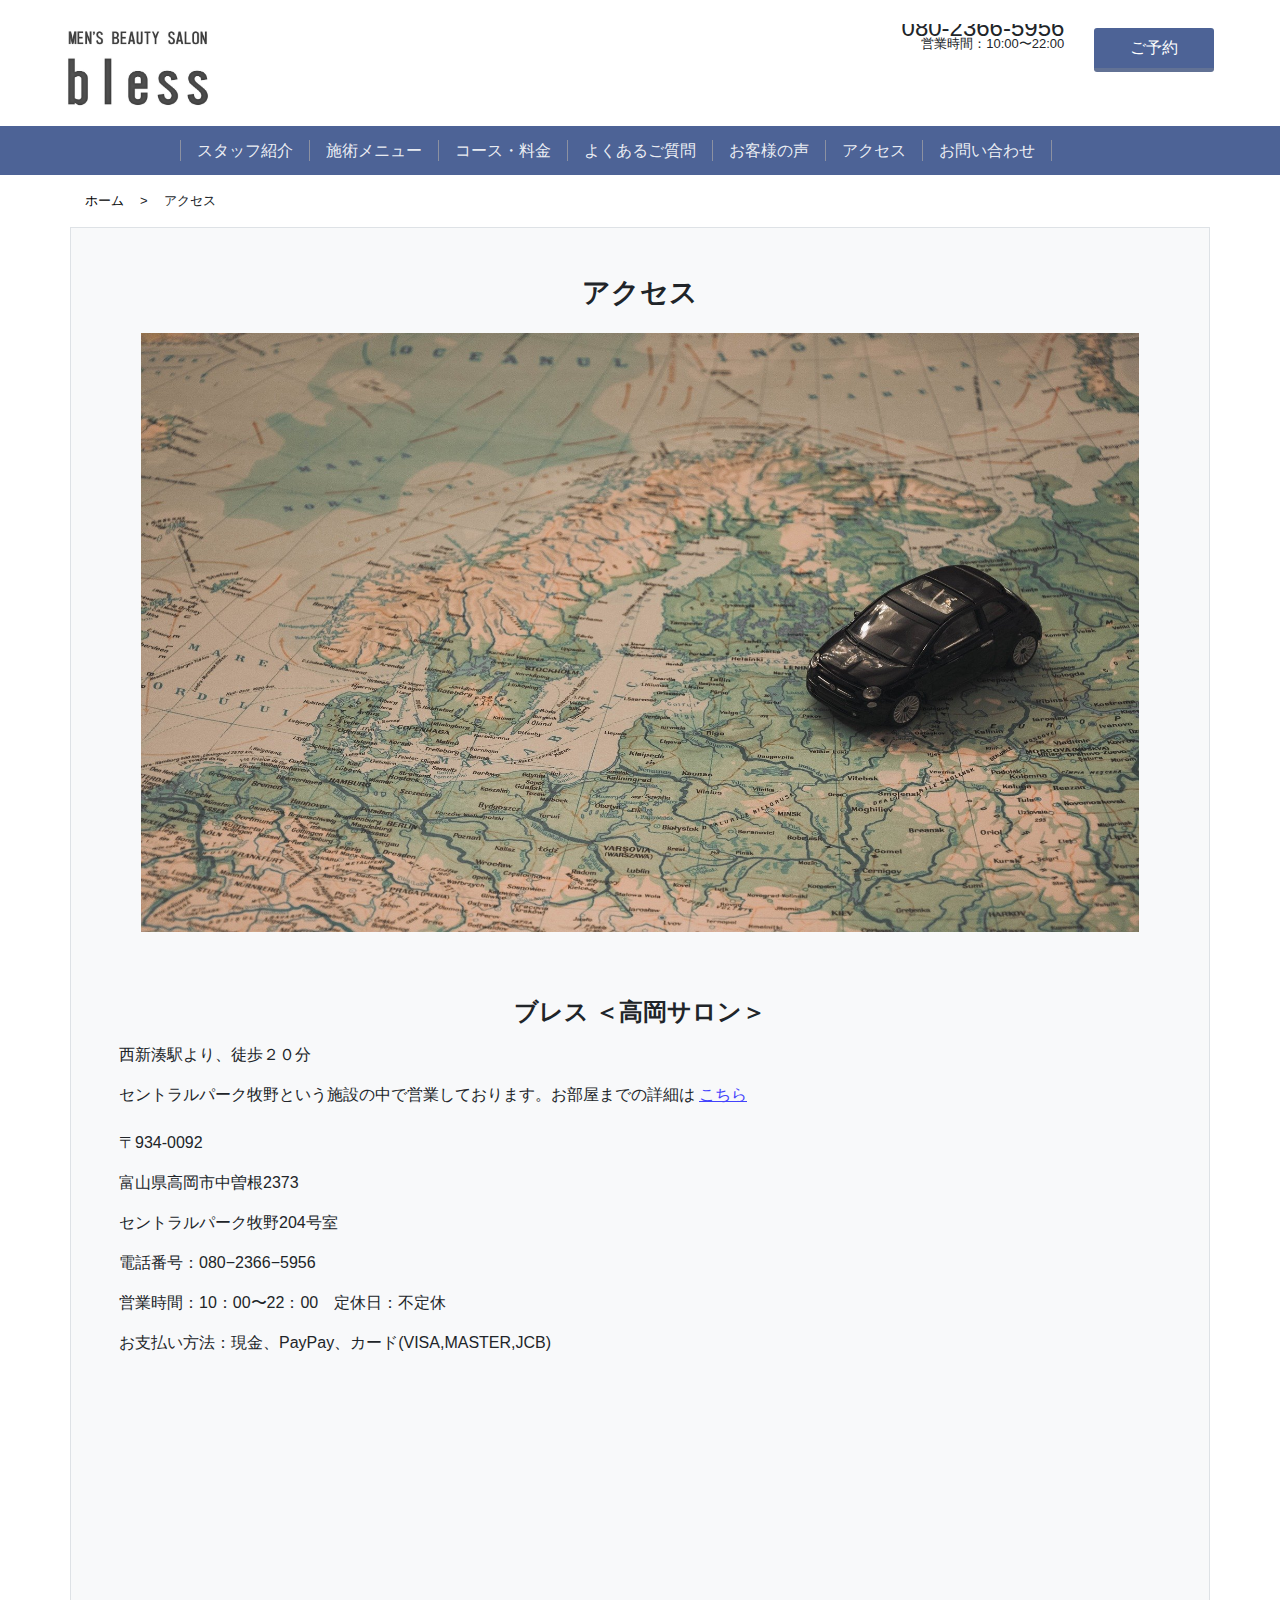
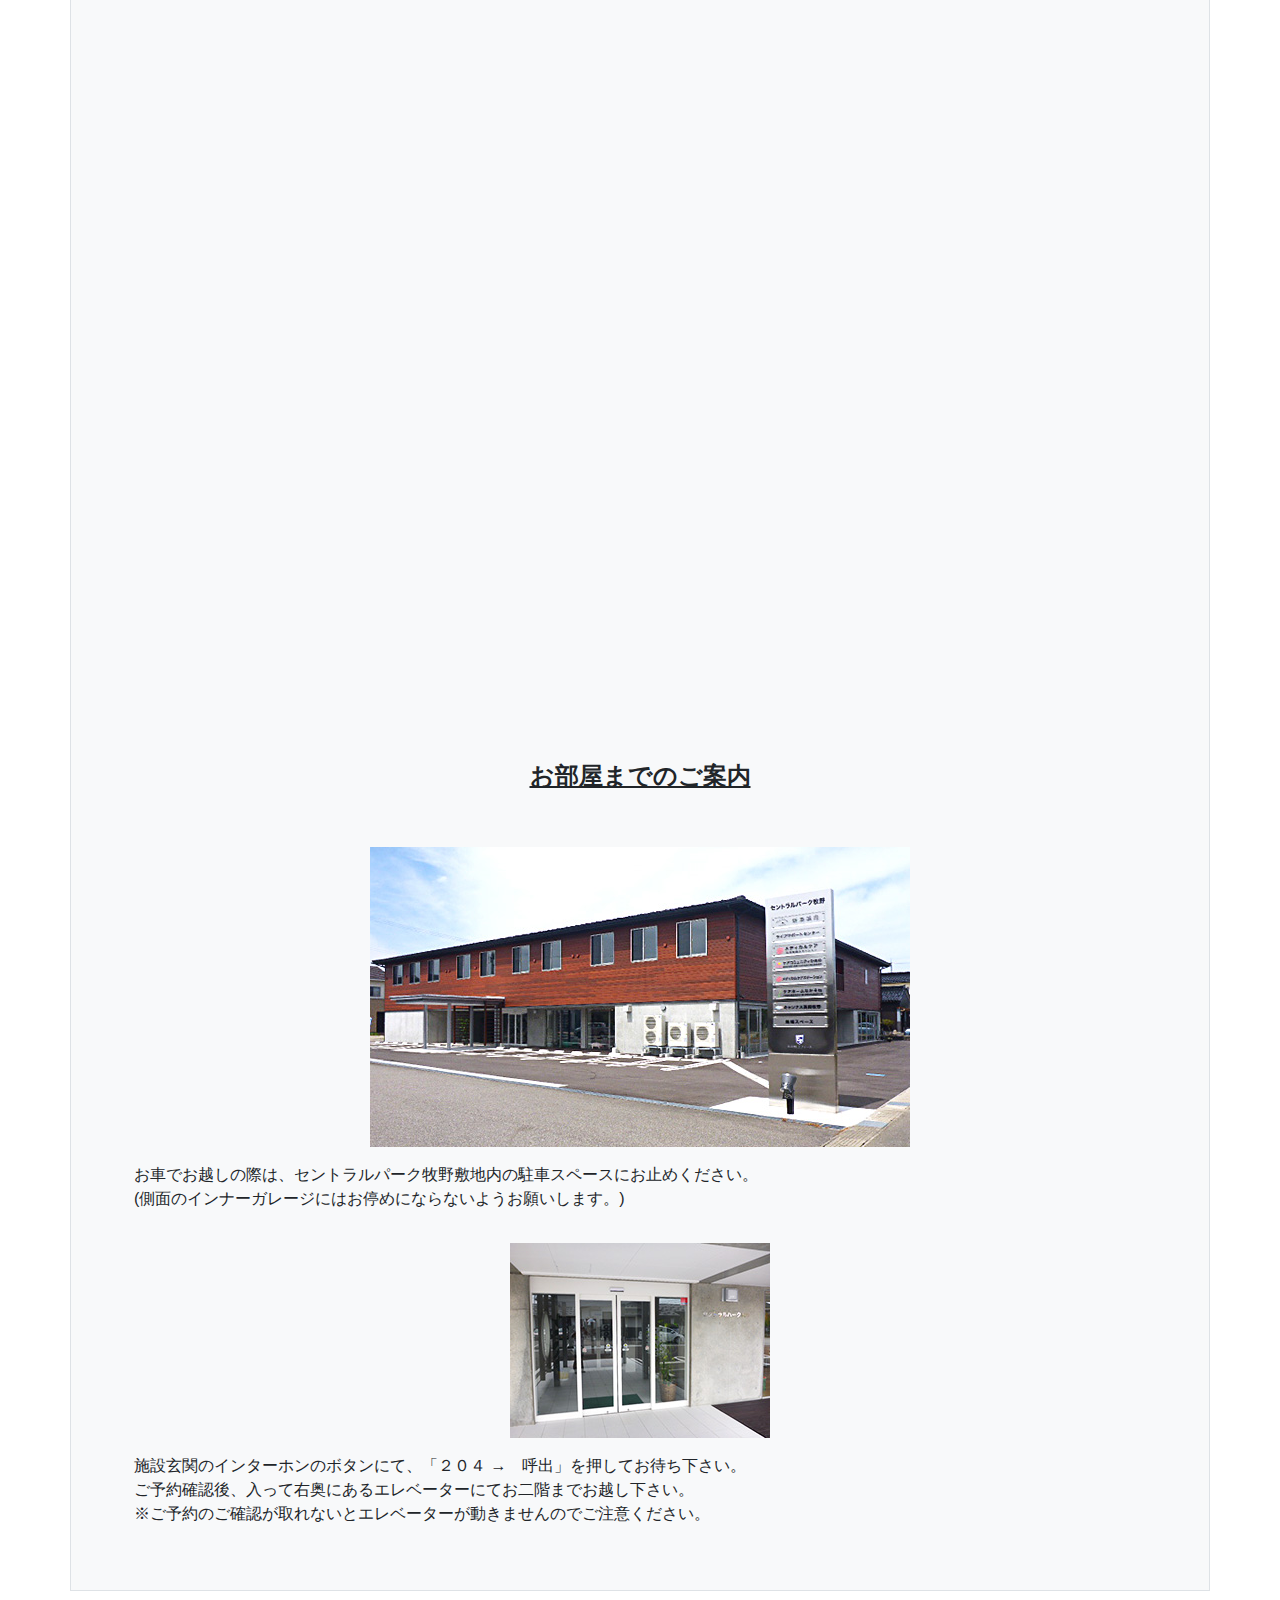
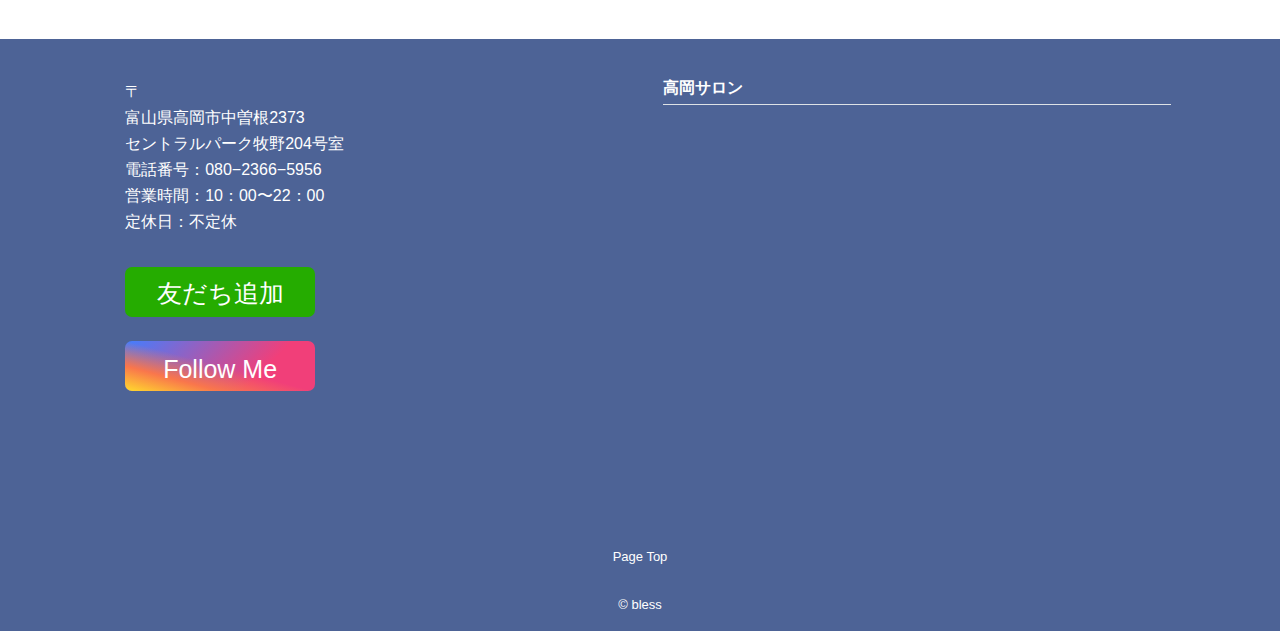
<file: access.html>
<!DOCTYPE html>
<html lang="ja">
<head>
  <meta charset="utf-8">
  <meta name="format-detection" content="telephone=no">
  <title>メンズ脱毛 - bless(ブレス)</title>
  <link rel="stylesheet" href="https://use.fontawesome.com/releases/v5.1.0/css/all.css" integrity="sha384-lKuwvrZot6UHsBSfcMvOkWwlCMgc0TaWr+30HWe3a4ltaBwTZhyTEggF5tJv8tbt" crossorigin="anonymous">
  <meta name="viewport" content="width=device-width, initial-scale=1, shrink-to-fit=no">
  <link rel="stylesheet" href="index.css">
  <link rel="stylesheet" href="css/bootstrap.min.css">
  <link rel="stylesheet" href="index2.css">
</head>
<body>　

  <div id="wrap">

  <!-- scroll navbar -->
  <div class="navber" id="page-top">
    <nav class="navbar navbar-expand-sm navbar-dark bg-dark my-3-3 mb-3">
      <button class="navbar-toggler menu-btn js__btn" type="button" data-toggle="collapse" data-target="#navbarNav4" aria-controls="navbarNav4" aria-expanded="false" aria-label="Toggle navigation">
          <span class="navbar-toggler-icon"></span>
      </button>
      <!-- bless　ホームボタン -->
      <a style="font-size: xx-large;font-family: cursive;" class="navbar-brand pl-5" href="index.html">bress</a>
      <!-- 選択画面 -->
      <div class="collapse navbar-collapse justify-content-end">
          <ul class="navbar-nav mr-5">
              <li class="nav-item pr-3">
                  <a class="nav-link" href="course.html">コース・料金</a>
              </li>
              <li class="nav-item pr-3">
                  <a class="nav-link" href="access.html">アクセス</a>
              </li>
              <li class="nav-item pr-3">
                  <a class="nav-link" href="reserve.html">ご予約フォーム</a>
              </li>
          </ul>
      </div>
  </nav>
  </div>

  <div class="header">
    <div class="container-filud">
      <div class="row pl-3">
        <div class="list-header"></div>
        <div class="col-lg-3 col head-icon-list" style="line-height:0.7em;">
          <a href="index.html" class="text-center">
            <img class="img-fluid top-img mx-5" src="bless1.png" alt="">
        </a>
        </div>

        <div class="col text-right py-1 list-header" style="line-height: 0em;">
          <p class="" style="font-size:150%;"><i class="fa fa-phone reverse" style="color: rgb(21, 59, 141);"></i> 080-2366-5956</p>
          <p class="" style="font-size: small;">営業時間：10:00〜22:00</p>
        </div>
        <div class="col-1 py-1 list-header">
          <a href="reserve.html" class="btn-square">ご予約</a>
        </div>
        <div class="col-1 list-header">
        </div>
        <div class="col icon text-right" style="color:  black;">
          <a href="tel:08023665956" class="tel"><i class="fa fa-phone-square px-2" style="font-size:300%;"></i></a>
          <i class="fa fa-bars px-2 menu-btn js__btn" style="font-size:300%;"></i><!-- 開閉用ボタン -->
        </div>
        <div class="col-1 icon"></div>
      </div>
    </div>
  </div>

  <!-- モーダルメニュー -->
  <div class="container-filud">
    <div class="row">
      <div class="col-6">

          <nav class="menu modai-fixed" id="js__nav">
          <ul>
              <li><a class="modal-menu" href="staff.html">スタッフ紹介</a></li>
              <li><a class="modal-menu" href="treatment.html">施術メニュー</a></li>
              <li><a class="modal-menu" href="course.html">コース・料金</a></li>
              <li><a class="modal-menu" href="question.html">よくあるご質問</a></li>
              <li><a class="modal-menu" href="customer.html">お客様の声</a></li>
              <li><a class="modal-menu" href="access.html">アクセス</a></li>
              <li><a class="modal-menu" href="infrom.html">お問い合わせ</a></li>
          </ul>
          <br><p class="modai-close" style="color: white;cursor: pointer;">CLOSE</p>
          </nav>
    </div>
  </div>
</div>





<!-- navbar -->
<div class="container-filud">
  <div class="row">
    <div class="col-12 list">
<nav class="navbar navbar-expand-sm navbar-light bg py-1" style="background-color: #4d6396;">
  <button class="navbar-toggler" type="button" data-toggle="collapse" data-target="#navbarNav4" aria-controls="navbarNav4" aria-expanded="false" aria-label="Toggle navigation">
      <span class="navbar-toggler-icon"></span>
  </button>

  <!-- 選択画面 -->
  <div class="collapse navbar-collapse justify-content-center">
      <ul class="navbar-nav mr-5 nav-border">


        <!-- ドロップダウンリスト -->
          <!-- <li class="nav-item　dropdown px-3">
            <a class="nav-link dropdown-toggle" href="#" id="navbarDropdown" role="button" data-toggle="dropdown" aria-haspopup="true" aria-expanded="false">ブレスについて</a>
          <div class="dropdown-menu" aria-labelledby="navbarDropdown">
            <a href="#" class="nav-link dropdown-toggle" id="navbarDropdown" role="button" aria-haspopup="true" aria-expanded="false">
            <a class="dropdown-item" href="#">スタッフ紹介</a>
          </div>-->

        </li>
        <li class="nav-item px-2">
            <a class="nav-link" href="staff.html">スタッフ紹介</a>
        </li>
            </li>
          <li class="nav-item px-2">
              <a class="nav-link" href="treatment.html">施術メニュー</a>
          </li>
          <li class="nav-item px-2">
              <a class="nav-link" href="course.html">コース・料金</a>
          </li>
          <li class="nav-item px-2">
            <a class="nav-link" href="question.html">よくあるご質問</a>
        </li>
          <li class="nav-item px-2">
            <a class="nav-link" href="customer.html">お客様の声</a>
        </li>
        <li class="nav-item px-2">
            <a class="nav-link" href="access.html">アクセス</a>
        </li>
        <li class="nav-item px-2">
          <a class="nav-link" href="infrom.html">お問い合わせ</a>
      </li>
      </ul>
  </div>
</nav>

    </div>
  </div>
</div>


<!-- カルーセル -->
<!-- <div id="carouselExampleControls" class="carousel slide carousel-fade carousel-text" data-ride="carousel" data-interval="3000" data-pause="hover"> 
  <div class="carousel-inner">
    <div class="carousel-item active">
      <img src="header.jpg" class="d-block w-100" height="500"　alt="">
    </div>
    <div class="carousel-item">
      <img src="img-eye-skincare.jpg" class="d-block w-100" height="500"　alt="">
    </div>
    <div class="carousel-item">
      <img src="img-eye-lymp.jpg" class="d-block w-100" height="500" alt="">
    </div>
  </div>
  <a class="carousel-control-prev" href="#carouselExampleControls" role="button" data-slide="prev">
    <span class="carousel-control-prev-icon" aria-hidden="true"></span>
    <span class="sr-only">Previous</span>
  </a>
  <a class="carousel-control-next" href="#carouselExampleControls" role="button" data-slide="next">
    <span class="carousel-control-next-icon" aria-hidden="true"></span>
    <span class="sr-only">Next</span>
  </a>
</div>-->


  <!-- loop autoplay muted -->




<!-- ホーム＞ -->
<div class="container">
  <div class="row">
    <div class="col-12 d-flex pt-3" style="font-size: small;">
      <a href="index.html"><i class="fa fa-home"></i> ホーム</a><p class="pl-3">></p><p class="pl-3">アクセス</p>
    </div>
  </div>
</div>




<!-- アクセスフォーム -->
<div class="container mb-5 bg-light">
    <div class="row border ">
      <div class="col-12">
  
      </div>
  <div class="col-12 pt-5 pb-3">
    <h3 class="text-center yugo">アクセス</h3>
  </div>
  
  <div class="col-12 text-center">
    <img class="img" width="90%" height="90%" src="holidays-1283014_1920.jpg">
  </div>
  
  <div class="col-12 text-center">
      <h4 class="yugo">ブレス ＜高岡サロン＞</h4>
  </div>

  <div class="col-12 pl-5 py-2">
      <p>西新湊駅より、徒歩２０分</p>
      <p>セントラルパーク牧野という施設の中で営業しております。お部屋までの詳細は<a href="#access-room" class="px-1" style="text-decoration: underline;color: rgb(67, 67, 252);">こちら </a></p>
  </div>
  <div class="col-12 pl-5">
    <p>〒934-0092</p>
    <p>富山県高岡市中曽根2373</p>
    <p>セントラルパーク牧野204号室</p>
    <p>電話番号：080−2366−5956</p>
    <p>営業時間：10：00〜22：00　定休日：不定休</p>
    <p>お支払い方法：現金、PayPay、カード(VISA,MASTER,JCB)</p>
  </div>
  

        <!-- google map -->
        <div class="col-lg col-md-10 google-map my-5">
            <div class="embed-responsive embed-responsive-4by3 h-lg-75 mt-3">
                <iframe src="https://www.google.com/maps/embed?pb=!1m18!1m12!1m3!1d3196.0306579892376!2d137.0755331147282!3d36.76983197710927!2m3!1f0!2f0!3f0!3m2!1i1024!2i768!4f13.1!3m3!1m2!1s0x5ff79d538ed88915%3A0x724ea4890c41c5b6!2z44K744Oz44OI44Op44Or44OR44O844Kv54mn6YeO!5e0!3m2!1sja!2sjp!4v1610475948644!5m2!1sja!2sjp" width="600" height="450" frameborder="0" style="border:0;" allowfullscreen="" aria-hidden="false" tabindex="0"></iframe>

            </div>
        </div>


      <!-- お部屋までのご案内 -->
        <div class="col-12 text-center py-5">
          <u><h4 class="yugo" id="access-room">お部屋までのご案内</h4></u>
      </div>

      <div class="col-12 text-center">
        <img src="bless.jpg" alt="">
        <p class="text-left pl-5 py-3">お車でお越しの際は、セントラルパーク牧野敷地内の駐車スペースにお止めください。<br>(側面のインナーガレージにはお停めにならないようお願いします。)</p>
      </div>
      <div class="col-12 text-center">
        <img src="bless-room.jpg" alt="">
        <p class="text-left pl-5 pt-3 pb-5">施設玄関のインターホンのボタンにて、「２０４ →　呼出」を押してお待ち下さい。<br>
        ご予約確認後、入って右奥にあるエレベーターにてお二階までお越し下さい。<br>※ご予約のご確認が取れないとエレベーターが動きませんのでご注意ください。</p>
      </div>
      



  </div>







  </div>




<!-- footer -->
<div class="container-filud h-100" style="background-color: #4d6396;color: white;color: white;">
  <div class="row pt-5">
    <div class="col-1 hidden-md"></div>
    <div class="col-lg col-md-11 ml-3" style="line-height: 10px;">
      <p>〒</p>
      <p>富山県高岡市中曽根2373</p>
      <p>セントラルパーク牧野204号室</p>
      <p>電話番号：080−2366−5956</p>
      <p>営業時間：10：00〜22：00</p>
      <p>定休日：不定休</p>

      <!-- Line insta -->
      <a href="https://line.me/ti/p/muXA9NWz7R" class="btn-social-long-line my-4">
        <i class="fab fa-line"></i> <span>友だち追加</span>
      </a>

      <br><a href="https://www.instagram.com/=badge" class="btn-social-long-insta">
        <i class="fab fa-instagram"></i> <span>Follow Me</span>
      </a>

    </div>
    <!-- google map -->
    <div class="col-lg col-md-10 google-map">
      <div class="border-bottom"><p style="font-weight: bold;line-height: 10%;">高岡サロン</p></div>
      <div class="embed-responsive embed-responsive-4by3 h-lg-75 mt-3">
        <iframe src="https://www.google.com/maps/embed?pb=!1m18!1m12!1m3!1d3196.0306579892376!2d137.0755331147282!3d36.76983197710927!2m3!1f0!2f0!3f0!3m2!1i1024!2i768!4f13.1!3m3!1m2!1s0x5ff79d538ed88915%3A0x724ea4890c41c5b6!2z44K744Oz44OI44Op44Or44OR44O844Kv54mn6YeO!5e0!3m2!1sja!2sjp!4v1610475948644!5m2!1sja!2sjp" width="600" height="450" frameborder="0" style="border:0;" allowfullscreen="" aria-hidden="false" tabindex="0"></iframe>

        <!-- ここに iframe 要素を挿入 -->
      </div>

    </div>
    <div class="col-1"></div>
  </div>

  <div class="row">
    <div class="col text-center pt-5" style="font-size: small;line-height: 100%;">
      <a href="#" style="color: white;">
      <i class="fas fa-angle-up" style="vertical-align:super;"></i>
      <p>Page Top</p>
    </a>
    </div>
  </div>

  <div class="row">
    <div class="col text-center mt-3" style="font-size: small;">
      <a href="index.html" style="color: white;">
      <p>© bless</p>
      </a>
    </div>
  </div>

</div>

<!-- wrap -->
</div>

<script type="text/javascript" src="js/jquery-3.5.1.min.js"></script>
<script type="text/javascript" src="js/bootstrap.bundle.min.js"></script>
<script type="text/javascript" src="index.js"></script>

</body>
</html>
</file>
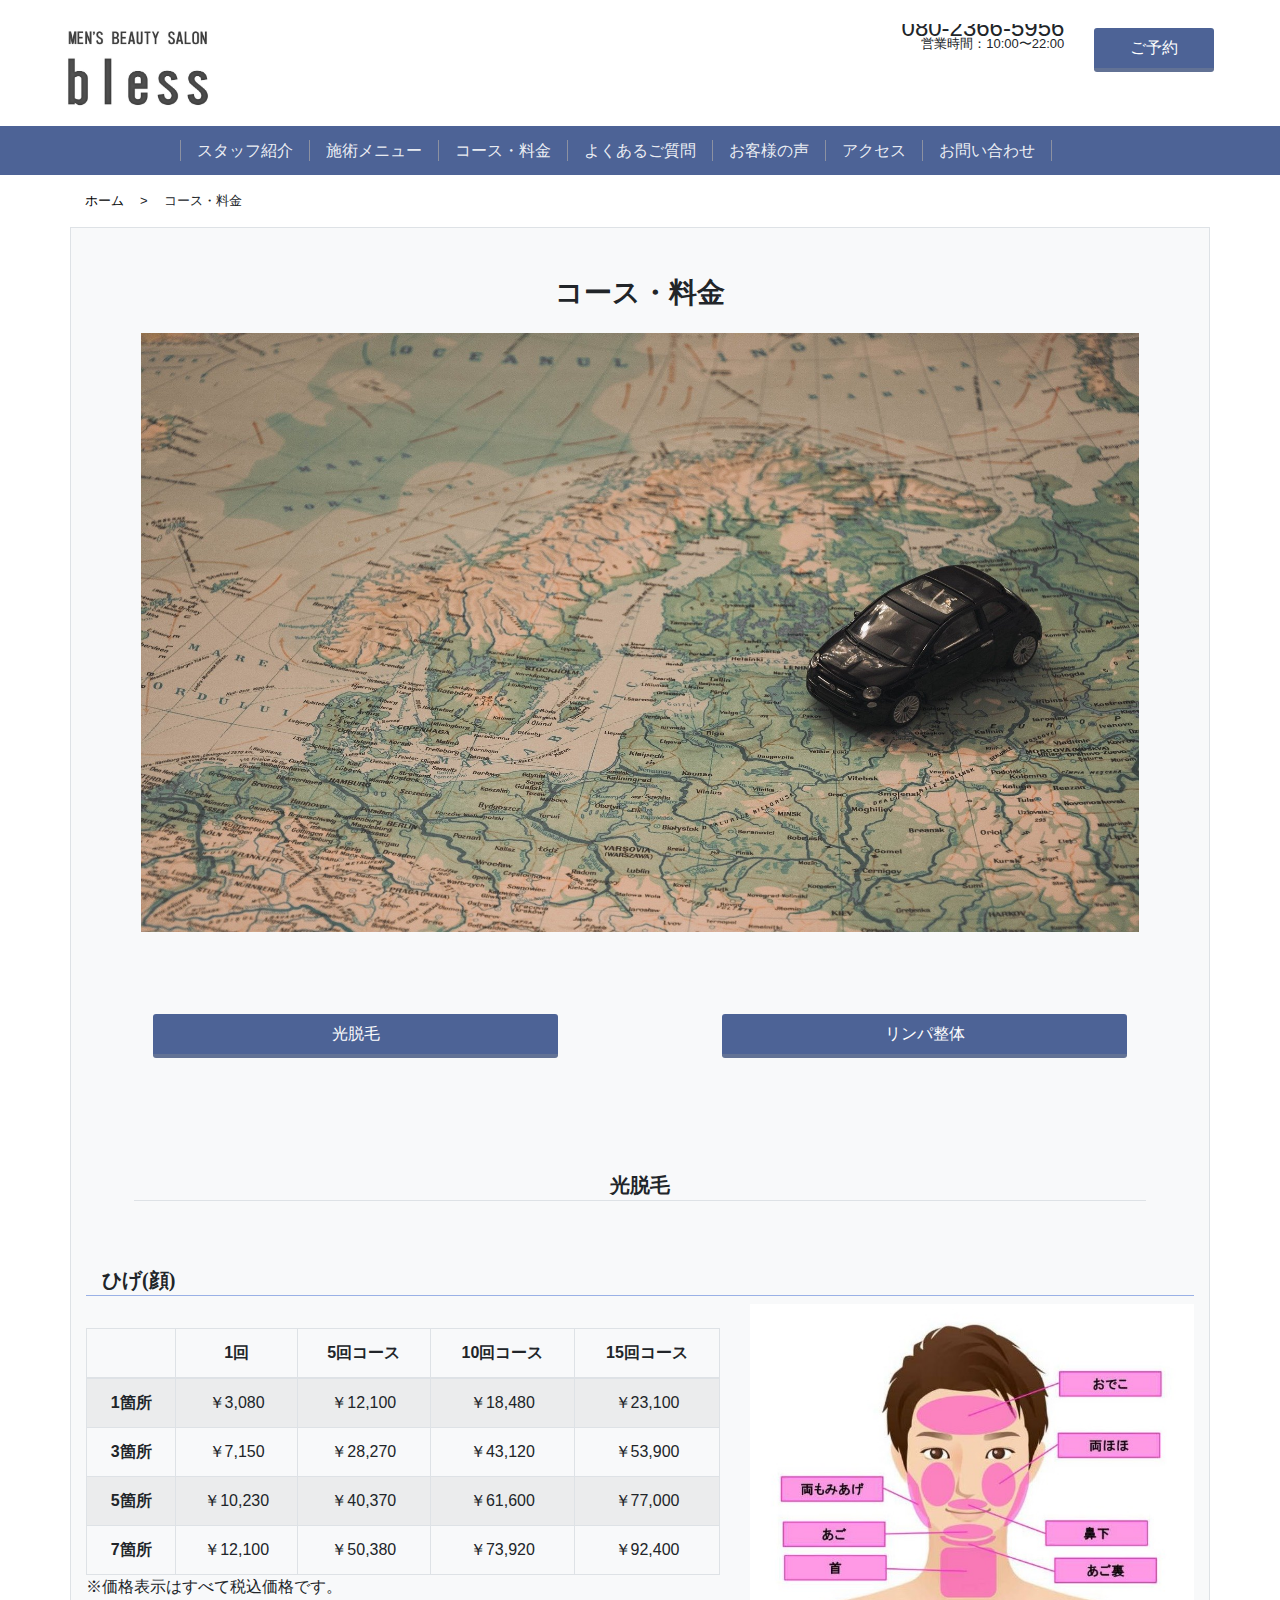
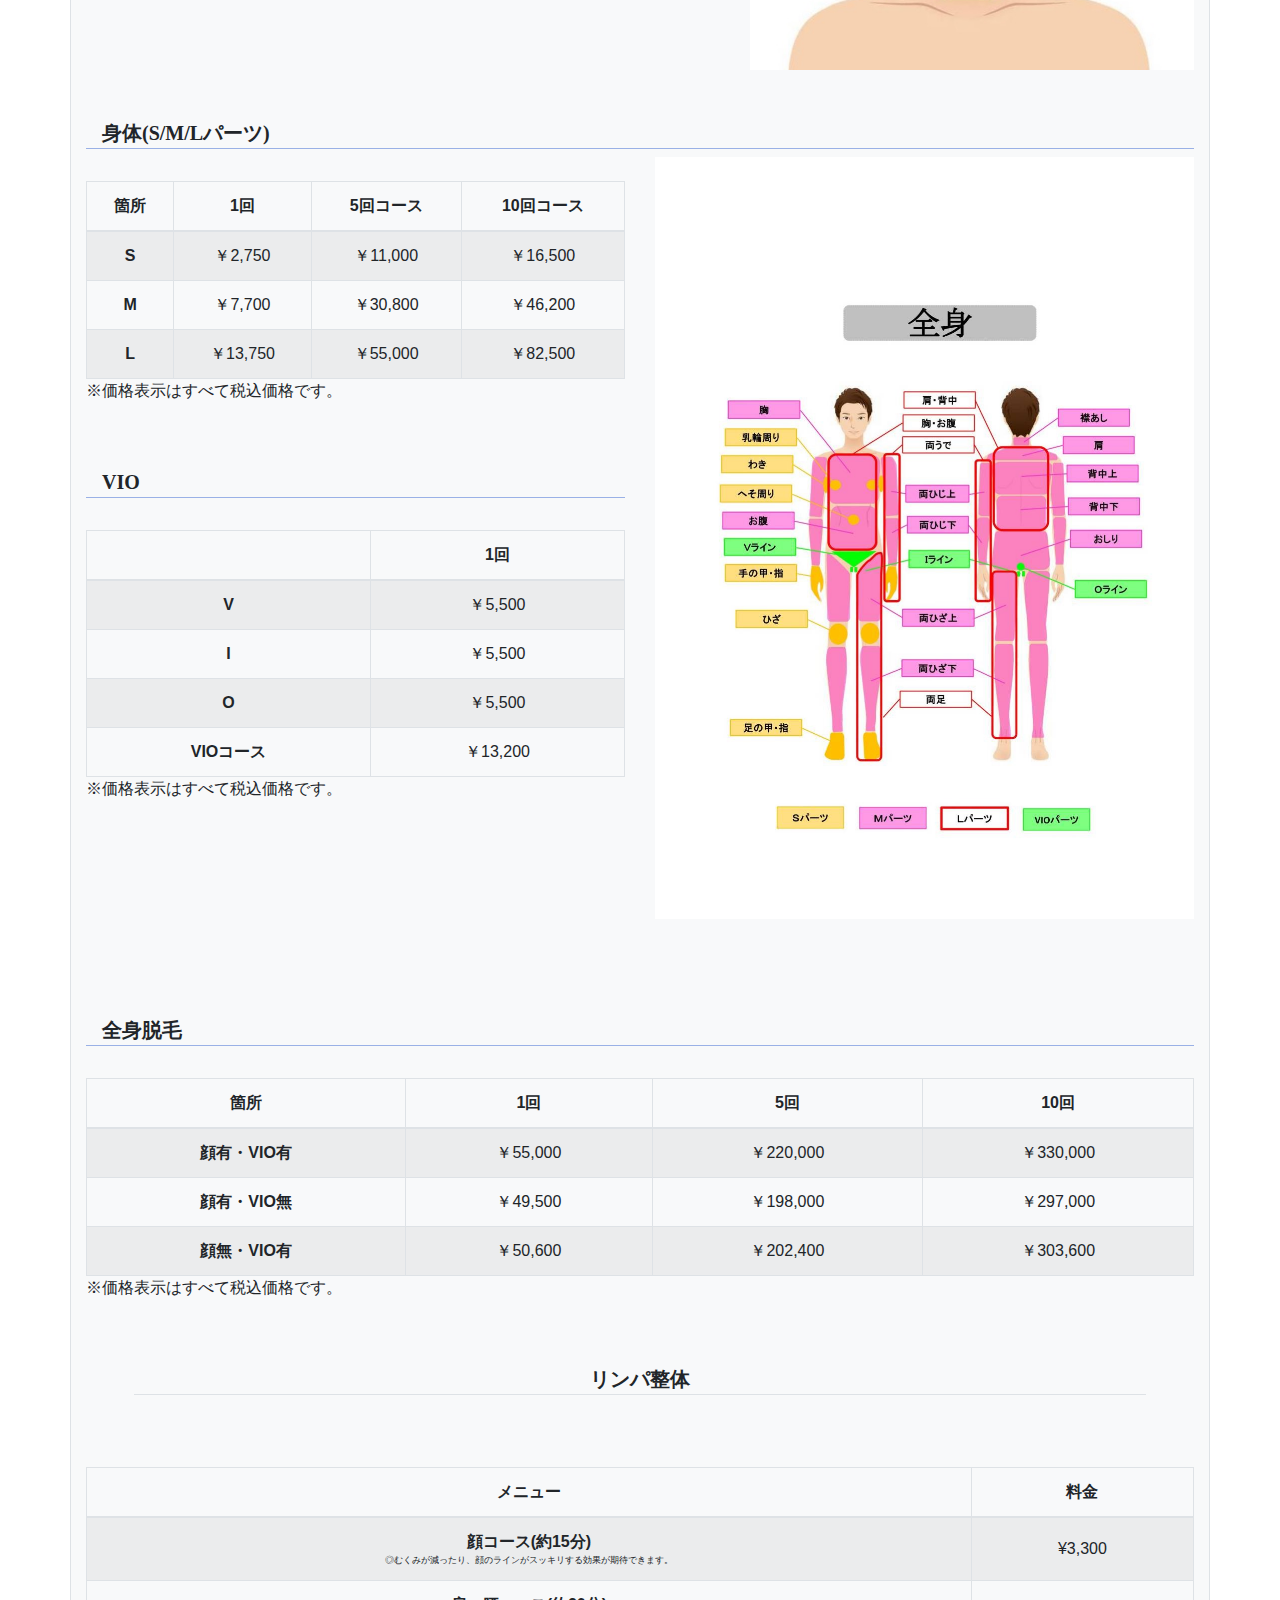
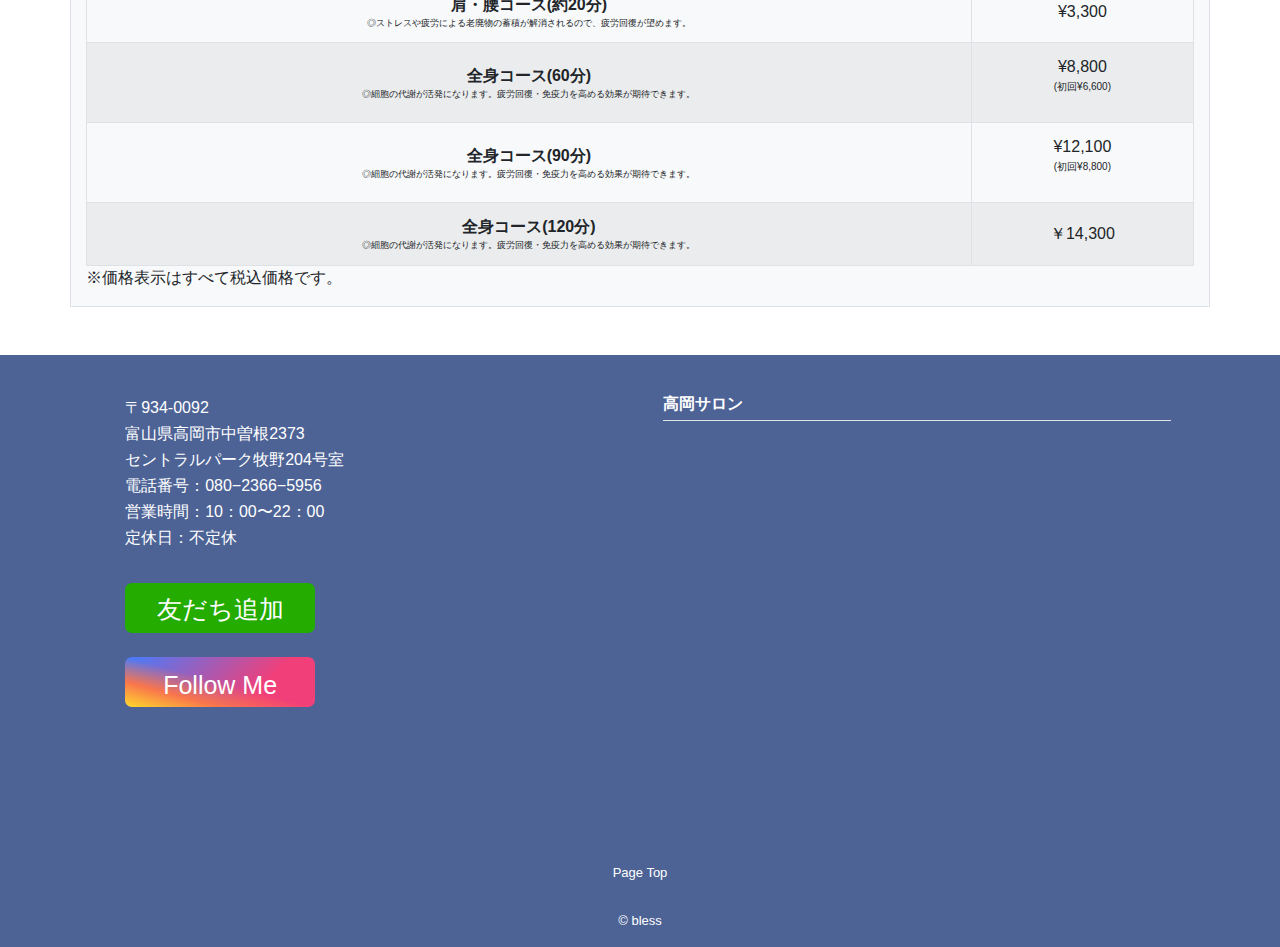
<file: course.html>
<!DOCTYPE html>
<html lang="ja">
<head>
  <meta charset="utf-8">
  <meta name="format-detection" content="telephone=no">
  <title>メンズ脱毛 - bless(ブレス)</title>
  <link rel="stylesheet" href="https://use.fontawesome.com/releases/v5.1.0/css/all.css" integrity="sha384-lKuwvrZot6UHsBSfcMvOkWwlCMgc0TaWr+30HWe3a4ltaBwTZhyTEggF5tJv8tbt" crossorigin="anonymous">
  <meta name="viewport" content="width=device-width, initial-scale=1, shrink-to-fit=no">
  <link rel="stylesheet" href="index.css">
  <link rel="stylesheet" href="css/bootstrap.min.css">
  <link rel="stylesheet" href="index2.css">
</head>
<body>　

  <div id="wrap">

  <!-- scroll navbar -->
  <div class="navber" id="page-top">
    <nav class="navbar navbar-expand-sm navbar-dark bg-dark my-3-3 mb-3">
      <button class="navbar-toggler menu-btn js__btn" type="button" data-toggle="collapse" data-target="#navbarNav4" aria-controls="navbarNav4" aria-expanded="false" aria-label="Toggle navigation">
          <span class="navbar-toggler-icon"></span>
      </button>
      <!-- bless　ホームボタン -->
      <a style="font-size: xx-large;font-family: cursive;" class="navbar-brand pl-5" href="index.html">bress</a>
      <!-- 選択画面 -->
      <div class="collapse navbar-collapse justify-content-end">
          <ul class="navbar-nav mr-5">
              <li class="nav-item pr-3">
                  <a class="nav-link" href="course.html">コース・料金</a>
              </li>
              <li class="nav-item pr-3">
                  <a class="nav-link" href="access.html">アクセス</a>
              </li>
              <li class="nav-item pr-3">
                  <a class="nav-link" href="reserve.html">ご予約フォーム</a>
              </li>
          </ul>
      </div>
  </nav>
  </div>

  <div class="header">
    <div class="container-filud">
      <div class="row pl-3">
        <div class="list-header"></div>
        <div class="col-lg-3 col head-icon-list" style="line-height:0.7em;">
          <a href="index.html" class="text-center">
            <img class="img-fluid top-img mx-5" src="bless1.png" alt="">
        </a>
        </div>

        <div class="col text-right py-1 list-header" style="line-height: 0em;">
          <p class="" style="font-size:150%;"><i class="fa fa-phone reverse" style="color: rgb(21, 59, 141);"></i> 080-2366-5956</p>
          <p class="" style="font-size: small;">営業時間：10:00〜22:00</p>
        </div>
        <div class="col-1 py-1 list-header">
          <a href="reserve.html" class="btn-square">ご予約</a>
        </div>
        <div class="col-1 list-header">
        </div>
        <div class="col icon text-right" style="color:  black;">
          <a href="tel:08023665956" class="tel"><i class="fa fa-phone-square px-2" style="font-size:300%;"></i></a>
          <i class="fa fa-bars px-2 menu-btn js__btn" style="font-size:300%;"></i><!-- 開閉用ボタン -->
        </div>
        <div class="col-1 icon"></div>
      </div>
    </div>
  </div>

  <!-- モーダルメニュー -->
  <div class="container-filud">
    <div class="row">
      <div class="col-6">

          <nav class="menu modai-fixed" id="js__nav">
          <ul>
              <li><a class="modal-menu" href="staff.html">スタッフ紹介</a></li>
              <li><a class="modal-menu" href="treatment.html">施術メニュー</a></li>
              <li><a class="modal-menu" href="course.html">コース・料金</a></li>
              <li><a class="modal-menu" href="question.html">よくあるご質問</a></li>
              <li><a class="modal-menu" href="customer.html">お客様の声</a></li>
              <li><a class="modal-menu" href="access.html">アクセス</a></li>
              <li><a class="modal-menu" href="infrom.html">お問い合わせ</a></li>
          </ul>
          <br><p class="modai-close" style="color: white;cursor: pointer;">CLOSE</p>
          </nav>
    </div>
  </div>
</div>





<!-- navbar -->
<div class="container-filud">
  <div class="row">
    <div class="col-12 list">
<nav class="navbar navbar-expand-sm navbar-light bg py-1" style="background-color: #4d6396;">
  <button class="navbar-toggler" type="button" data-toggle="collapse" data-target="#navbarNav4" aria-controls="navbarNav4" aria-expanded="false" aria-label="Toggle navigation">
      <span class="navbar-toggler-icon"></span>
  </button>

  <!-- 選択画面 -->
  <div class="collapse navbar-collapse justify-content-center">
      <ul class="navbar-nav mr-5 nav-border">


        <!-- ドロップダウンリスト -->
          <!-- <li class="nav-item　dropdown px-3">
            <a class="nav-link dropdown-toggle" href="#" id="navbarDropdown" role="button" data-toggle="dropdown" aria-haspopup="true" aria-expanded="false">ブレスについて</a>
          <div class="dropdown-menu" aria-labelledby="navbarDropdown">
            <a href="#" class="nav-link dropdown-toggle" id="navbarDropdown" role="button" aria-haspopup="true" aria-expanded="false">
            <a class="dropdown-item" href="#">スタッフ紹介</a>
          </div>-->

        </li>
        <li class="nav-item px-2">
            <a class="nav-link" href="staff.html">スタッフ紹介</a>
        </li>
            </li>
          <li class="nav-item px-2">
              <a class="nav-link" href="treatment.html">施術メニュー</a>
          </li>
          <li class="nav-item px-2">
              <a class="nav-link" href="course.html">コース・料金</a>
          </li>
          <li class="nav-item px-2">
            <a class="nav-link" href="question.html">よくあるご質問</a>
        </li>
          <li class="nav-item px-2">
            <a class="nav-link" href="customer.html">お客様の声</a>
        </li>
        <li class="nav-item px-2">
            <a class="nav-link" href="access.html">アクセス</a>
        </li>
        <li class="nav-item px-2">
          <a class="nav-link" href="infrom.html">お問い合わせ</a>
      </li>
      </ul>
  </div>
</nav>

    </div>
  </div>
</div>



<!-- カルーセル -->
<!-- <div id="carouselExampleControls" class="carousel slide carousel-fade carousel-text" data-ride="carousel" data-interval="3000" data-pause="hover"> 
  <div class="carousel-inner">
    <div class="carousel-item active">
      <img src="header.jpg" class="d-block w-100" height="500"　alt="">
    </div>
    <div class="carousel-item">
      <img src="img-eye-skincare.jpg" class="d-block w-100" height="500"　alt="">
    </div>
    <div class="carousel-item">
      <img src="img-eye-lymp.jpg" class="d-block w-100" height="500" alt="">
    </div>
  </div>
  <a class="carousel-control-prev" href="#carouselExampleControls" role="button" data-slide="prev">
    <span class="carousel-control-prev-icon" aria-hidden="true"></span>
    <span class="sr-only">Previous</span>
  </a>
  <a class="carousel-control-next" href="#carouselExampleControls" role="button" data-slide="next">
    <span class="carousel-control-next-icon" aria-hidden="true"></span>
    <span class="sr-only">Next</span>
  </a>
</div>-->


  <!-- loop autoplay muted -->





<!-- ホーム＞ -->
<div class="container">
  <div class="row">
    <div class="col-12 d-flex pt-3" style="font-size: small;">
      <a href="index.html"><i class="fa fa-home"></i> ホーム</a><p class="pl-3">></p><p class="pl-3">コース・料金</p>
    </div>
  </div>
</div>




<!-- コース・料金フォーム -->
<div class="container mb-5 bg-light">
  <div class="row border">

    <div class="col-12 pt-5 pb-3">
      <h3 class="text-center yugo">コース・料金</h3>
    </div>

    <div class="col-12 text-center">
      <img class="img" width="90%" height="90%" src="holidays-1283014_1920.jpg">
    </div>

    <div class="col-md-6 col-sm-12 text-center my-3">
      <a href="#datumou-course" class="btn-square w-75">光脱毛</a>
    </div>

    <div class="col-md col-sm-12 text-center my-3">
      <a href="#lymp-course" class="btn-square w-75">リンパ整体</a>
    </div>

    <div class="col-12 text-center pt-5 mt-5" id="datumou-course">
      <h5 class="yugo line-height border-bottom mx-5 mb-5">光脱毛</h5>
    </div>

    <div class="col-12 pt-3">
      <h5 class="yugo line-height pl-3" style="border-bottom:solid 1px;border-color: #9ab1e6 ;">ひげ(顔)</h5>
    </div>


    <div class="col-12 col-lg-7 text-center table-responsive">　<!-- table-responsive tableを横スクロールさせる -->
      <table class="table table-bordered table-striped table-condensed m-0 p-0">
        <thead>
            <tr>
                <th></th>
                <th>1回</th>
                <th>5回コース</th>
                <th>10回コース</th>
                <th>15回コース</th>
            </tr>
        </thead>
        <tbody>
            <tr>
                <th>1箇所</th>
                <td>￥3,080</td>
                <td>￥12,100</td>
                <td>￥18,480</td>
                <td>￥23,100</td>
            </tr>
            <tr>
              <th>3箇所</th>
              <td>￥7,150</td>
              <td>￥28,270</td>
              <td>￥43,120</td>
              <td>￥53,900</td>
            </tr>
            <tr>
              <th>5箇所</th>
              <td>￥10,230</td>
              <td>￥40,370</td>
              <td>￥61,600</td>
              <td>￥77,000</td>
          </tr>
          <tr>
            <th>7箇所</th>
            <td>￥12,100</td>
            <td>￥50,380</td>
            <td>￥73,920</td>
            <td>￥92,400</td>
          </tr>
        </tbody>
    </table>
    <p class="text-left">※価格表示はすべて税込価格です。</p>
    
    </div>
    
    <div class="col-lg-5">
      <img class="img-fluid d-block mx-auto hige_img" src="hige.jpg" alt="">
    </div>


    <!-- 全身写真イメージ　PCサイズ用 -->
    <div class="col-12 pt-5">
      <h5 class="yugo line-height pl-3" style="border-bottom:solid 1px;border-color: #9ab1e6 ;">身体(S/M/Lパーツ)</h5>
    </div>


    <div class="col-lg-6 col-12 text-center table-responsive">　<!-- table-responsive tableを横スクロールさせる -->
      <table class="table table-bordered table-striped table-condensed p-0 m-0">
        <thead>
            <tr>
                <th>箇所</th>
                <th>1回</th>
                <th>5回コース</th>
                <th>10回コース</th>
            </tr>
        </thead>
        <tbody>
            <tr>
                <th>S</th>
                <td>￥2,750</td>
                <td>￥11,000</td>
                <td>￥16,500</td>
            </tr>
            <tr>
              <th>M</th>
              <td>￥7,700</td>
              <td>￥30,800</td>
              <td>￥46,200</td>
            </tr>
            <tr>
              <th>L</th>
              <td>￥13,750</td>
              <td>￥55,000</td>
              <td>￥82,500</td>
          </tr>
        </tbody>
    </table>
    <p class="text-left">※価格表示はすべて税込価格です。</p>



    <div class="text-left pt-5 all-img">
      <h5 class="yugo line-height pl-3" style="border-bottom:solid 1px;border-color: #9ab1e6 ;">VIO</h5>
    </div>


    <div class="text-center all-img">　<!-- table-responsive tableを横スクロールさせる -->
      <table class="table table-bordered table-striped table-condensed m-0 p-0">
        <thead>
            <tr>
                <th></th>
                <th>1回</th>
            </tr>
        </thead>
        <tbody>
            <tr>
                <th>V</th>
                <td>￥5,500</td>
            </tr>
            <tr>
              <th>I</th>
              <td>￥5,500</td>
            </tr>
            <tr>
              <th>O</th>
              <td>￥5,500</td>
          </tr>
          <tr>
            <th>VIOコース</th>
            <td>￥13,200</td>
        </tr>
        </tbody>
    </table>
    <p class="text-left">※価格表示はすべて税込価格です。</p>
    </div>
  </div>
  

    <div class="col-lg-6 all-img">
      <img class="img-fluid text-center" src="all.jpg" width="100%" alt="">
    </div>




    <div class="col-12 col-lg-6 pt-5 table-responsive">
      <h5 class="yugo line-height vio-img pl-3" style="border-bottom:solid 1px;border-color: #9ab1e6 ;">VIO</h5>
    </div>


    <div class="col-sm-5 col-md-7 col-12 vio-img text-center">　<!-- table-responsive tableを横スクロールさせる -->
      <table class="table table-bordered table-striped table-condensed m-0">
        <thead>
          <tr>
              <th></th>
              <th>1回</th>
          </tr>
      </thead>
      <tbody>
          <tr>
              <th>V</th>
              <td>￥5,500</td>
          </tr>
          <tr>
            <th>I</th>
            <td>￥5,500</td>
          </tr>
          <tr>
            <th>O</th>
            <td>￥5,500</td>
        </tr>
        <tr>
          <th>VIOコース</th>
          <td>￥13,200</td>
      </tr>
      </tbody>
  </table>
  <p class="text-left">※価格表示はすべて税込価格です。</p>
    </div>

    <div class="col vio-img">
      <img class="img-fluid text-center" src="all.jpg" width="100%" alt="">
    </div>

<!-- ↑全身写真イメージ　PCサイズ用 -->



<div class="col-12 pt-5">
  <h5 class="yugo line-height pl-3" style="border-bottom:solid 1px;border-color: #9ab1e6 ;">全身脱毛</h5>
</div>

    <div class="col text-center table-responsive">　<!-- table-responsive tableを横スクロールさせる -->
      <table class="table table-bordered table-striped table-condensed m-0">
        <thead>
            <tr>
                <th>箇所</th>
                <th>1回</th>
                <th>5回</th>
                <th>10回</th>
            </tr>
        </thead>
        <tbody>
            <tr>
                <th>顔有・VIO有</th>
                <td>￥55,000</td>
                <td>￥220,000</td>
                <td>￥330,000</td>
            </tr>
            <tr>
              <th>顔有・VIO無</th>
              <td>￥49,500</td>
              <td>￥198,000</td>
              <td>￥297,000</td>
            </tr>
            <tr>
              <th>顔無・VIO有</th>
              <td>￥50,600</td>
              <td>￥202,400</td>
              <td>￥303,600</td>
          </tr>
        </tbody>
    </table>
    <p class="text-left">※価格表示はすべて税込価格です。</p>

    </div>


    <div class="col-12 text-center mt-5" id="lymp-course">
      <h5 class="yugo line-height border-bottom mx-5 mb-5">リンパ整体</h5>
    </div>






      <div class="col-12 text-center table-responsive">　<!-- table-responsive tableを横スクロールさせる -->
        <table class="table table-bordered table-striped table-condensed m-0">
          <thead>
              <tr>
                  <th>メニュー</th>
                  <th>料金</th>
              </tr>
          </thead>
          <tbody>
              <tr>
                  <th style="vertical-align: middle;"><p class="m-0">顔コース(約15分)</p><p class="m-0" style="font-size: xx-small;font-weight: normal;">◎むくみが減ったり、顔のラインがスッキリする効果が期待できます。</p></th>
                  <td style="vertical-align: middle;">¥3,300</td>
              </tr>
              <tr>
                <th style="vertical-align: middle;"><p class="m-0">肩・腰コース(約20分)</p><p class="m-0" style="font-size: xx-small;font-weight: normal;">◎ストレスや疲労による老廃物の蓄積が解消されるので、疲労回復が望めます。</p></th>
                <td style="vertical-align: middle;">¥3,300</td>
            </tr>
            <tr>
              <th style="vertical-align: middle;"><p class="m-0">全身コース(60分)</p><p class="m-0" style="font-size: xx-small;font-weight: normal;">◎細胞の代謝が活発になります。疲労回復・免疫力を高める効果が期待できます。</p></th>
              <td><p class="m-0">¥8,800</p><p class="m-0" style="font-size: x-small;font-weight: normal;">(初回¥6,600)<p></td>
          </tr>
              <tr>
                <th style="vertical-align: middle;"><p class="m-0">全身コース(90分)</p><p class="m-0" style="font-size: xx-small;font-weight: normal;">◎細胞の代謝が活発になります。疲労回復・免疫力を高める効果が期待できます。</p></th>
                <td><p class="m-0">¥12,100</p><p class="m-0" style="font-size: x-small;font-weight: normal;">(初回¥8,800)<p></td>
              </tr>
              <tr>
                <th style="vertical-align: middle;"><p class="m-0">全身コース(120分)</p><p class="m-0" style="font-size: xx-small;font-weight: normal;">◎細胞の代謝が活発になります。疲労回復・免疫力を高める効果が期待できます。</p></th>
                <td style="vertical-align: middle;">￥14,300</td>
              </tr>
          </tbody>
      </table>
      <p class="text-left">※価格表示はすべて税込価格です。</p>
      </div>



  </div>
</div>




<!-- footer -->
<div class="container-filud h-100" style="background-color: #4d6396;color: white;color: white;">
  <div class="row pt-5">
    <div class="col-1 hidden-md"></div>
    <div class="col-lg col-md-11 ml-3" style="line-height: 10px;">
      <p>〒934-0092</p>
      <p>富山県高岡市中曽根2373</p>
      <p>セントラルパーク牧野204号室</p>
      <p>電話番号：080−2366−5956</p>
      <p>営業時間：10：00〜22：00</p>
      <p>定休日：不定休</p>

      <!-- Line insta -->
      <a href="https://line.me/ti/p/muXA9NWz7R" class="btn-social-long-line my-4">
        <i class="fab fa-line"></i> <span>友だち追加</span>
      </a>

      <br><a href="https://www.instagram.com/bless_2020.11.17?ref=badge" class="btn-social-long-insta">
        <i class="fab fa-instagram"></i> <span>Follow Me</span>
      </a>

    </div>
    <!-- google map -->
    <div class="col-lg col-md-10 google-map">
      <div class="border-bottom"><p style="font-weight: bold;line-height: 10%;">高岡サロン</p></div>
      <div class="embed-responsive embed-responsive-4by3 h-lg-75 mt-3">
        <iframe src="https://www.google.com/maps/embed?pb=!1m18!1m12!1m3!1d3196.0306579892376!2d137.0755331147282!3d36.76983197710927!2m3!1f0!2f0!3f0!3m2!1i1024!2i768!4f13.1!3m3!1m2!1s0x5ff79d538ed88915%3A0x724ea4890c41c5b6!2z44K744Oz44OI44Op44Or44OR44O844Kv54mn6YeO!5e0!3m2!1sja!2sjp!4v1610475948644!5m2!1sja!2sjp" width="600" height="450" frameborder="0" style="border:0;" allowfullscreen="" aria-hidden="false" tabindex="0"></iframe>

        <!-- ここに iframe 要素を挿入 -->
      </div>

    </div>
    <div class="col-1"></div>
  </div>

  <div class="row">
    <div class="col text-center pt-5" style="font-size: small;line-height: 100%;">
      <a href="#" style="color: white;">
      <i class="fas fa-angle-up" style="vertical-align:super;"></i>
      <p>Page Top</p>
    </a>
    </div>
  </div>

  <div class="row">
    <div class="col text-center mt-3" style="font-size: small;">
      <a href="index.html" style="color: white;">
      <p>© bless</p>
      </a>
    </div>
  </div>

</div>

<!-- wrap -->
</div>

<script type="text/javascript" src="js/jquery-3.5.1.min.js"></script>
<script type="text/javascript" src="js/bootstrap.bundle.min.js"></script>
<script type="text/javascript" src="index.js"></script>

</body>
</html>
</file>
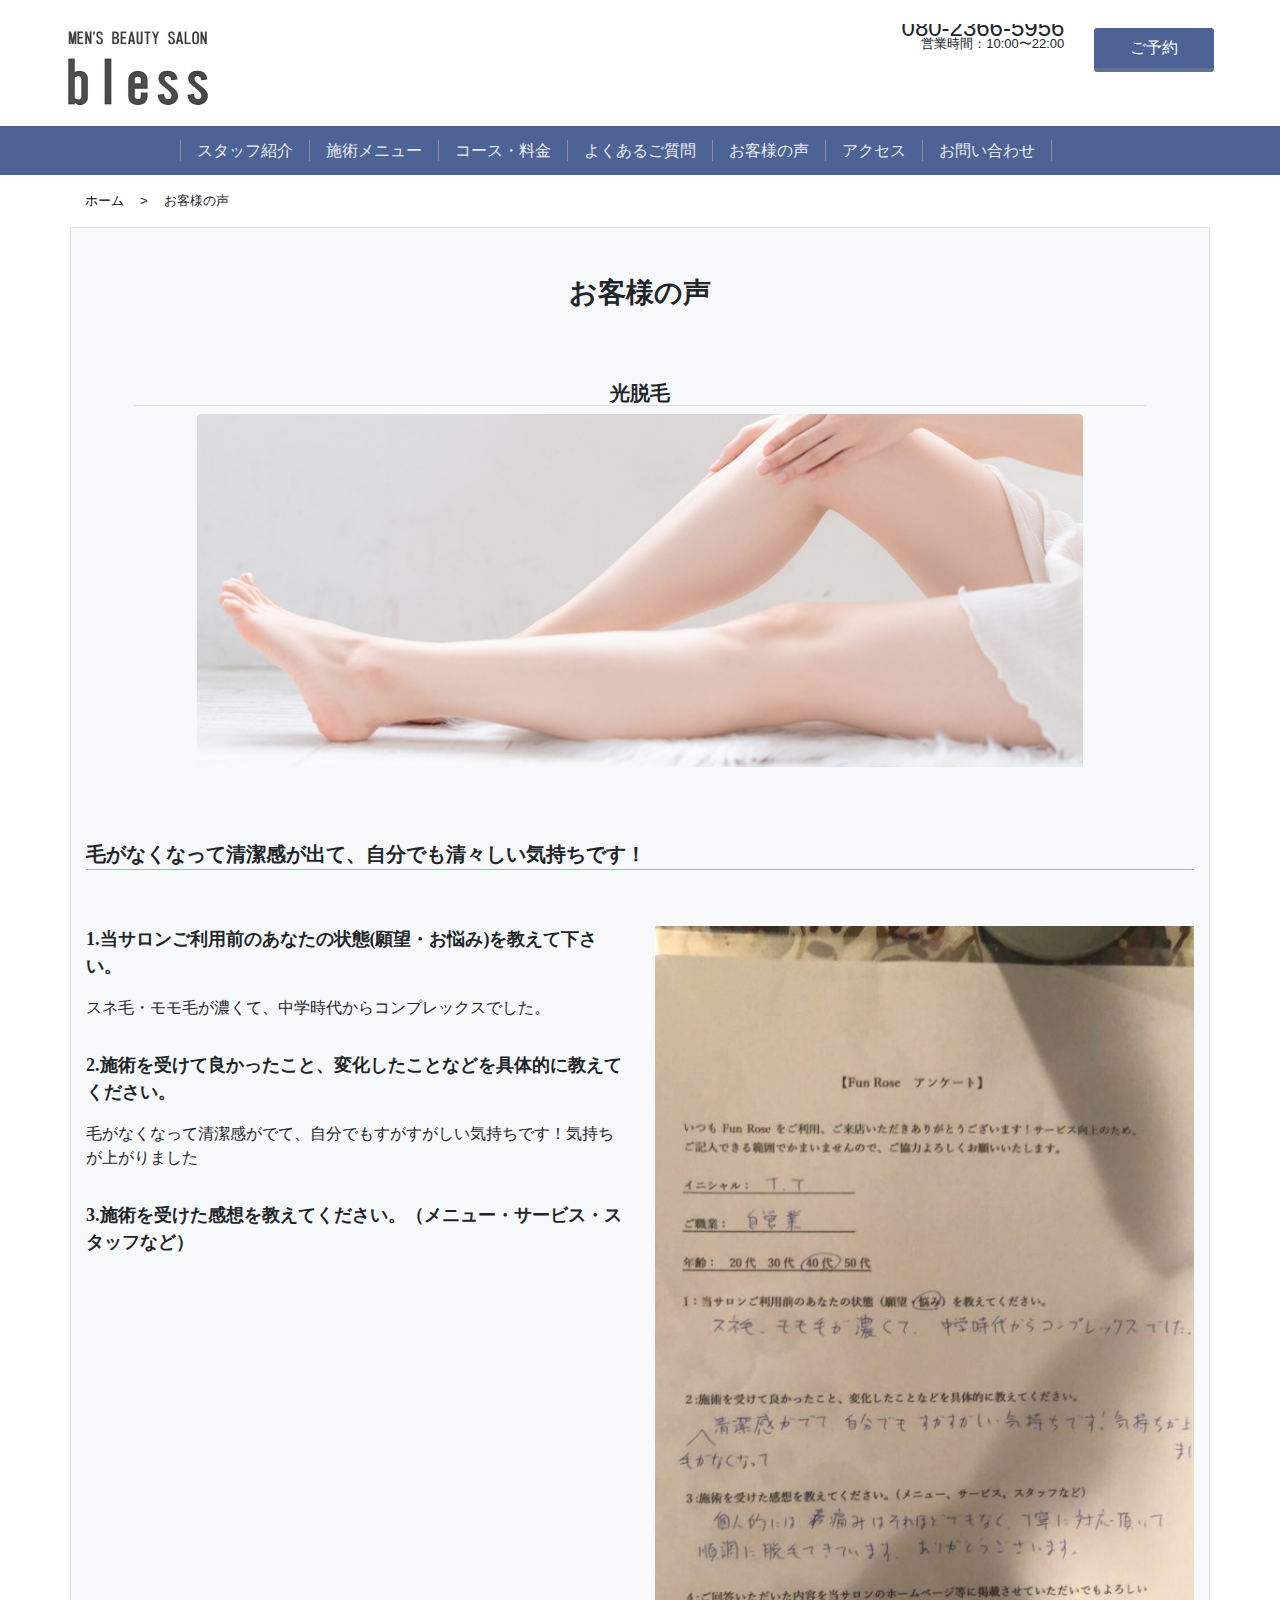
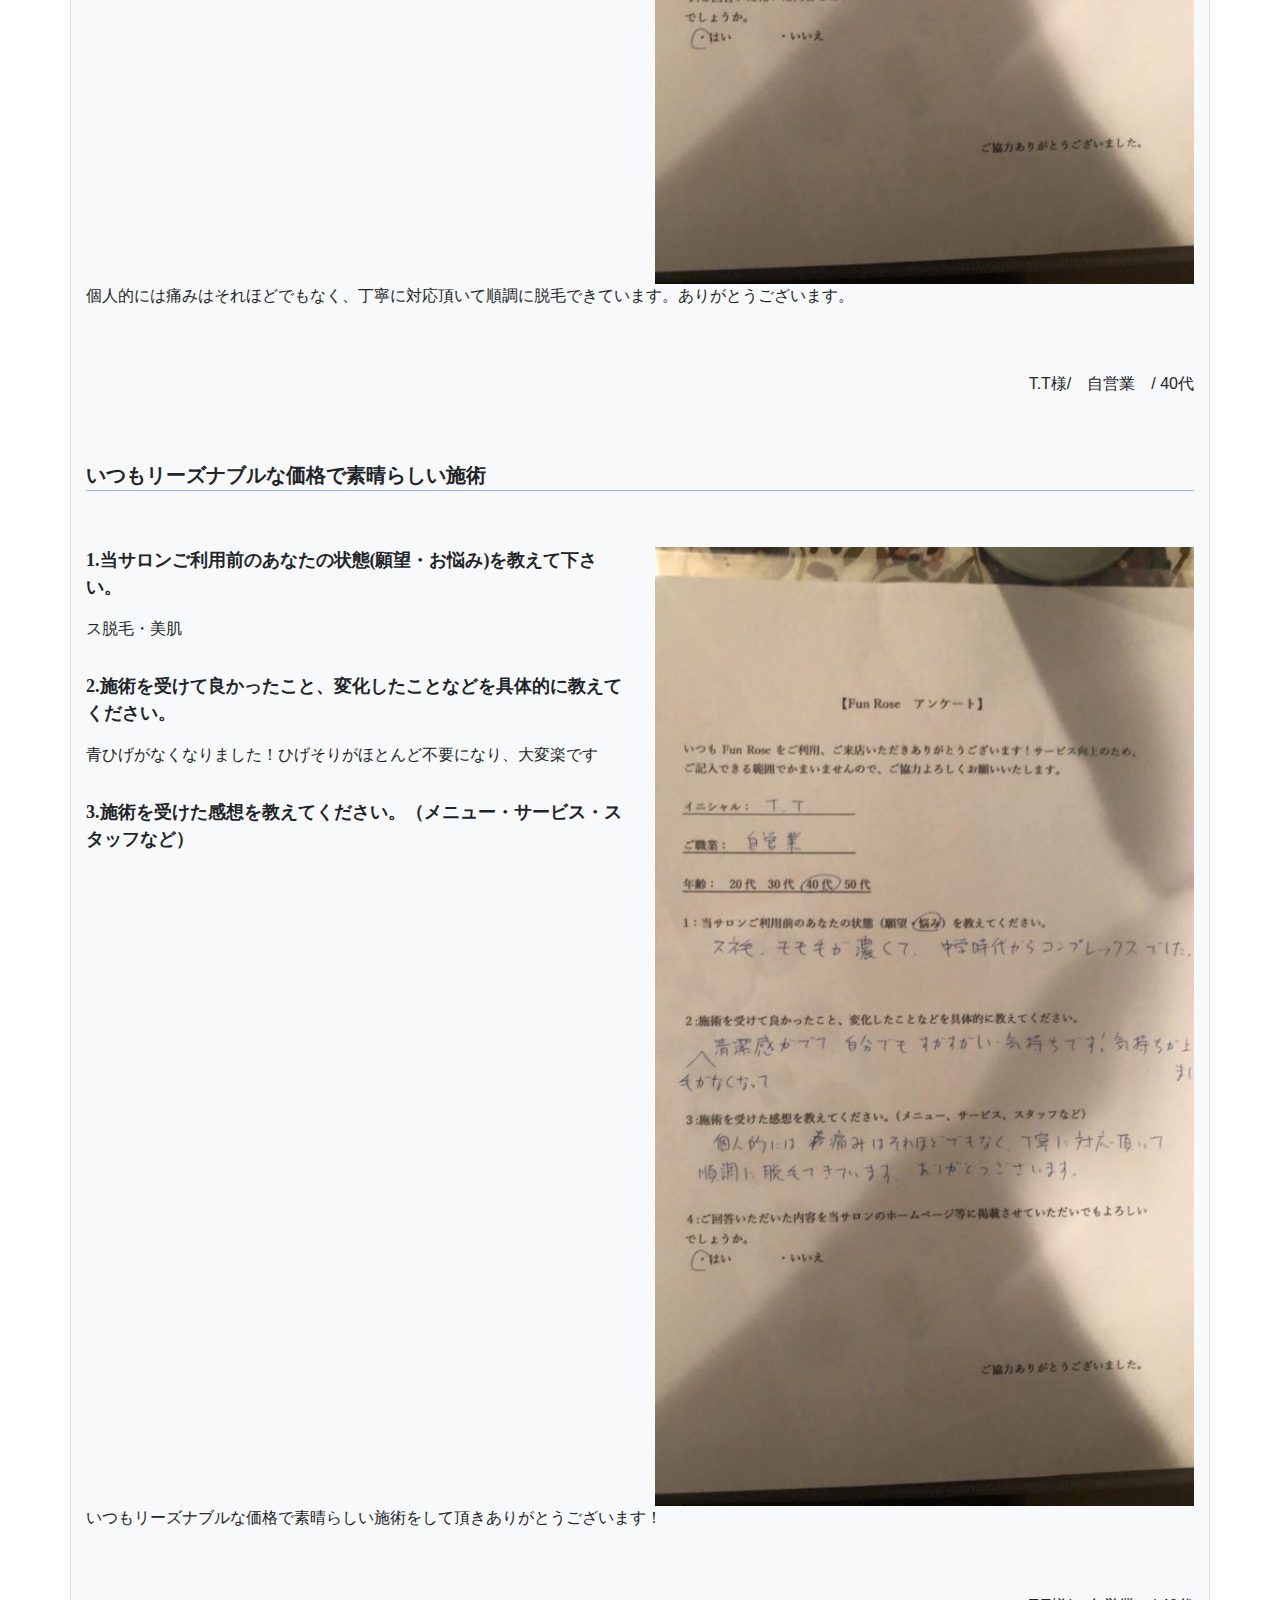
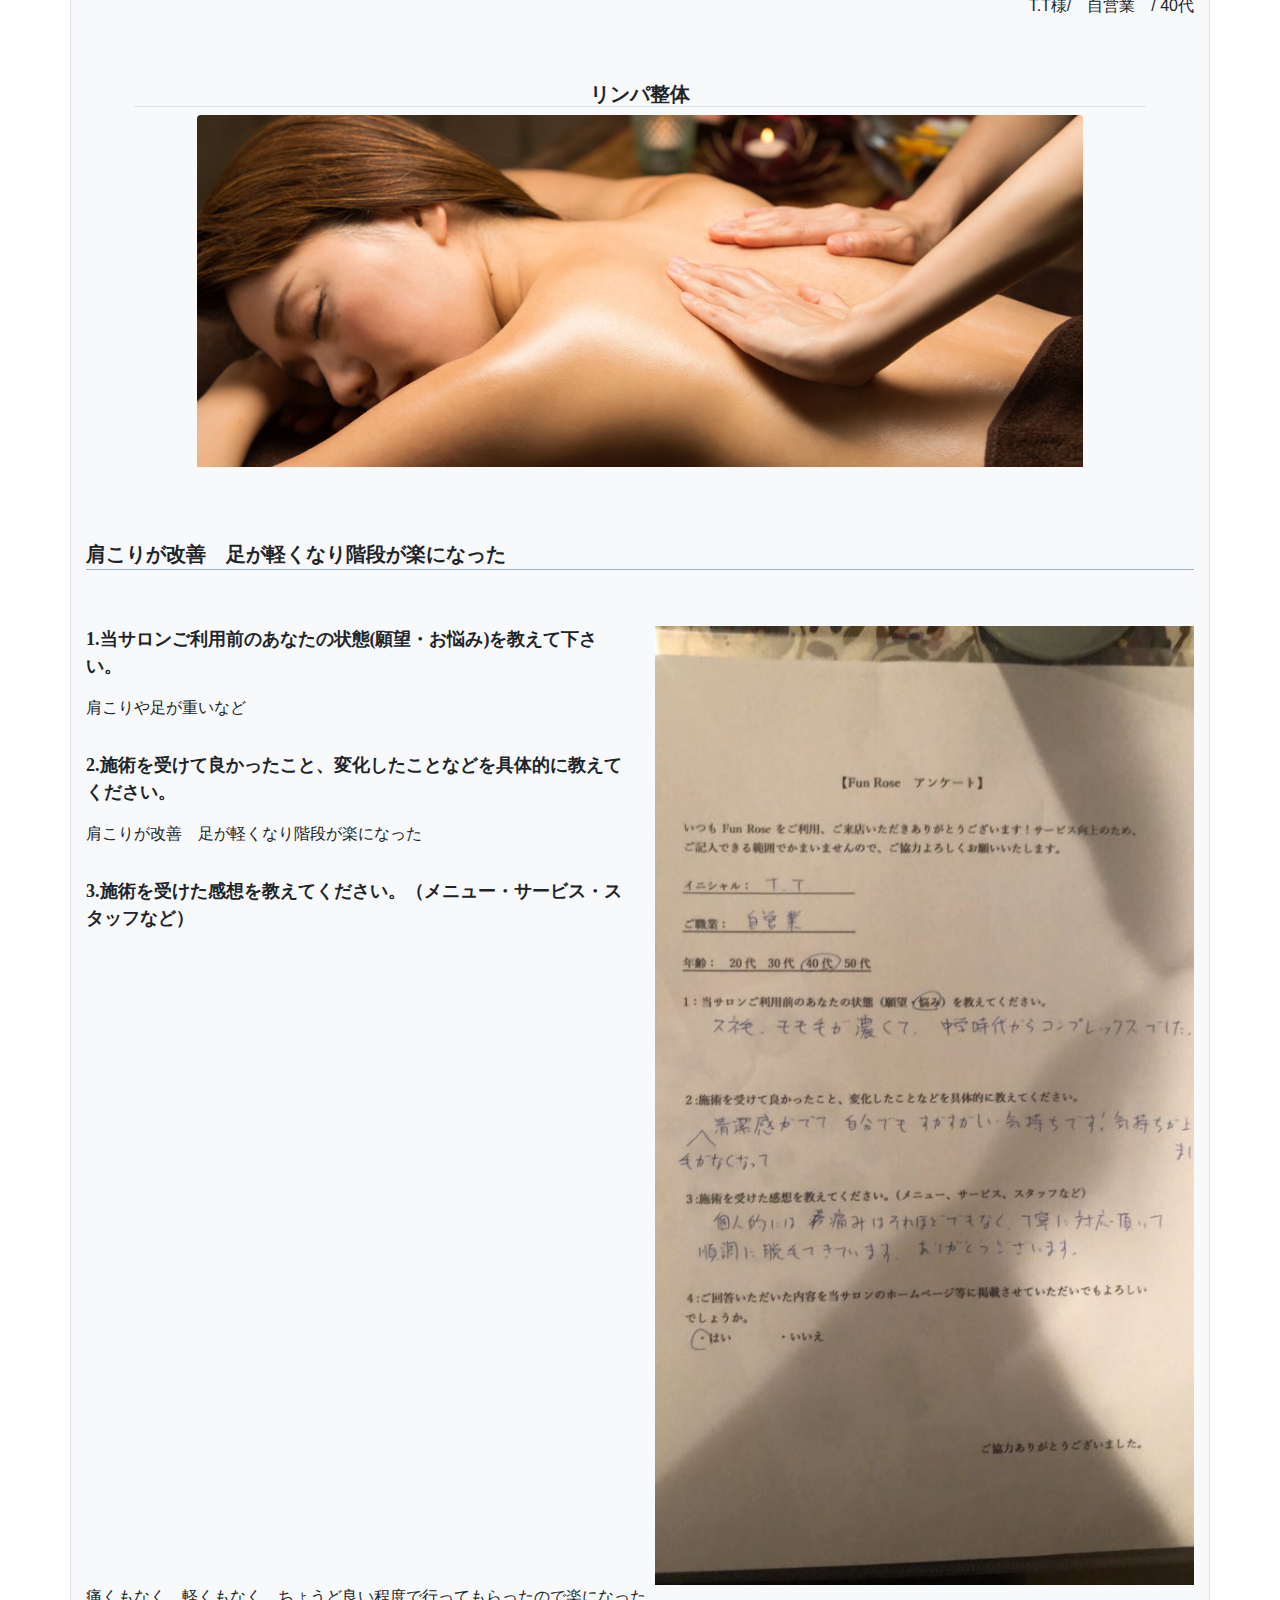
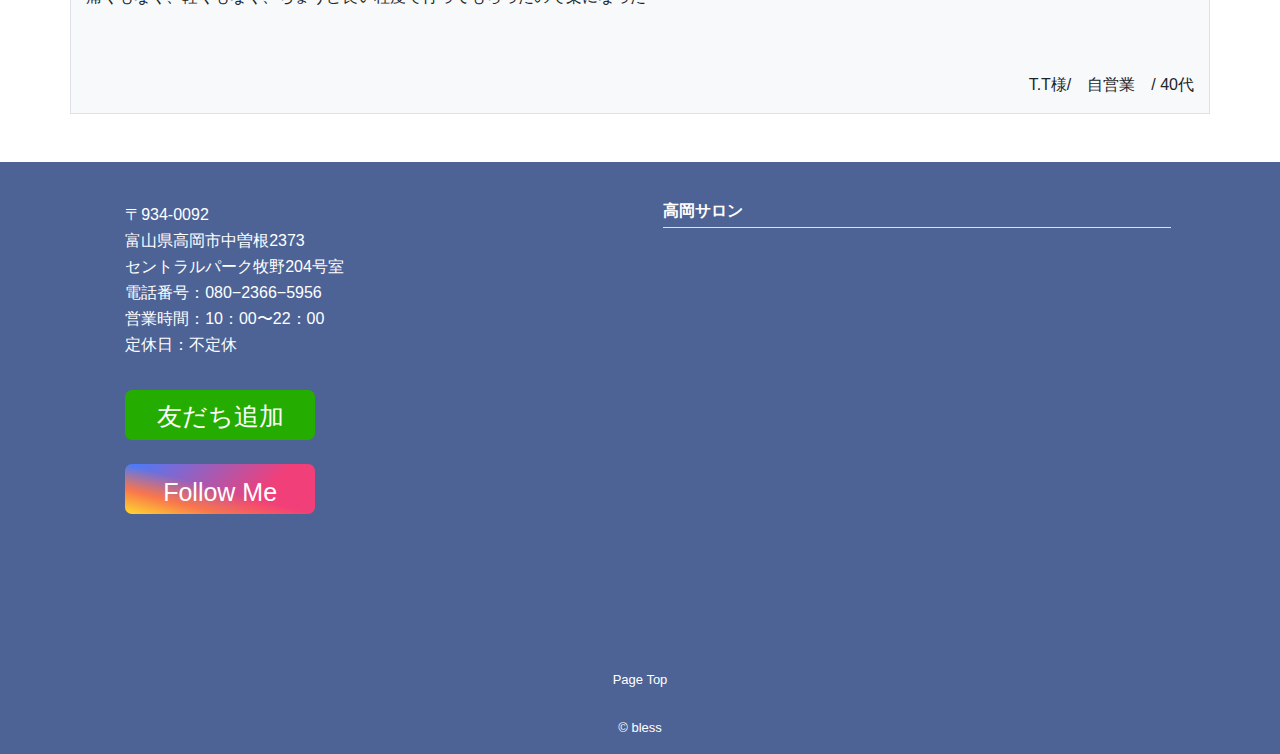
<file: customer.html>
<!DOCTYPE html>
<html lang="ja">
<head>
  <meta charset="utf-8">
  <meta name="format-detection" content="telephone=no">
  <title>メンズ脱毛 - bless(ブレス)</title>
  <link rel="stylesheet" href="https://use.fontawesome.com/releases/v5.1.0/css/all.css" integrity="sha384-lKuwvrZot6UHsBSfcMvOkWwlCMgc0TaWr+30HWe3a4ltaBwTZhyTEggF5tJv8tbt" crossorigin="anonymous">
  <meta name="viewport" content="width=device-width, initial-scale=1, shrink-to-fit=no">
  <link rel="stylesheet" href="index.css">
  <link rel="stylesheet" href="css/bootstrap.min.css">
  <link rel="stylesheet" href="index2.css">
</head>
<body>　

  <div id="wrap">

  <!-- scroll navbar -->
  <div class="navber" id="page-top">
    <nav class="navbar navbar-expand-sm navbar-dark bg-dark my-3-3 mb-3">
      <button class="navbar-toggler menu-btn js__btn" type="button" data-toggle="collapse" data-target="#navbarNav4" aria-controls="navbarNav4" aria-expanded="false" aria-label="Toggle navigation">
          <span class="navbar-toggler-icon"></span>
      </button>
      <!-- bless　ホームボタン -->
      <a style="font-size: xx-large;font-family: cursive;" class="navbar-brand pl-5" href="index.html">bress</a>
      <!-- 選択画面 -->
      <div class="collapse navbar-collapse justify-content-end">
          <ul class="navbar-nav mr-5">
              <li class="nav-item pr-3">
                  <a class="nav-link" href="course.html">コース・料金</a>
              </li>
              <li class="nav-item pr-3">
                  <a class="nav-link" href="access.html">アクセス</a>
              </li>
              <li class="nav-item pr-3">
                  <a class="nav-link" href="reserve.html">ご予約フォーム</a>
              </li>
          </ul>
      </div>
  </nav>
  </div>

  <div class="header">
    <div class="container-filud">
      <div class="row pl-3">
        <div class="list-header"></div>
        <div class="col-lg-3 col head-icon-list" style="line-height:0.7em;">
          <a href="index.html" class="text-center">
            <img class="img-fluid top-img mx-5" src="bless1.png" alt="">
        </a>
        </div>

        <div class="col text-right py-1 list-header" style="line-height: 0em;">
          <p class="" style="font-size:150%;"><i class="fa fa-phone reverse" style="color: rgb(21, 59, 141);"></i> 080-2366-5956</p>
          <p class="" style="font-size: small;">営業時間：10:00〜22:00</p>
        </div>
        <div class="col-1 py-1 list-header">
          <a href="reserve.html" class="btn-square">ご予約</a>
        </div>
        <div class="col-1 list-header">
        </div>
        <div class="col icon text-right" style="color:  black;">
          <a href="tel:08023665956" class="tel"><i class="fa fa-phone-square px-2" style="font-size:300%;"></i></a>
          <i class="fa fa-bars px-2 menu-btn js__btn" style="font-size:300%;"></i><!-- 開閉用ボタン -->
        </div>
        <div class="col-1 icon"></div>
      </div>
    </div>
  </div>

  <!-- モーダルメニュー -->
  <div class="container-filud">
    <div class="row">
      <div class="col-6">

          <nav class="menu modai-fixed" id="js__nav">
          <ul>
              <li><a class="modal-menu" href="staff.html">スタッフ紹介</a></li>
              <li><a class="modal-menu" href="treatment.html">施術メニュー</a></li>
              <li><a class="modal-menu" href="course.html">コース・料金</a></li>
              <li><a class="modal-menu" href="question.html">よくあるご質問</a></li>
              <li><a class="modal-menu" href="customer.html">お客様の声</a></li>
              <li><a class="modal-menu" href="access.html">アクセス</a></li>
              <li><a class="modal-menu" href="infrom.html">お問い合わせ</a></li>
          </ul>
          <br><p class="modai-close" style="color: white;cursor: pointer;">CLOSE</p>
          </nav>
    </div>
  </div>
</div>





<!-- navbar -->
<div class="container-filud">
  <div class="row">
    <div class="col-12 list">
<nav class="navbar navbar-expand-sm navbar-light bg py-1" style="background-color: #4d6396;">
  <button class="navbar-toggler" type="button" data-toggle="collapse" data-target="#navbarNav4" aria-controls="navbarNav4" aria-expanded="false" aria-label="Toggle navigation">
      <span class="navbar-toggler-icon"></span>
  </button>

  <!-- 選択画面 -->
  <div class="collapse navbar-collapse justify-content-center">
      <ul class="navbar-nav mr-5 nav-border">


        <!-- ドロップダウンリスト -->
          <!-- <li class="nav-item　dropdown px-3">
            <a class="nav-link dropdown-toggle" href="#" id="navbarDropdown" role="button" data-toggle="dropdown" aria-haspopup="true" aria-expanded="false">ブレスについて</a>
          <div class="dropdown-menu" aria-labelledby="navbarDropdown">
            <a href="#" class="nav-link dropdown-toggle" id="navbarDropdown" role="button" aria-haspopup="true" aria-expanded="false">
            <a class="dropdown-item" href="#">スタッフ紹介</a>
          </div>-->

        </li>
        <li class="nav-item px-2">
            <a class="nav-link" href="staff.html">スタッフ紹介</a>
        </li>
            </li>
          <li class="nav-item px-2">
              <a class="nav-link" href="treatment.html">施術メニュー</a>
          </li>
          <li class="nav-item px-2">
              <a class="nav-link" href="course.html">コース・料金</a>
          </li>
          <li class="nav-item px-2">
            <a class="nav-link" href="question.html">よくあるご質問</a>
        </li>
          <li class="nav-item px-2">
            <a class="nav-link" href="customer.html">お客様の声</a>
        </li>
        <li class="nav-item px-2">
            <a class="nav-link" href="access.html">アクセス</a>
        </li>
        <li class="nav-item px-2">
          <a class="nav-link" href="infrom.html">お問い合わせ</a>
      </li>
      </ul>
  </div>
</nav>

    </div>
  </div>
</div>



<!-- カルーセル -->
<!-- <div id="carouselExampleControls" class="carousel slide carousel-fade carousel-text" data-ride="carousel" data-interval="3000" data-pause="hover"> 
  <div class="carousel-inner">
    <div class="carousel-item active">
      <img src="header.jpg" class="d-block w-100" height="500"　alt="">
    </div>
    <div class="carousel-item">
      <img src="img-eye-skincare.jpg" class="d-block w-100" height="500"　alt="">
    </div>
    <div class="carousel-item">
      <img src="img-eye-lymp.jpg" class="d-block w-100" height="500" alt="">
    </div>
  </div>
  <a class="carousel-control-prev" href="#carouselExampleControls" role="button" data-slide="prev">
    <span class="carousel-control-prev-icon" aria-hidden="true"></span>
    <span class="sr-only">Previous</span>
  </a>
  <a class="carousel-control-next" href="#carouselExampleControls" role="button" data-slide="next">
    <span class="carousel-control-next-icon" aria-hidden="true"></span>
    <span class="sr-only">Next</span>
  </a>
</div>-->


  <!-- loop autoplay muted -->




<!-- ホーム＞ -->
<div class="container">
  <div class="row">
    <div class="col-12 d-flex pt-3" style="font-size: small;">
      <a href="index.html"><i class="fa fa-home"></i> ホーム</a><p class="pl-3">></p><p class="pl-3">お客様の声</p>
    </div>
  </div>
</div>




<!-- 施術フォーム -->
<div class="container mb-5 bg-light">
    <div class="row border">
      <div class="col-12">
  
      </div>
  <div class="col-12 pt-5 pb-3">
    <h3 class="text-center yugo pb-5">お客様の声</h3>
  </div>
  
  <div class="col-12 text-center">

    <h5 class="border-bottom mx-5 yugo">光脱毛</h5>
    <img class="img rounded pb-3" width="80%" height="90%" src="hunrose-leg.jpg">
  </div>
  <!-- comment 光脱毛 -->
  <div class="col-12 pt-5">
    <h5 class="yugo line-height" style="border-bottom:solid 1px;border-color: #9ab1e6 ;">毛がなくなって清潔感が出て、自分でも清々しい気持ちです！</h5>
  </div>
  <div class="col-6">
    <p class="yugo pt-5" style="font-size: large;">1.当サロンご利用前のあなたの状態(願望・お悩み)を教えて下さい。</p>
    <p >スネ毛・モモ毛が濃くて、中学時代からコンプレックスでした。</p>
    <p class="yugo pt-3" style="font-size: large;">2.施術を受けて良かったこと、変化したことなどを具体的に教えてください。</p>
    <p >毛がなくなって清潔感がでて、自分でもすがすがしい気持ちです！気持ちが上がりました</p>
    <p class="yugo pt-3" style="font-size: large;">3.施術を受けた感想を教えてください。（メニュー・サービス・スタッフなど）</p>

  </div>


  <div class="col-6">
    <img class="img-fluid pt-5" src="kansou.jpg" alt="">
  </div>
  <div class="col">
  <p >個人的には痛みはそれほどでもなく、丁寧に対応頂いて順調に脱毛できています。ありがとうございます。</p>
  <p class="text-right pt-5">T.T様/　自営業　/ 40代</p>
  </div>

  <!-- comment2 -->
  <div class="col-12 pt-5">
    <h5 class="yugo line-height" style="border-bottom:solid 1px;border-color: #9ab1e6 ;">いつもリーズナブルな価格で素晴らしい施術</h5>
  </div>
  <div class="col-6">
    <p class="yugo pt-5" style="font-size: large;">1.当サロンご利用前のあなたの状態(願望・お悩み)を教えて下さい。</p>
    <p >ス脱毛・美肌</p>
    <p class="yugo pt-3" style="font-size: large;">2.施術を受けて良かったこと、変化したことなどを具体的に教えてください。</p>
    <p >青ひげがなくなりました！ひげそりがほとんど不要になり、大変楽です</p>
    <p class="yugo pt-3" style="font-size: large;">3.施術を受けた感想を教えてください。（メニュー・サービス・スタッフなど）</p>

  </div>


  <div class="col-6">
    <img class="img-fluid pt-5" src="kansou.jpg" alt="">
  </div>
  <div class="col">
  <p >いつもリーズナブルな価格で素晴らしい施術をして頂きありがとうございます！</p>
  <p class="text-right pt-5">T.T様/　自営業　/ 40代</p>
  </div>








<!-- リンパ -->
  <div class="col-12 pt-5 text-center">

    <h5 class="border-bottom mx-5 yugo">リンパ整体</h5>
    <img class="img rounded pb-3" width="80%" height="90%" src="img-eye-lymp.jpg">
  </div>
  <!-- comment リンパ -->
  <div class="col-12 pt-5">
    <h5 class="yugo line-height" style="border-bottom:solid 1px;border-color: #9ab1e6 ;">肩こりが改善　足が軽くなり階段が楽になった</h5>
  </div>
  <div class="col-6">
    <p class="yugo pt-5" style="font-size: large;">1.当サロンご利用前のあなたの状態(願望・お悩み)を教えて下さい。</p>
    <p >肩こりや足が重いなど</p>
    <p class="yugo pt-3" style="font-size: large;">2.施術を受けて良かったこと、変化したことなどを具体的に教えてください。</p>
    <p >肩こりが改善　足が軽くなり階段が楽になった</p>
    <p class="yugo pt-3" style="font-size: large;">3.施術を受けた感想を教えてください。（メニュー・サービス・スタッフなど）</p>

  </div>

  <div class="col-6">
    <img class="img-fluid pt-5" src="kansou.jpg" alt="">
  </div>
  <div class="col">
  <p >痛くもなく、軽くもなく、ちょうど良い程度で行ってもらったので楽になった</p>
  <p class="text-right pt-5">T.T様/　自営業　/ 40代</p>
  </div>

  <!-- comment2 -->

  </div>




  </div>




<!-- footer -->
<div class="container-filud h-100" style="background-color: #4d6396;color: white;color: white;">
  <div class="row pt-5">
    <div class="col-1 hidden-md"></div>
    <div class="col-lg col-md-11 ml-3" style="line-height: 10px;">
      <p>〒934-0092</p>
      <p>富山県高岡市中曽根2373</p>
      <p>セントラルパーク牧野204号室</p>
      <p>電話番号：080−2366−5956</p>
      <p>営業時間：10：00〜22：00</p>
      <p>定休日：不定休</p>

      <!-- Line insta -->
      <a href="https://line.me/ti/p/muXA9NWz7R" class="btn-social-long-line my-4">
        <i class="fab fa-line"></i> <span>友だち追加</span>
      </a>
      <br><a href="https://www.instagram.com/bless_2020.11.17?ref=badge" class="btn-social-long-insta">
        <i class="fab fa-instagram"></i> <span>Follow Me</span>
      </a>

    </div>
    <!-- google map -->
    <div class="col-lg col-md-10 google-map">
      <div class="border-bottom"><p style="font-weight: bold;line-height: 10%;">高岡サロン</p></div>
      <div class="embed-responsive embed-responsive-4by3 h-lg-75 mt-3">
        <iframe src="https://www.google.com/maps/embed?pb=!1m18!1m12!1m3!1d3196.0306579892376!2d137.0755331147282!3d36.76983197710927!2m3!1f0!2f0!3f0!3m2!1i1024!2i768!4f13.1!3m3!1m2!1s0x5ff79d538ed88915%3A0x724ea4890c41c5b6!2z44K744Oz44OI44Op44Or44OR44O844Kv54mn6YeO!5e0!3m2!1sja!2sjp!4v1610475948644!5m2!1sja!2sjp" width="600" height="450" frameborder="0" style="border:0;" allowfullscreen="" aria-hidden="false" tabindex="0"></iframe>

        <!-- ここに iframe 要素を挿入 -->
      </div>

    </div>
    <div class="col-1"></div>
  </div>

  <div class="row">
    <div class="col text-center pt-5" style="font-size: small;line-height: 100%;">
      <a href="#" style="color: white;">
      <i class="fas fa-angle-up" style="vertical-align:super;"></i>
      <p>Page Top</p>
    </a>
    </div>
  </div>

  <div class="row">
    <div class="col text-center mt-3" style="font-size: small;">
      <a href="index.html" style="color: white;">
      <p>© bless</p>
      </a>
    </div>
  </div>

</div>

<!-- wrap -->
</div>

<script type="text/javascript" src="js/jquery-3.5.1.min.js"></script>
<script type="text/javascript" src="js/bootstrap.bundle.min.js"></script>
<script type="text/javascript" src="index.js"></script>

</body>
</html>
</file>
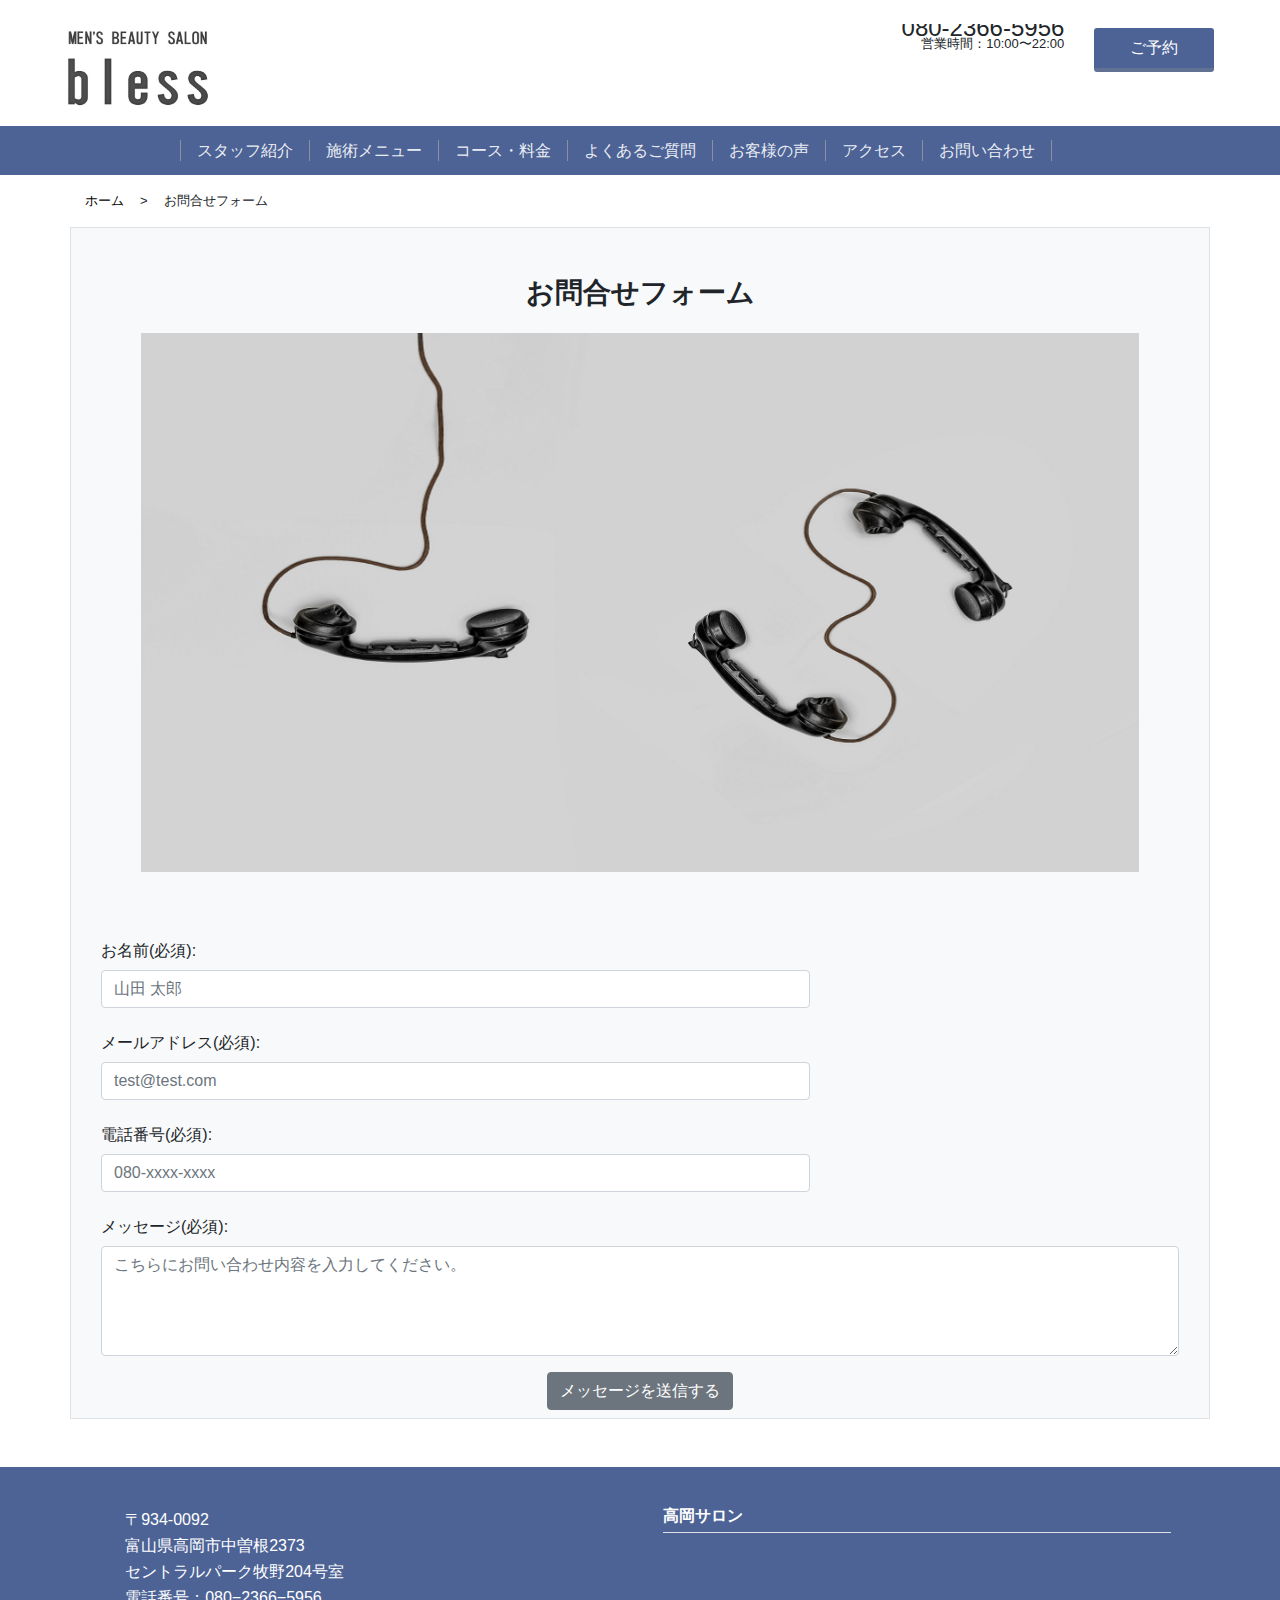
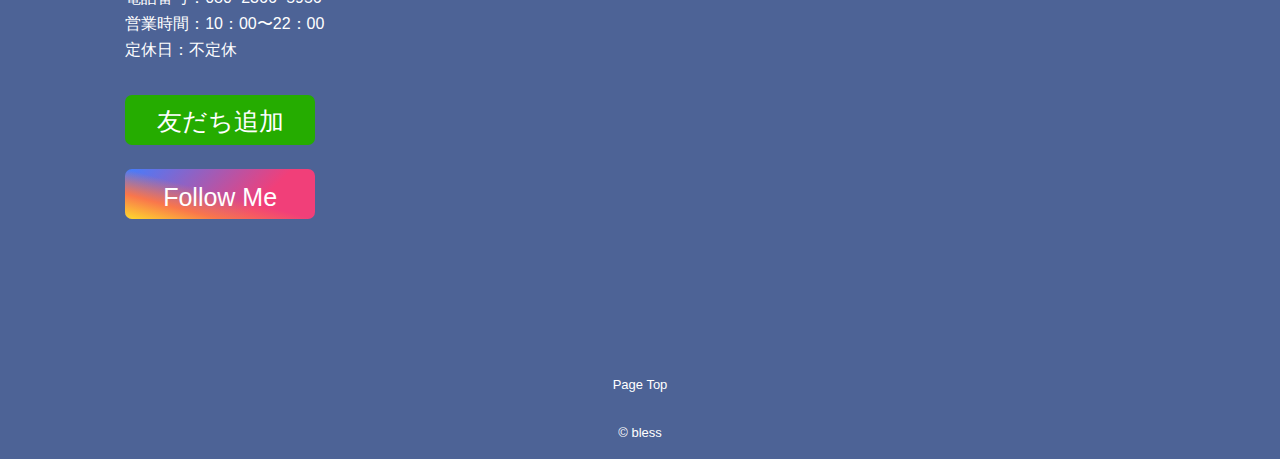
<file: infrom.html>
<!DOCTYPE html>
<html lang="ja">
<head>
  <meta charset="utf-8">
  <meta name="format-detection" content="telephone=no">
  <title>メンズ脱毛 - bless(ブレス)</title>
  <link rel="stylesheet" href="https://use.fontawesome.com/releases/v5.1.0/css/all.css" integrity="sha384-lKuwvrZot6UHsBSfcMvOkWwlCMgc0TaWr+30HWe3a4ltaBwTZhyTEggF5tJv8tbt" crossorigin="anonymous">
  <meta name="viewport" content="width=device-width, initial-scale=1, shrink-to-fit=no">
  <link rel="stylesheet" href="index.css">
  <link rel="stylesheet" href="css/bootstrap.min.css">
  <link rel="stylesheet" href="index2.css">
</head>
<body>　

  <div id="wrap">

  <!-- scroll navbar -->
  <div class="navber" id="page-top">
    <nav class="navbar navbar-expand-sm navbar-dark bg-dark my-3-3 mb-3">
      <button class="navbar-toggler menu-btn js__btn" type="button" data-toggle="collapse" data-target="#navbarNav4" aria-controls="navbarNav4" aria-expanded="false" aria-label="Toggle navigation">
          <span class="navbar-toggler-icon"></span>
      </button>
      <!-- bless　ホームボタン -->
      <a style="font-size: xx-large;font-family: cursive;" class="navbar-brand pl-5" href="index.html">bress</a>
      <!-- 選択画面 -->
      <div class="collapse navbar-collapse justify-content-end">
          <ul class="navbar-nav mr-5">
              <li class="nav-item pr-3">
                  <a class="nav-link" href="course.html">コース・料金</a>
              </li>
              <li class="nav-item pr-3">
                  <a class="nav-link" href="access.html">アクセス</a>
              </li>
              <li class="nav-item pr-3">
                  <a class="nav-link" href="reserve.html">ご予約フォーム</a>
              </li>
          </ul>
      </div>
  </nav>
  </div>

  <div class="header">
    <div class="container-filud">
      <div class="row pl-3">
        <div class="list-header"></div>
        <div class="col-lg-3 col head-icon-list" style="line-height:0.7em;">
          <a href="index.html" class="text-center">
            <img class="img-fluid top-img mx-5" src="bless1.png" alt="">
        </a>
        </div>

        <div class="col text-right py-1 list-header" style="line-height: 0em;">
          <p class="" style="font-size:150%;"><i class="fa fa-phone reverse" style="color: rgb(21, 59, 141);"></i> 080-2366-5956</p>
          <p class="" style="font-size: small;">営業時間：10:00〜22:00</p>
        </div>
        <div class="col-1 py-1 list-header">
          <a href="reserve.html" class="btn-square">ご予約</a>
        </div>
        <div class="col-1 list-header">
        </div>
        <div class="col icon text-right" style="color:  black;">
          <a href="tel:08023665956" class="tel"><i class="fa fa-phone-square px-2" style="font-size:300%;"></i></a>
          <i class="fa fa-bars px-2 menu-btn js__btn" style="font-size:300%;"></i><!-- 開閉用ボタン -->
        </div>
        <div class="col-1 icon"></div>
      </div>
    </div>
  </div>

  <!-- モーダルメニュー -->
  <div class="container-filud">
    <div class="row">
      <div class="col-6">

          <nav class="menu modai-fixed" id="js__nav">
          <ul>
              <li><a class="modal-menu" href="staff.html">スタッフ紹介</a></li>
              <li><a class="modal-menu" href="treatment.html">施術メニュー</a></li>
              <li><a class="modal-menu" href="course.html">コース・料金</a></li>
              <li><a class="modal-menu" href="question.html">よくあるご質問</a></li>
              <li><a class="modal-menu" href="customer.html">お客様の声</a></li>
              <li><a class="modal-menu" href="access.html">アクセス</a></li>
              <li><a class="modal-menu" href="infrom.html">お問い合わせ</a></li>
          </ul>
          <br><p class="modai-close" style="color: white;cursor: pointer;">CLOSE</p>
          </nav>
    </div>
  </div>
</div>





<!-- navbar -->
<div class="container-filud">
  <div class="row">
    <div class="col-12 list">
<nav class="navbar navbar-expand-sm navbar-light bg py-1" style="background-color: #4d6396;">
  <button class="navbar-toggler" type="button" data-toggle="collapse" data-target="#navbarNav4" aria-controls="navbarNav4" aria-expanded="false" aria-label="Toggle navigation">
      <span class="navbar-toggler-icon"></span>
  </button>

  <!-- 選択画面 -->
  <div class="collapse navbar-collapse justify-content-center">
      <ul class="navbar-nav mr-5 nav-border">


        <!-- ドロップダウンリスト -->
          <!-- <li class="nav-item　dropdown px-3">
            <a class="nav-link dropdown-toggle" href="#" id="navbarDropdown" role="button" data-toggle="dropdown" aria-haspopup="true" aria-expanded="false">ブレスについて</a>
          <div class="dropdown-menu" aria-labelledby="navbarDropdown">
            <a href="#" class="nav-link dropdown-toggle" id="navbarDropdown" role="button" aria-haspopup="true" aria-expanded="false">
            <a class="dropdown-item" href="#">スタッフ紹介</a>
          </div>-->

        </li>
        <li class="nav-item px-2">
            <a class="nav-link" href="staff.html">スタッフ紹介</a>
        </li>
            </li>
          <li class="nav-item px-2">
              <a class="nav-link" href="treatment.html">施術メニュー</a>
          </li>
          <li class="nav-item px-2">
              <a class="nav-link" href="course.html">コース・料金</a>
          </li>
          <li class="nav-item px-2">
            <a class="nav-link" href="question.html">よくあるご質問</a>
        </li>
          <li class="nav-item px-2">
            <a class="nav-link" href="customer.html">お客様の声</a>
        </li>
        <li class="nav-item px-2">
            <a class="nav-link" href="access.html">アクセス</a>
        </li>
        <li class="nav-item px-2">
          <a class="nav-link" href="infrom.html">お問い合わせ</a>
      </li>
      </ul>
  </div>
</nav>

    </div>
  </div>
</div>

  <!-- カルーセル -->
  <!-- <div id="carouselExampleControls" class="carousel slide carousel-fade carousel-text" data-ride="carousel" data-interval="3000" data-pause="hover"> 
    <div class="carousel-inner">
      <div class="carousel-item active">
        <img src="header.jpg" class="d-block w-100" height="500"　alt="">
      </div>
      <div class="carousel-item">
        <img src="img-eye-skincare.jpg" class="d-block w-100" height="500"　alt="">
      </div>
      <div class="carousel-item">
        <img src="img-eye-lymp.jpg" class="d-block w-100" height="500" alt="">
      </div>
    </div>
    <a class="carousel-control-prev" href="#carouselExampleControls" role="button" data-slide="prev">
      <span class="carousel-control-prev-icon" aria-hidden="true"></span>
      <span class="sr-only">Previous</span>
    </a>
    <a class="carousel-control-next" href="#carouselExampleControls" role="button" data-slide="next">
      <span class="carousel-control-next-icon" aria-hidden="true"></span>
      <span class="sr-only">Next</span>
    </a>
  </div>-->
  
  
    <!-- loop autoplay muted -->




<!-- ホーム＞ -->
<div class="container">
    <div class="row">
      <div class="col-12 d-flex pt-3" style="font-size: small;">
        <a href="index.html"><i class="fa fa-home"></i> ホーム</a><p class="pl-3">></p><p class="pl-3">お問合せフォーム</p>
      </div>
    </div>
  </div>




  <!-- お問合せフォーム -->
  <div class="container mb-5 bg-light">
    <div class="row border">
      <div class="col-12">

      </div>
  <div class="col-12 pt-5 pb-3">
    <h3 class="text-center yugo">お問合せフォーム</h3>
  </div>

  <div class="col-12 text-center">
    <img class="img" width="90%" height="90%" src="call.png">
  </div>



    <div class="col-md-12" id="contactForm">
      <form action="https://api.staticforms.xyz/submit" method="POST" id="inform">
        <input type="hidden" name="accessKey" value="cb77ed3a-7583-4313-9f9e-3772c63b0df8">
        <input type="hidden" name="subject" value="bless_お問い合わせメッセージ">
        <input type="hidden" name="redirectTo" value="http://127.0.0.1:5500/infrom.html">
        <div class="form-group">
          <label for="inputName" class="col-sm-4 col-form-label">お名前(必須):</label>
          <div class="col-sm-8">
            <input type="text" name="name" class="form-control" id="inputName" placeholder="山田 太郎" minlength="2">
          </div>
        </div>
        <div class="form-group">
          <label for="inputEmail" class="col-sm-4 col-form-label">メールアドレス(必須):</label>
          <div class="col-sm-8">
            <input type="email" name="email" class="form-control mail" id="inputEmail" placeholder="test@test.com">
          </div>
        </div>
        <div class="form-group">
          <label for="inputTel" class="col-sm-4 col-form-label">電話番号(必須):</label>
          <div class="col-sm-8">
            <input type="tel" name="tel" class="form-control" id="inputTel" placeholder="080-xxxx-xxxx" required>
          </div>
        </div>
        <div class="form-group">
          <label for="inputTextarea" class="col-sm-4 col-form-label">メッセージ(必須):</label>
          <div class="col-sm-12">
            <textarea name="message" rows="4" placeholder="こちらにお問い合わせ内容を入力してください。" class="form-control message" id="inputTextarea"></textarea>
          </div>
        </div>

        <div class="text-center">
          <button type="submit" class="btn btn-secondary mb-2">メッセージを送信する</button>
        </div>
      </form>
    </div>
  </div>
</div>

<!-- footer -->
<div class="container-filud h-100" style="background-color: #4d6396;color: white;color: white;">
  <div class="row pt-5">
    <div class="col-1 hidden-md"></div>
    <div class="col-lg col-md-11 ml-3" style="line-height: 10px;">
      <p>〒934-0092</p>
      <p>富山県高岡市中曽根2373</p>
      <p>セントラルパーク牧野204号室</p>
      <p>電話番号：080−2366−5956</p>
      <p>営業時間：10：00〜22：00</p>
      <p>定休日：不定休</p>

      <!-- Line insta -->
      <a href="https://line.me/ti/p/muXA9NWz7R" class="btn-social-long-line my-4">
        <i class="fab fa-line"></i> <span>友だち追加</span>
      </a>

      <br><a href="https://www.instagram.com/bless_2020.11.17?ref=badge" class="btn-social-long-insta">
        <i class="fab fa-instagram"></i> <span>Follow Me</span>
      </a>

    </div>
    <!-- google map -->
    <div class="col-lg col-md-10 google-map">
      <div class="border-bottom"><p style="font-weight: bold;line-height: 10%;">高岡サロン</p></div>
      <div class="embed-responsive embed-responsive-4by3 h-lg-75 mt-3">
        <iframe src="https://www.google.com/maps/embed?pb=!1m18!1m12!1m3!1d3196.0306579892376!2d137.0755331147282!3d36.76983197710927!2m3!1f0!2f0!3f0!3m2!1i1024!2i768!4f13.1!3m3!1m2!1s0x5ff79d538ed88915%3A0x724ea4890c41c5b6!2z44K744Oz44OI44Op44Or44OR44O844Kv54mn6YeO!5e0!3m2!1sja!2sjp!4v1610475948644!5m2!1sja!2sjp" width="600" height="450" frameborder="0" style="border:0;" allowfullscreen="" aria-hidden="false" tabindex="0"></iframe>

        <!-- ここに iframe 要素を挿入 -->
      </div>

    </div>
    <div class="col-1"></div>
  </div>

  <div class="row">
    <div class="col text-center pt-5" style="font-size: small;line-height: 100%;">
      <a href="#" style="color: white;">
      <i class="fas fa-angle-up" style="vertical-align:super;"></i>
      <p>Page Top</p>
    </a>
    </div>
  </div>

  <div class="row">
    <div class="col text-center mt-3" style="font-size: small;">
      <a href="index.html" style="color: white;">
      <p>© bless</p>
      </a>
    </div>
  </div>

</div>

<!-- wrap -->
</div>
<!-- bootstrap -->
<script type="text/javascript" src="js/jquery-3.5.1.min.js"></script>
<script type="text/javascript" src="js/bootstrap.bundle.min.js"></script>
<script type="text/javascript" src="index.js"></script>
<!-- validate -->
<script src="https://ajax.googleapis.com/ajax/libs/jquery/1.12.4/jquery.min.js"></script>
<script type='text/javascript' src="js/jquery.validate.min.js"></script>
<script type='text/javascript' src="js/jquery.validate.handler.js"></script>
<script type="text/javascript" src="js/messages_ja.min.js"></script>



</body>
</html>
</file>
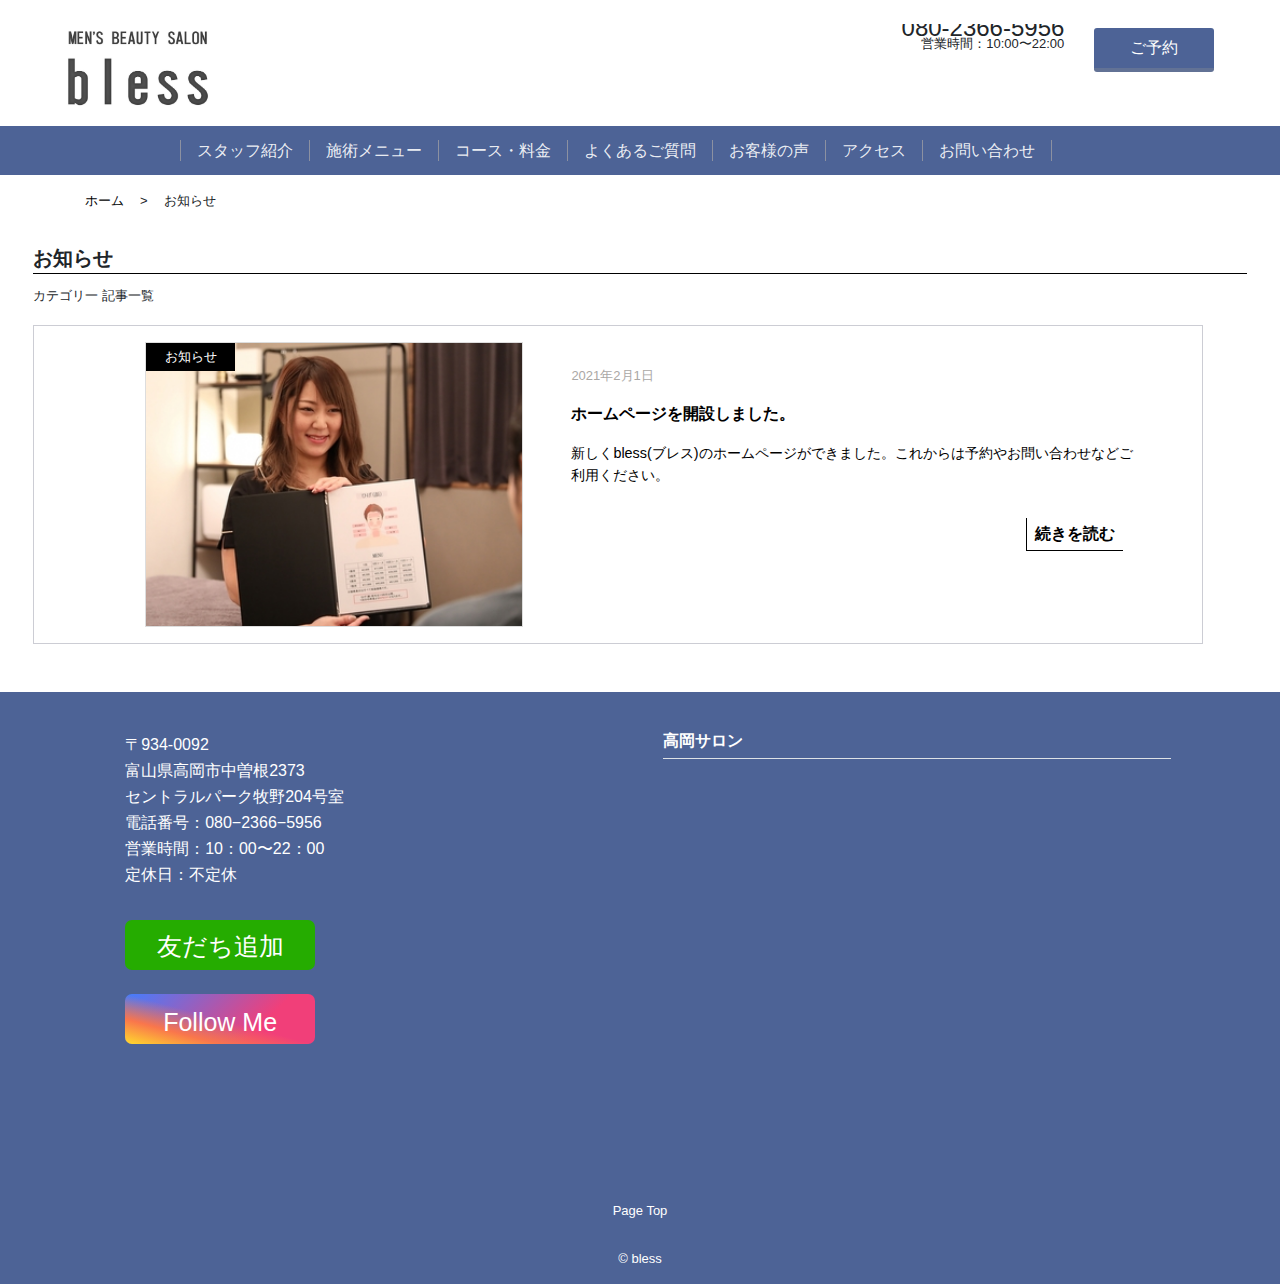
<file: notice.html>
<!DOCTYPE html>
<html lang="ja">
<head>
  <meta charset="utf-8">
  <meta name="format-detection" content="telephone=no">
  <title>メンズ脱毛 - bless(ブレス)</title>
  <link rel="stylesheet" href="https://use.fontawesome.com/releases/v5.1.0/css/all.css" integrity="sha384-lKuwvrZot6UHsBSfcMvOkWwlCMgc0TaWr+30HWe3a4ltaBwTZhyTEggF5tJv8tbt" crossorigin="anonymous">
  <meta name="viewport" content="width=device-width, initial-scale=1, shrink-to-fit=no">
  <link rel="stylesheet" href="index.css">
  <link rel="stylesheet" href="css/bootstrap.min.css">
  <link rel="stylesheet" href="index2.css">
</head>
<body>　

  <div id="wrap">

  <!-- scroll navbar -->
  <div class="navber" id="page-top">
    <nav class="navbar navbar-expand-sm navbar-dark bg-dark my-3-3 mb-3">
      <button class="navbar-toggler menu-btn js__btn" type="button" data-toggle="collapse" data-target="#navbarNav4" aria-controls="navbarNav4" aria-expanded="false" aria-label="Toggle navigation">
          <span class="navbar-toggler-icon"></span>
      </button>
      <!-- bless　ホームボタン -->
      <a style="font-size: xx-large;font-family: cursive;" class="navbar-brand pl-5" href="index.html">bress</a>
      <!-- 選択画面 -->
      <div class="collapse navbar-collapse justify-content-end">
          <ul class="navbar-nav mr-5">
              <li class="nav-item pr-3">
                  <a class="nav-link" href="course.html">コース・料金</a>
              </li>
              <li class="nav-item pr-3">
                  <a class="nav-link" href="access.html">アクセス</a>
              </li>
              <li class="nav-item pr-3">
                  <a class="nav-link" href="reserve.html">ご予約フォーム</a>
              </li>
          </ul>
      </div>
  </nav>
  </div>

  <div class="header">
    <div class="container-filud">
      <div class="row pl-3">
        <div class="list-header"></div>
        <div class="col-lg-3 col head-icon-list" style="line-height:0.7em;">
          <a href="index.html" class="text-center">
            <img class="img-fluid top-img mx-5" src="bless1.png" alt="">
        </a>
        </div>

        <div class="col text-right py-1 list-header" style="line-height: 0em;">
          <p class="" style="font-size:150%;"><i class="fa fa-phone reverse" style="color: rgb(21, 59, 141);"></i> 080-2366-5956</p>
          <p class="" style="font-size: small;">営業時間：10:00〜22:00</p>
        </div>
        <div class="col-1 py-1 list-header">
          <a href="reserve.html" class="btn-square">ご予約</a>
        </div>
        <div class="col-1 list-header">
        </div>
        <div class="col icon text-right" style="color:  black;">
          <a href="tel:08023665956" class="tel"><i class="fa fa-phone-square px-2" style="font-size:300%;"></i></a>
          <i class="fa fa-bars px-2 menu-btn js__btn" style="font-size:300%;"></i><!-- 開閉用ボタン -->
        </div>
        <div class="col-1 icon"></div>
      </div>
    </div>
  </div>

  <!-- モーダルメニュー -->
  <div class="container-filud">
    <div class="row">
      <div class="col-6">

          <nav class="menu modai-fixed" id="js__nav">
          <ul>
              <li><a class="modal-menu" href="staff.html">スタッフ紹介</a></li>
              <li><a class="modal-menu" href="treatment.html">施術メニュー</a></li>
              <li><a class="modal-menu" href="course.html">コース・料金</a></li>
              <li><a class="modal-menu" href="question.html">よくあるご質問</a></li>
              <li><a class="modal-menu" href="customer.html">お客様の声</a></li>
              <li><a class="modal-menu" href="access.html">アクセス</a></li>
              <li><a class="modal-menu" href="infrom.html">お問い合わせ</a></li>
          </ul>
          <br><p class="modai-close" style="color: white;cursor: pointer;">CLOSE</p>
          </nav>
    </div>
  </div>
</div>





<!-- navbar -->
<div class="container-filud">
  <div class="row">
    <div class="col-12 list">
<nav class="navbar navbar-expand-sm navbar-light bg py-1" style="background-color: #4d6396;">
  <button class="navbar-toggler" type="button" data-toggle="collapse" data-target="#navbarNav4" aria-controls="navbarNav4" aria-expanded="false" aria-label="Toggle navigation">
      <span class="navbar-toggler-icon"></span>
  </button>

  <!-- 選択画面 -->
  <div class="collapse navbar-collapse justify-content-center">
      <ul class="navbar-nav mr-5 nav-border">


        <!-- ドロップダウンリスト -->
          <!-- <li class="nav-item　dropdown px-3">
            <a class="nav-link dropdown-toggle" href="#" id="navbarDropdown" role="button" data-toggle="dropdown" aria-haspopup="true" aria-expanded="false">ブレスについて</a>
          <div class="dropdown-menu" aria-labelledby="navbarDropdown">
            <a href="#" class="nav-link dropdown-toggle" id="navbarDropdown" role="button" aria-haspopup="true" aria-expanded="false">
            <a class="dropdown-item" href="#">スタッフ紹介</a>
          </div>-->

        </li>
        <li class="nav-item px-2">
            <a class="nav-link" href="staff.html">スタッフ紹介</a>
        </li>
            </li>
          <li class="nav-item px-2">
              <a class="nav-link" href="treatment.html">施術メニュー</a>
          </li>
          <li class="nav-item px-2">
              <a class="nav-link" href="course.html">コース・料金</a>
          </li>
          <li class="nav-item px-2">
            <a class="nav-link" href="question.html">よくあるご質問</a>
        </li>
          <li class="nav-item px-2">
            <a class="nav-link" href="customer.html">お客様の声</a>
        </li>
        <li class="nav-item px-2">
            <a class="nav-link" href="access.html">アクセス</a>
        </li>
        <li class="nav-item px-2">
          <a class="nav-link" href="infrom.html">お問い合わせ</a>
      </li>
      </ul>
  </div>
</nav>

    </div>
  </div>
</div>



<!-- カルーセル -->
<!-- <div id="carouselExampleControls" class="carousel slide carousel-fade carousel-text" data-ride="carousel" data-interval="3000" data-pause="hover"> 
  <div class="carousel-inner">
    <div class="carousel-item active">
      <img src="header.jpg" class="d-block w-100" height="500"　alt="">
    </div>
    <div class="carousel-item">
      <img src="img-eye-skincare.jpg" class="d-block w-100" height="500"　alt="">
    </div>
    <div class="carousel-item">
      <img src="img-eye-lymp.jpg" class="d-block w-100" height="500" alt="">
    </div>
  </div>
  <a class="carousel-control-prev" href="#carouselExampleControls" role="button" data-slide="prev">
    <span class="carousel-control-prev-icon" aria-hidden="true"></span>
    <span class="sr-only">Previous</span>
  </a>
  <a class="carousel-control-next" href="#carouselExampleControls" role="button" data-slide="next">
    <span class="carousel-control-next-icon" aria-hidden="true"></span>
    <span class="sr-only">Next</span>
  </a>
</div>-->


  <!-- loop autoplay muted -->




<!-- ホーム＞ -->
<div class="container">
  <div class="row">
    <div class="col-12 d-flex pt-3" style="font-size: small;">
      <a href="index.html"><i class="fa fa-home"></i> ホーム</a><p class="pl-3">></p><p class="pl-3">お知らせ</p>
    </div>
  </div>
</div>




<!-- お知らせフォーム -->
<div class="container-filud">
    <div class="row">
      <div class="col-12 pt-3 px-5">
        <h5 class="yugo line-height" style="border-bottom:solid 1px;border-color:black ;">お知らせ</h5>
      </div>

      <div class="col-12 px-5 my-1">
        <p style="font-size: small;">カテゴリ一 記事一覧</p>
      </div>

      <div class="row columu mx-5 mb-5 p-md-3" style="background-color: white;">
        <div class="col-1"></div>
          <div class="col-md-4 px-0 img_wrap">
            <a class="" href="notice1.html"><img src="C019787582_262-349.jpg" alt="">
            <p>お知らせ</p>
          </a>
          </div>
          <div class="col px-sm-5 columu-wrap" style="color: black;">
            <br><p style="font-size: small;color: rgb(170, 168, 165);"><i class="far fa-clock"></i>2021年2月1日</p>
            <a href="notice1.html" style="font-weight: bold;">ホームページを開設しました。</a>
            <p class="box-read" style="font-size: 90%;padding-top: 3%;color: black;">新しくbless(ブレス)のホームページができました。これからは予約やお問い合わせなどご利用ください。</p>
            <div class="col text-right py-3">
            <a href="notice1.html" class="btn-partial-line">
              <i class="fa fa-caret-right"></i> 続きを読む</a>
          </div>
          </div>
      </div>



    </div>
</div>





<!-- footer -->
<div class="container-filud h-100" style="background-color: #4d6396;color: white;color: white;">
  <div class="row pt-5">
    <div class="col-1 hidden-md"></div>
    <div class="col-lg col-md-11 ml-3" style="line-height: 10px;">
      <p>〒934-0092</p>
      <p>富山県高岡市中曽根2373</p>
      <p>セントラルパーク牧野204号室</p>
      <p>電話番号：080−2366−5956</p>
      <p>営業時間：10：00〜22：00</p>
      <p>定休日：不定休</p>

      <!-- Line insta -->
      <a href="https://line.me/ti/p/muXA9NWz7R" class="btn-social-long-line my-4">
        <i class="fab fa-line"></i> <span>友だち追加</span>
      </a>

      <br><a href="hhttps://www.instagram.com/bless_2020.11.17?ref=badge" class="btn-social-long-insta">
        <i class="fab fa-instagram"></i> <span>Follow Me</span>
      </a>

    </div>
    <!-- google map -->
    <div class="col-lg col-md-10 google-map">
      <div class="border-bottom"><p style="font-weight: bold;line-height: 10%;">高岡サロン</p></div>
      <div class="embed-responsive embed-responsive-4by3 h-lg-75 mt-3">
        <iframe src="https://www.google.com/maps/embed?pb=!1m18!1m12!1m3!1d3196.0306579892376!2d137.0755331147282!3d36.76983197710927!2m3!1f0!2f0!3f0!3m2!1i1024!2i768!4f13.1!3m3!1m2!1s0x5ff79d538ed88915%3A0x724ea4890c41c5b6!2z44K744Oz44OI44Op44Or44OR44O844Kv54mn6YeO!5e0!3m2!1sja!2sjp!4v1610475948644!5m2!1sja!2sjp" width="600" height="450" frameborder="0" style="border:0;" allowfullscreen="" aria-hidden="false" tabindex="0"></iframe>

        <!-- ここに iframe 要素を挿入 -->
      </div>

    </div>
    <div class="col-1"></div>
  </div>

  <div class="row">
    <div class="col text-center pt-5" style="font-size: small;line-height: 100%;">
      <a href="#" style="color: white;">
      <i class="fas fa-angle-up" style="vertical-align:super;"></i>
      <p>Page Top</p>
    </a>
    </div>
  </div>

  <div class="row">
    <div class="col text-center mt-3" style="font-size: small;">
      <a href="index.html" style="color: white;">
      <p>© bless</p>
      </a>
    </div>
  </div>

</div>

<!-- wrap -->
</div>

<script type="text/javascript" src="js/jquery-3.5.1.min.js"></script>
<script type="text/javascript" src="js/bootstrap.bundle.min.js"></script>
<script type="text/javascript" src="index.js"></script>

</body>
</html>
</file>
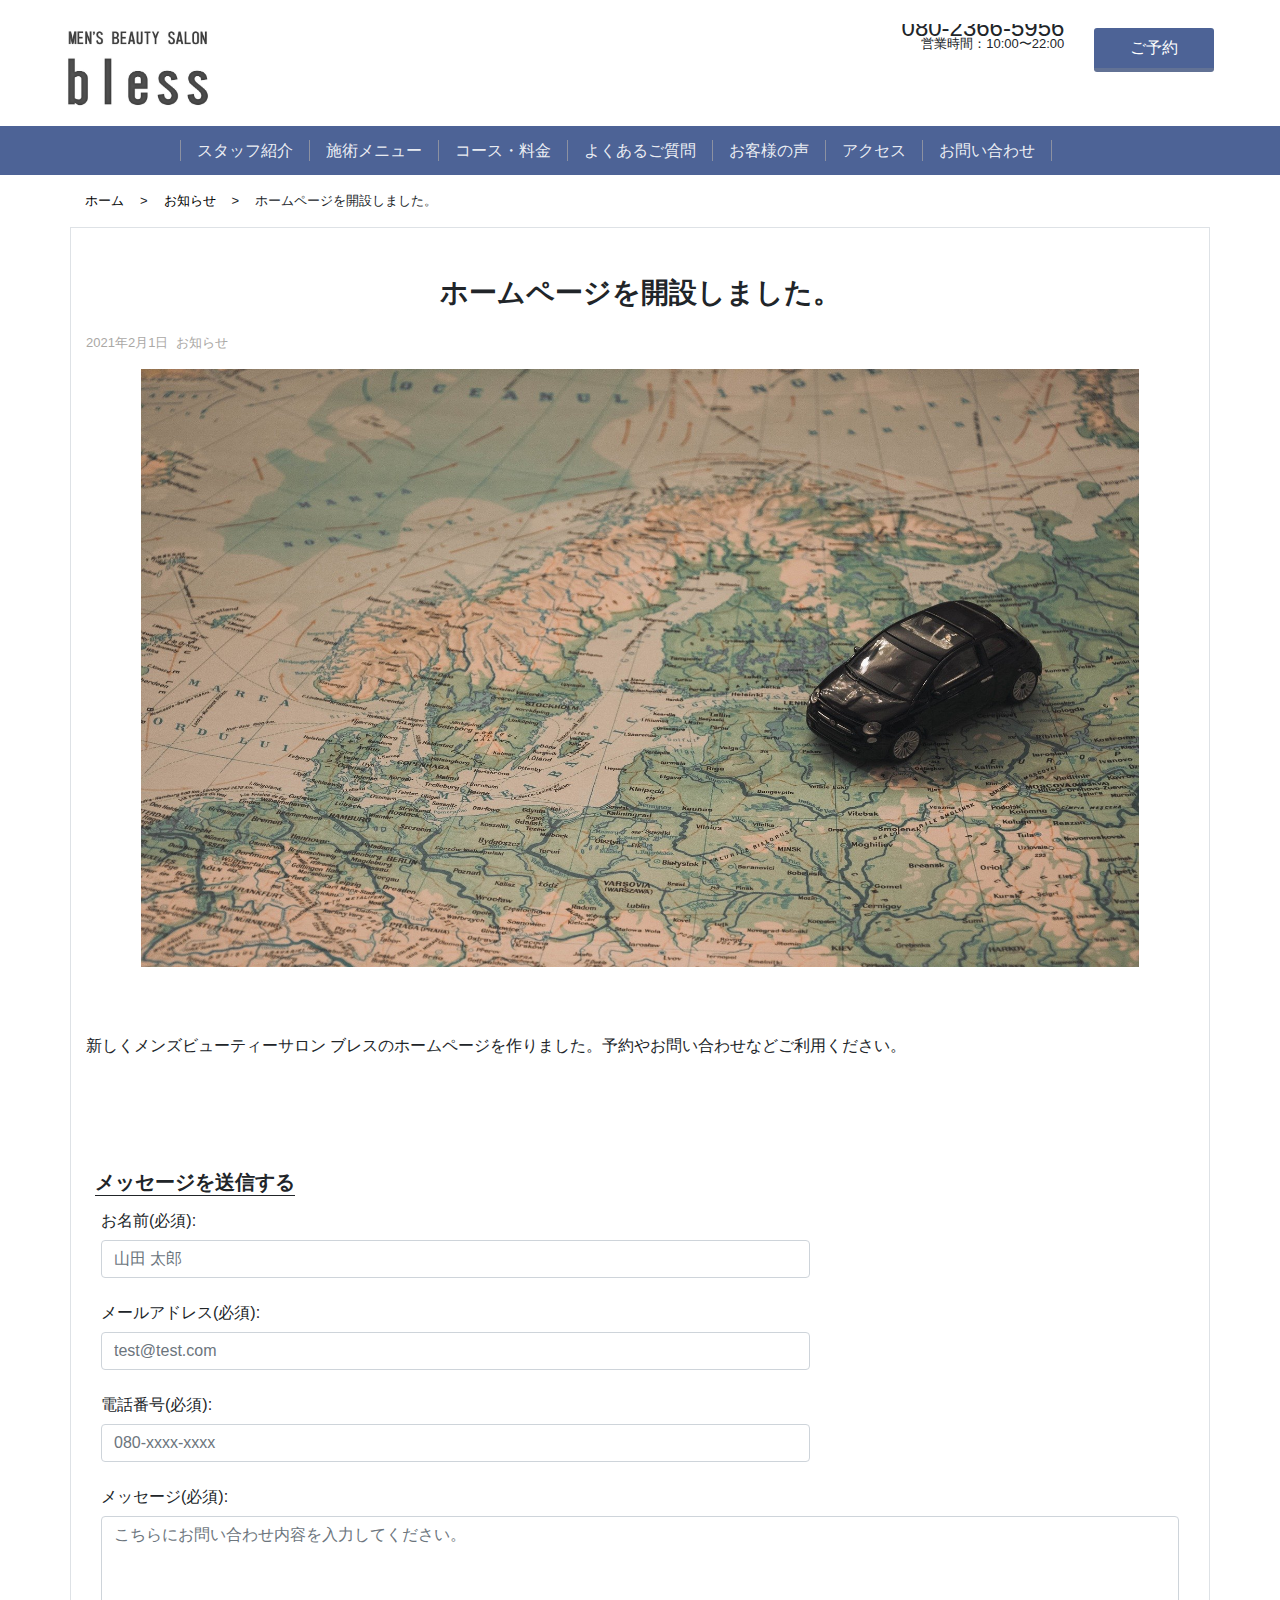
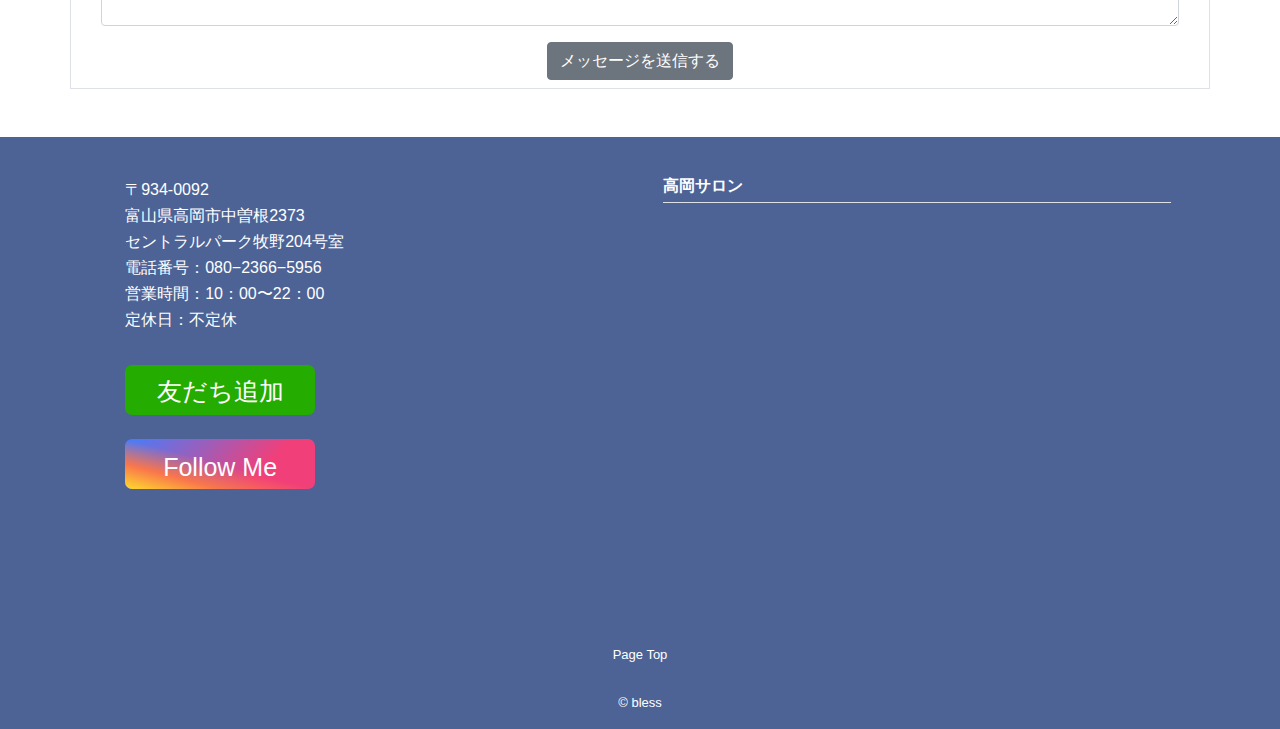
<file: notice1.html>
<!DOCTYPE html>
<html lang="ja">
<head>
  <meta charset="utf-8">
  <meta name="format-detection" content="telephone=no">
  <title>メンズ脱毛 - bless(ブレス)</title>
  <link rel="stylesheet" href="https://use.fontawesome.com/releases/v5.1.0/css/all.css" integrity="sha384-lKuwvrZot6UHsBSfcMvOkWwlCMgc0TaWr+30HWe3a4ltaBwTZhyTEggF5tJv8tbt" crossorigin="anonymous">
  <meta name="viewport" content="width=device-width, initial-scale=1, shrink-to-fit=no">
  <link rel="stylesheet" href="index.css">
  <link rel="stylesheet" href="css/bootstrap.min.css">
  <link rel="stylesheet" href="index2.css">
</head>
<body>　

  <div id="wrap">

  <!-- scroll navbar -->
  <div class="navber" id="page-top">
    <nav class="navbar navbar-expand-sm navbar-dark bg-dark my-3-3 mb-3">
      <button class="navbar-toggler menu-btn js__btn" type="button" data-toggle="collapse" data-target="#navbarNav4" aria-controls="navbarNav4" aria-expanded="false" aria-label="Toggle navigation">
          <span class="navbar-toggler-icon"></span>
      </button>
      <!-- bless　ホームボタン -->
      <a style="font-size: xx-large;font-family: cursive;" class="navbar-brand pl-5" href="index.html">bress</a>
      <!-- 選択画面 -->
      <div class="collapse navbar-collapse justify-content-end">
          <ul class="navbar-nav mr-5">
              <li class="nav-item pr-3">
                  <a class="nav-link" href="course.html">コース・料金</a>
              </li>
              <li class="nav-item pr-3">
                  <a class="nav-link" href="access.html">アクセス</a>
              </li>
              <li class="nav-item pr-3">
                  <a class="nav-link" href="reserve.html">ご予約フォーム</a>
              </li>
          </ul>
      </div>
  </nav>
  </div>

  <div class="header">
    <div class="container-filud">
      <div class="row pl-3">
        <div class="list-header"></div>
        <div class="col-lg-3 col head-icon-list" style="line-height:0.7em;">
          <a href="index.html" class="text-center">
            <img class="img-fluid top-img mx-5" src="bless1.png" alt="">
        </a>
        </div>

        <div class="col text-right py-1 list-header" style="line-height: 0em;">
          <p class="" style="font-size:150%;"><i class="fa fa-phone reverse" style="color: rgb(21, 59, 141);"></i> 080-2366-5956</p>
          <p class="" style="font-size: small;">営業時間：10:00〜22:00</p>
        </div>
        <div class="col-1 py-1 list-header">
          <a href="reserve.html" class="btn-square">ご予約</a>
        </div>
        <div class="col-1 list-header">
        </div>
        <div class="col icon text-right" style="color:  black;">
          <a href="tel:08023665956" class="tel"><i class="fa fa-phone-square px-2" style="font-size:300%;"></i></a>
          <i class="fa fa-bars px-2 menu-btn js__btn" style="font-size:300%;"></i><!-- 開閉用ボタン -->
        </div>
        <div class="col-1 icon"></div>
      </div>
    </div>
  </div>

  <!-- モーダルメニュー -->
  <div class="container-filud">
    <div class="row">
      <div class="col-6">

          <nav class="menu modai-fixed" id="js__nav">
          <ul>
              <li><a class="modal-menu" href="staff.html">スタッフ紹介</a></li>
              <li><a class="modal-menu" href="treatment.html">施術メニュー</a></li>
              <li><a class="modal-menu" href="course.html">コース・料金</a></li>
              <li><a class="modal-menu" href="question.html">よくあるご質問</a></li>
              <li><a class="modal-menu" href="customer.html">お客様の声</a></li>
              <li><a class="modal-menu" href="access.html">アクセス</a></li>
              <li><a class="modal-menu" href="infrom.html">お問い合わせ</a></li>
          </ul>
          <br><p class="modai-close" style="color: white;cursor: pointer;">CLOSE</p>
          </nav>
    </div>
  </div>
</div>





<!-- navbar -->
<div class="container-filud">
  <div class="row">
    <div class="col-12 list">
<nav class="navbar navbar-expand-sm navbar-light bg py-1" style="background-color: #4d6396;">
  <button class="navbar-toggler" type="button" data-toggle="collapse" data-target="#navbarNav4" aria-controls="navbarNav4" aria-expanded="false" aria-label="Toggle navigation">
      <span class="navbar-toggler-icon"></span>
  </button>

  <!-- 選択画面 -->
  <div class="collapse navbar-collapse justify-content-center">
      <ul class="navbar-nav mr-5 nav-border">


        <!-- ドロップダウンリスト -->
          <!-- <li class="nav-item　dropdown px-3">
            <a class="nav-link dropdown-toggle" href="#" id="navbarDropdown" role="button" data-toggle="dropdown" aria-haspopup="true" aria-expanded="false">ブレスについて</a>
          <div class="dropdown-menu" aria-labelledby="navbarDropdown">
            <a href="#" class="nav-link dropdown-toggle" id="navbarDropdown" role="button" aria-haspopup="true" aria-expanded="false">
            <a class="dropdown-item" href="#">スタッフ紹介</a>
          </div>-->

        </li>
        <li class="nav-item px-2">
            <a class="nav-link" href="staff.html">スタッフ紹介</a>
        </li>
            </li>
          <li class="nav-item px-2">
              <a class="nav-link" href="treatment.html">施術メニュー</a>
          </li>
          <li class="nav-item px-2">
              <a class="nav-link" href="course.html">コース・料金</a>
          </li>
          <li class="nav-item px-2">
            <a class="nav-link" href="question.html">よくあるご質問</a>
        </li>
          <li class="nav-item px-2">
            <a class="nav-link" href="customer.html">お客様の声</a>
        </li>
        <li class="nav-item px-2">
            <a class="nav-link" href="access.html">アクセス</a>
        </li>
        <li class="nav-item px-2">
          <a class="nav-link" href="infrom.html">お問い合わせ</a>
      </li>
      </ul>
  </div>
</nav>

    </div>
  </div>
</div>



<!-- カルーセル -->
<!-- <div id="carouselExampleControls" class="carousel slide carousel-fade carousel-text" data-ride="carousel" data-interval="3000" data-pause="hover"> 
  <div class="carousel-inner">
    <div class="carousel-item active">
      <img src="header.jpg" class="d-block w-100" height="500"　alt="">
    </div>
    <div class="carousel-item">
      <img src="img-eye-skincare.jpg" class="d-block w-100" height="500"　alt="">
    </div>
    <div class="carousel-item">
      <img src="img-eye-lymp.jpg" class="d-block w-100" height="500" alt="">
    </div>
  </div>
  <a class="carousel-control-prev" href="#carouselExampleControls" role="button" data-slide="prev">
    <span class="carousel-control-prev-icon" aria-hidden="true"></span>
    <span class="sr-only">Previous</span>
  </a>
  <a class="carousel-control-next" href="#carouselExampleControls" role="button" data-slide="next">
    <span class="carousel-control-next-icon" aria-hidden="true"></span>
    <span class="sr-only">Next</span>
  </a>
</div>-->


  <!-- loop autoplay muted -->




<!-- ホーム＞ -->
<div class="container">
  <div class="row">
    <div class="col-12 d-flex pt-3" style="font-size: small;">
      <a href="index.html"><i class="fa fa-home"></i> ホーム</a><p class="pl-3">></p><a href="notice.html" class="pl-3">お知らせ</a><p class="pl-3">></p><p class="pl-3">ホームページを開設しました。</p>
    </div>
  </div>
</div>




<!-- 施術フォーム -->
<div class="container pb-5">
    <div class="row border">
      <div class="col-12">
  
      </div>
  <div class="col-12 pt-5 pb-3">
    <h3 class="text-center yugo">ホームページを開設しました。</h3>
  </div>
  <div class="col-12" style="font-size: small;color: rgb(170, 168, 165);">
  <p><i class="far fa-clock"></i>2021年2月1日<a class="pl-2" href="notice.html" style="color: rgba(170,168,165);"><i class="far fa-bookmark"></i>お知らせ</a></p>
  </div>
  
  <div class="col-12 text-center">
    <img class="img" width="90%" height="90%" src="holidays-1283014_1920.jpg">
  </div>

  <div class="col-12 pb-5 mb-5">
    <p>新しくメンズビューティーサロン ブレスのホームページを作りました。予約やお問い合わせなどご利用ください。</p>
  </div>



  <div class="col-12 yugo pl-4">
    <h5 style="font-weight: bold;"><span style="border-bottom: solid 1px;padding-bottom: 2px;">メッセージを送信する</span></h5>
  </div>

  <div class="col-md-12" id="contactForm">
    <form action="https://api.staticforms.xyz/submit" method="POST" id="inform">
      <input type="hidden" name="accessKey" value="cb77ed3a-7583-4313-9f9e-3772c63b0df8">
      <input type="hidden" name="subject" value="bless_お問い合わせメッセージ">
      <input type="hidden" name="redirectTo" value="http://127.0.0.1:5500/infrom.html">
      <div class="form-group">
        <label for="inputName" class="col-sm-4 col-form-label">お名前(必須):</label>
        <div class="col-sm-8">
          <input type="text" name="name" class="form-control" id="inputName" placeholder="山田 太郎" minlength="2">
        </div>
      </div>
      <div class="form-group">
        <label for="inputEmail" class="col-sm-4 col-form-label">メールアドレス(必須):</label>
        <div class="col-sm-8">
          <input type="email" name="email" class="form-control mail" id="inputEmail" placeholder="test@test.com">
        </div>
      </div>
      <div class="form-group">
        <label for="inputTel" class="col-sm-4 col-form-label">電話番号(必須):</label>
        <div class="col-sm-8">
          <input type="tel" name="tel" class="form-control" id="inputTel" placeholder="080-xxxx-xxxx" required>
        </div>
      </div>
      <div class="form-group">
        <label for="inputTextarea" class="col-sm-4 col-form-label">メッセージ(必須):</label>
        <div class="col-sm-12">
          <textarea name="message" rows="4" placeholder="こちらにお問い合わせ内容を入力してください。" class="form-control message" id="inputTextarea"></textarea>
        </div>
      </div>

      <div class="text-center">
        <button type="submit" class="btn btn-secondary mb-2">メッセージを送信する</button>
      </div>
    </form>
  </div>

  </div>




  </div>




<!-- footer -->
<div class="container-filud h-100" style="background-color: #4d6396;color: white;color: white;">
  <div class="row pt-5">
    <div class="col-1 hidden-md"></div>
    <div class="col-lg col-md-11 ml-3" style="line-height: 10px;">
      <p>〒934-0092</p>
      <p>富山県高岡市中曽根2373</p>
      <p>セントラルパーク牧野204号室</p>
      <p>電話番号：080−2366−5956</p>
      <p>営業時間：10：00〜22：00</p>
      <p>定休日：不定休</p>

      <!-- Line insta -->
      <a href="https://line.me/ti/p/muXA9NWz7R" class="btn-social-long-line my-4">
        <i class="fab fa-line"></i> <span>友だち追加</span>
      </a>

      <br><a href="https://www.instagram.com/bless_2020.11.17?ref=badge" class="btn-social-long-insta">
        <i class="fab fa-instagram"></i> <span>Follow Me</span>
      </a>

    </div>
    <!-- google map -->
    <div class="col-lg col-md-10 google-map">
      <div class="border-bottom"><p style="font-weight: bold;line-height: 10%;">高岡サロン</p></div>
      <div class="embed-responsive embed-responsive-4by3 h-lg-75 mt-3">
        <iframe src="https://www.google.com/maps/embed?pb=!1m18!1m12!1m3!1d3196.0306579892376!2d137.0755331147282!3d36.76983197710927!2m3!1f0!2f0!3f0!3m2!1i1024!2i768!4f13.1!3m3!1m2!1s0x5ff79d538ed88915%3A0x724ea4890c41c5b6!2z44K744Oz44OI44Op44Or44OR44O844Kv54mn6YeO!5e0!3m2!1sja!2sjp!4v1610475948644!5m2!1sja!2sjp" width="600" height="450" frameborder="0" style="border:0;" allowfullscreen="" aria-hidden="false" tabindex="0"></iframe>

        <!-- ここに iframe 要素を挿入 -->
      </div>

    </div>
    <div class="col-1"></div>
  </div>

  <div class="row">
    <div class="col text-center pt-5" style="font-size: small;line-height: 100%;">
      <a href="#" style="color: white;">
      <i class="fas fa-angle-up" style="vertical-align:super;"></i>
      <p>Page Top</p>
    </a>
    </div>
  </div>

  <div class="row">
    <div class="col text-center mt-3" style="font-size: small;">
      <a href="index.html" style="color: white;">
      <p>© bless</p>
      </a>
    </div>
  </div>

</div>

<!-- wrap -->
</div>

<script type="text/javascript" src="js/jquery-3.5.1.min.js"></script>
<script type="text/javascript" src="js/bootstrap.bundle.min.js"></script>
<script type="text/javascript" src="index.js"></script>

</body>
</html>
</file>
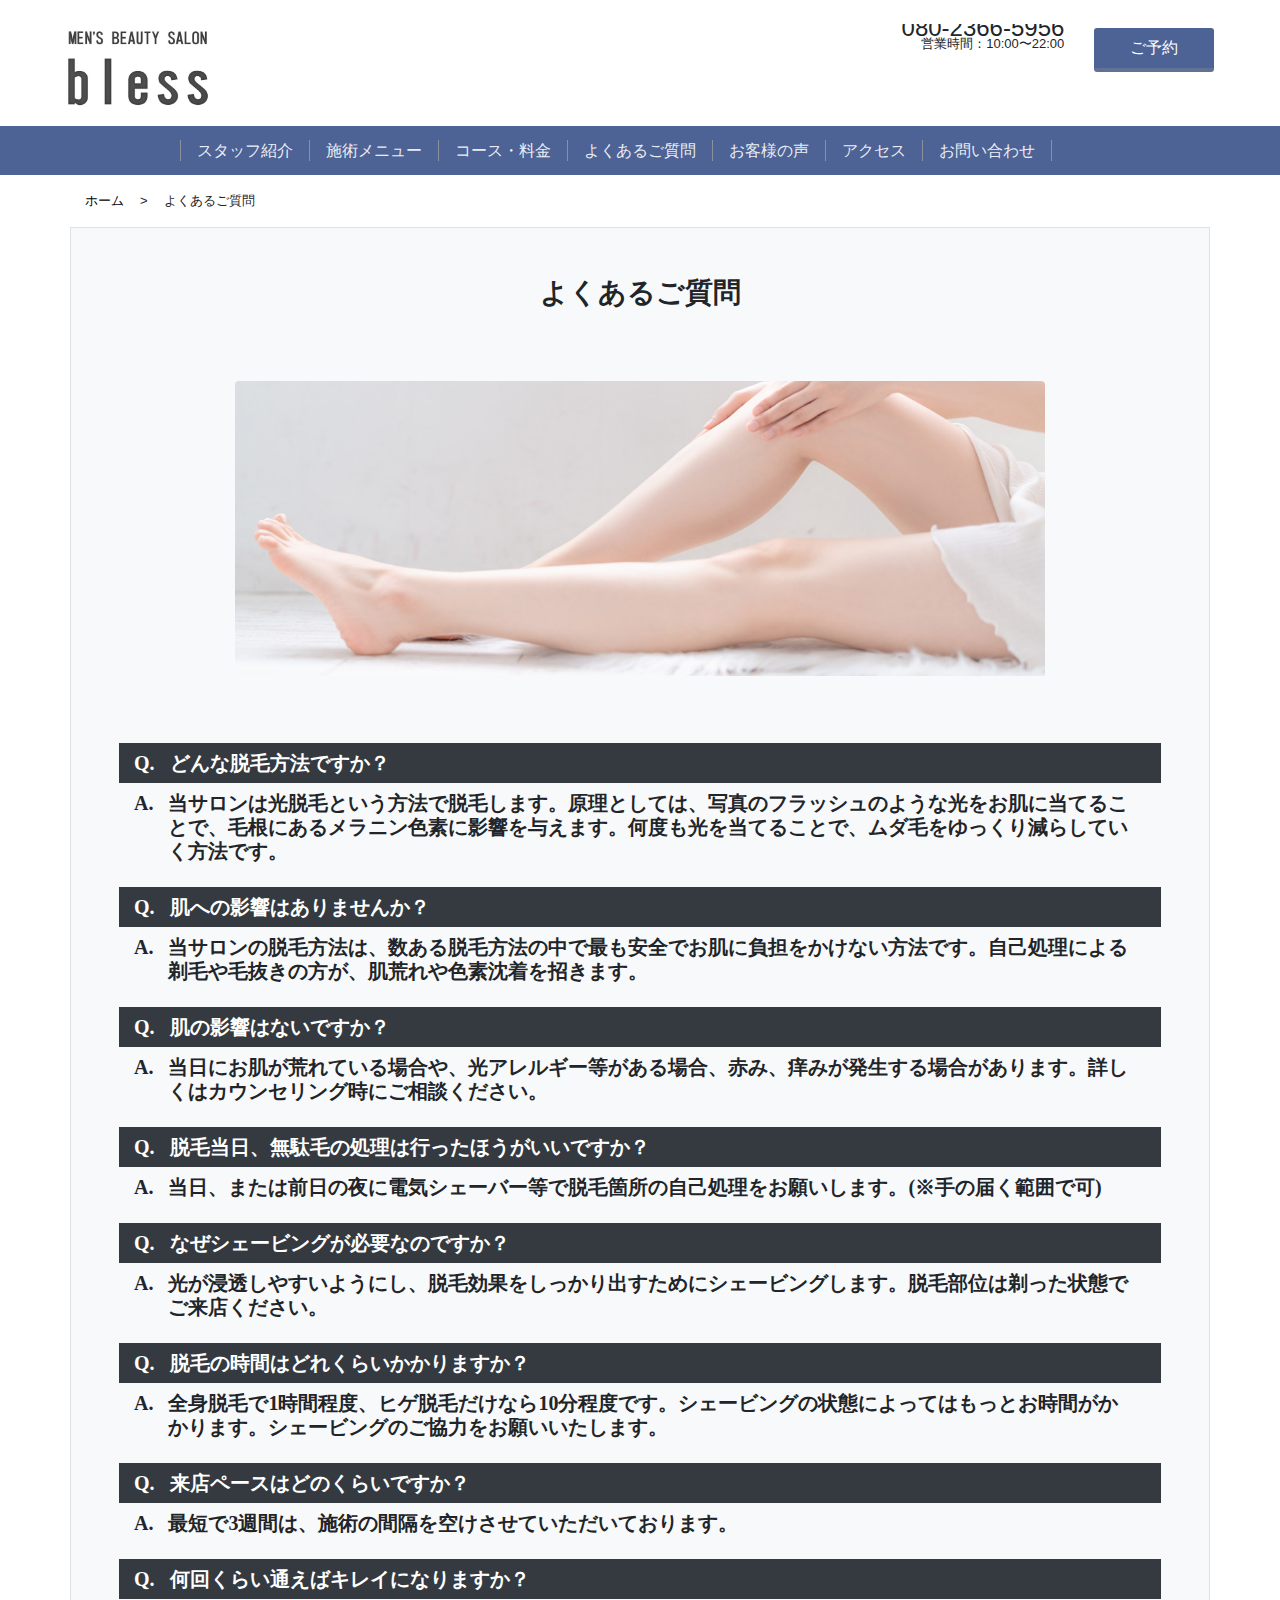
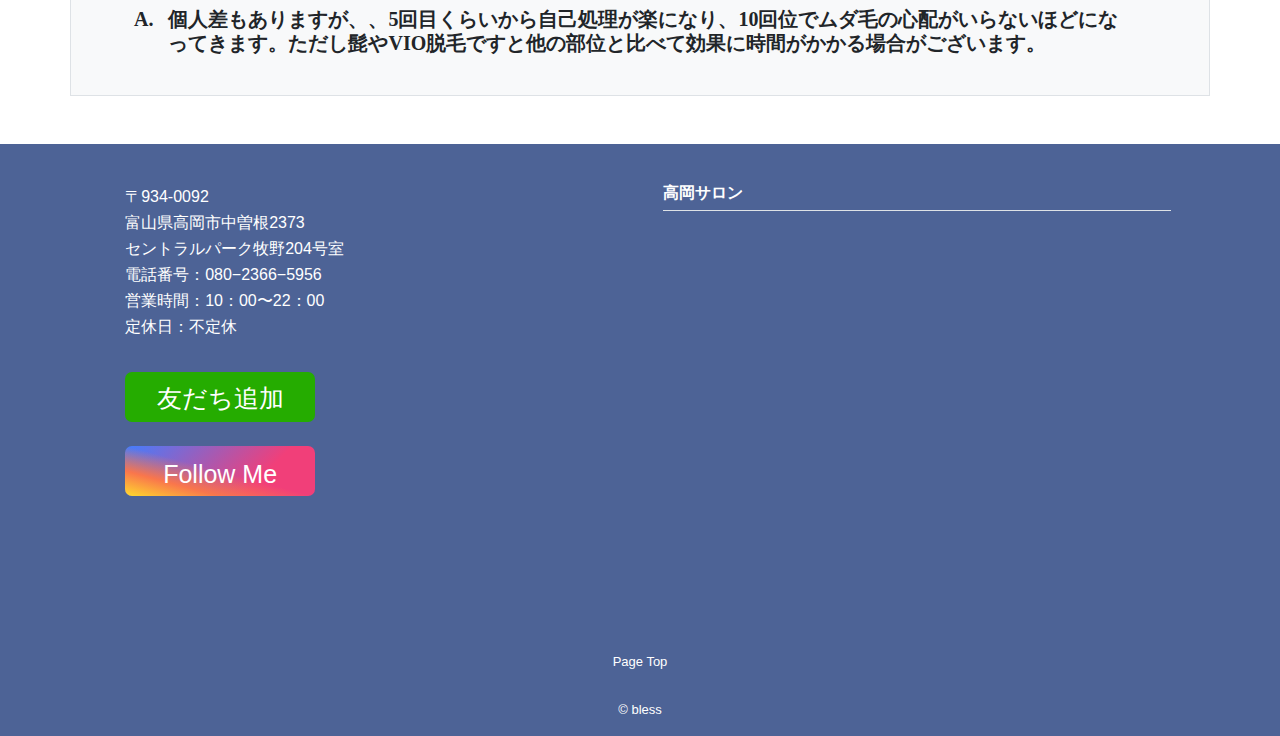
<file: question.html>
<!DOCTYPE html>
<html lang="ja">
<head>
  <meta charset="utf-8">
  <meta name="format-detection" content="telephone=no">
  <title>メンズ脱毛 - bless(ブレス)</title>
  <link rel="stylesheet" href="https://use.fontawesome.com/releases/v5.1.0/css/all.css" integrity="sha384-lKuwvrZot6UHsBSfcMvOkWwlCMgc0TaWr+30HWe3a4ltaBwTZhyTEggF5tJv8tbt" crossorigin="anonymous">
  <meta name="viewport" content="width=device-width, initial-scale=1, shrink-to-fit=no">
  <link rel="stylesheet" href="index.css">
  <link rel="stylesheet" href="css/bootstrap.min.css">
  <link rel="stylesheet" href="index2.css">
</head>
<body>　

  <div id="wrap">

  <!-- scroll navbar -->
  <div class="navber" id="page-top">
    <nav class="navbar navbar-expand-sm navbar-dark bg-dark my-3-3 mb-3">
      <button class="navbar-toggler menu-btn js__btn" type="button" data-toggle="collapse" data-target="#navbarNav4" aria-controls="navbarNav4" aria-expanded="false" aria-label="Toggle navigation">
          <span class="navbar-toggler-icon"></span>
      </button>
      <!-- bless　ホームボタン -->
      <a style="font-size: xx-large;font-family: cursive;" class="navbar-brand pl-5" href="index.html">bress</a>
      <!-- 選択画面 -->
      <div class="collapse navbar-collapse justify-content-end">
          <ul class="navbar-nav mr-5">
              <li class="nav-item pr-3">
                  <a class="nav-link" href="course.html">コース・料金</a>
              </li>
              <li class="nav-item pr-3">
                  <a class="nav-link" href="access.html">アクセス</a>
              </li>
              <li class="nav-item pr-3">
                  <a class="nav-link" href="reserve.html">ご予約フォーム</a>
              </li>
          </ul>
      </div>
  </nav>
  </div>

  <div class="header">
    <div class="container-filud">
      <div class="row pl-3">
        <div class="list-header"></div>
        <div class="col-lg-3 col head-icon-list" style="line-height:0.7em;">
          <a href="index.html" class="text-center">
            <img class="img-fluid top-img mx-5" src="bless1.png" alt="">
        </a>
        </div>

        <div class="col text-right py-1 list-header" style="line-height: 0em;">
          <p class="" style="font-size:150%;"><i class="fa fa-phone reverse" style="color: rgb(21, 59, 141);"></i> 080-2366-5956</p>
          <p class="" style="font-size: small;">営業時間：10:00〜22:00</p>
        </div>
        <div class="col-1 py-1 list-header">
          <a href="reserve.html" class="btn-square">ご予約</a>
        </div>
        <div class="col-1 list-header">
        </div>
        <div class="col icon text-right" style="color:  black;">
          <a href="tel:08023665956" class="tel"><i class="fa fa-phone-square px-2" style="font-size:300%;"></i></a>
          <i class="fa fa-bars px-2 menu-btn js__btn" style="font-size:300%;"></i><!-- 開閉用ボタン -->
        </div>
        <div class="col-1 icon"></div>
      </div>
    </div>
  </div>

  <!-- モーダルメニュー -->
  <div class="container-filud">
    <div class="row">
      <div class="col-6">

          <nav class="menu modai-fixed" id="js__nav">
          <ul>
              <li><a class="modal-menu" href="staff.html">スタッフ紹介</a></li>
              <li><a class="modal-menu" href="treatment.html">施術メニュー</a></li>
              <li><a class="modal-menu" href="course.html">コース・料金</a></li>
              <li><a class="modal-menu" href="question.html">よくあるご質問</a></li>
              <li><a class="modal-menu" href="customer.html">お客様の声</a></li>
              <li><a class="modal-menu" href="access.html">アクセス</a></li>
              <li><a class="modal-menu" href="infrom.html">お問い合わせ</a></li>
          </ul>
          <br><p class="modai-close" style="color: white;cursor: pointer;">CLOSE</p>
          </nav>
    </div>
  </div>
</div>





<!-- navbar -->
<div class="container-filud">
  <div class="row">
    <div class="col-12 list">
<nav class="navbar navbar-expand-sm navbar-light bg py-1" style="background-color: #4d6396;">
  <button class="navbar-toggler" type="button" data-toggle="collapse" data-target="#navbarNav4" aria-controls="navbarNav4" aria-expanded="false" aria-label="Toggle navigation">
      <span class="navbar-toggler-icon"></span>
  </button>

  <!-- 選択画面 -->
  <div class="collapse navbar-collapse justify-content-center">
      <ul class="navbar-nav mr-5 nav-border">


        <!-- ドロップダウンリスト -->
          <!-- <li class="nav-item　dropdown px-3">
            <a class="nav-link dropdown-toggle" href="#" id="navbarDropdown" role="button" data-toggle="dropdown" aria-haspopup="true" aria-expanded="false">ブレスについて</a>
          <div class="dropdown-menu" aria-labelledby="navbarDropdown">
            <a href="#" class="nav-link dropdown-toggle" id="navbarDropdown" role="button" aria-haspopup="true" aria-expanded="false">
            <a class="dropdown-item" href="#">スタッフ紹介</a>
          </div>-->

        </li>
        <li class="nav-item px-2">
            <a class="nav-link" href="staff.html">スタッフ紹介</a>
        </li>
            </li>
          <li class="nav-item px-2">
              <a class="nav-link" href="treatment.html">施術メニュー</a>
          </li>
          <li class="nav-item px-2">
              <a class="nav-link" href="course.html">コース・料金</a>
          </li>
          <li class="nav-item px-2">
            <a class="nav-link" href="question.html">よくあるご質問</a>
        </li>
          <li class="nav-item px-2">
            <a class="nav-link" href="customer.html">お客様の声</a>
        </li>
        <li class="nav-item px-2">
            <a class="nav-link" href="access.html">アクセス</a>
        </li>
        <li class="nav-item px-2">
          <a class="nav-link" href="infrom.html">お問い合わせ</a>
      </li>
      </ul>
  </div>
</nav>

    </div>
  </div>
</div>



<!-- カルーセル -->
<!-- <div id="carouselExampleControls" class="carousel slide carousel-fade carousel-text" data-ride="carousel" data-interval="3000" data-pause="hover">  
  <div class="carousel-inner">
    <div class="carousel-item active">
      <img src="call.png" class="d-block w-100" height="500"　alt="">
    </div>
    <div class="carousel-item">
      <img src="reserve.png" class="d-block w-100" height="500"　alt="">
    </div>
    <div class="carousel-item">
      <img src="holidays-1283014_1920.jpg" class="d-block w-100" height="500" alt="">
    </div>
  </div>
  <a class="carousel-control-prev" href="#carouselExampleControls" role="button" data-slide="prev">
    <span class="carousel-control-prev-icon" aria-hidden="true"></span>
    <span class="sr-only">Previous</span>
  </a>
  <a class="carousel-control-next" href="#carouselExampleControls" role="button" data-slide="next">
    <span class="carousel-control-next-icon" aria-hidden="true"></span>
    <span class="sr-only">Next</span>
  </a>
</div> -->


  <!-- loop autoplay muted -->

<!-- ホーム＞ -->
<div class="container">
  <div class="row">
    <div class="col-12 d-flex pt-3" style="font-size: small;">
      <a href="index.html"><i class="fa fa-home"></i> ホーム</a><p class="pl-3">></p><p class="pl-3">よくあるご質問</p>
    </div>
  </div>
</div>




<!-- 施術フォーム -->
<div class="container mb-5 bg-light">
    <div class="row border px-5">

    <div class="col-12 pt-5 pb-3">
        <h3 class="text-center yugo pb-5">よくあるご質問</h3>
    </div>

        <div class="col-12 text-center">
            <img class="img rounded pb-3" width="80%" height="90%" src="hunrose-leg.jpg">
        </div>
    <!-- Q&A -->
    <div class="q-and-a py-3">

    <div class="col-12 pt-2 bg-dark d-flex">
        <div class=""> <h5 class="yugo" style="color: white;" >Q.</h5></div>
        <div class="col"><h5 class="yugo" style="color: white;">どんな脱毛方法ですか？</h5></div>
    </div>
    <div class="col-12 pt-2 pb-3 d-flex">
        <div class=""> <h5 class="yugo" >A.</h5></div>
        <div class="col">
            <h5 class="yugo">当サロンは光脱毛という方法で脱毛します。原理としては、写真のフラッシュのような光をお肌に当てることで、毛根にあるメラニン色素に影響を与えます。何度も光を当てることで、ムダ毛をゆっくり減らしていく方法です。</h5></div>
    </div>

    <div class="col-12 pt-2 bg-dark d-flex">
        <div class=""> <h5 class="yugo" style="color: white;">Q.</h5></div>
        <div class="col"><h5 class="yugo" style="color: white;">肌への影響はありませんか？</h5></div>
    </div>
    <div class="col-12 pt-2 pb-3 d-flex">
        <div class=""> <h5 class="yugo" >A.</h5></div>
        <div class="col">
            <h5 class="yugo">当サロンの脱毛方法は、数ある脱毛方法の中で最も安全でお肌に負担をかけない方法です。自己処理による剃毛や毛抜きの方が、肌荒れや色素沈着を招きます。</h5></div>
    </div>

    <div class="col-12 pt-2 bg-dark d-flex">
        <div class=""> <h5 class="yugo" style="color: white;">Q.</h5></div>
        <div class="col"><h5 class="yugo" style="color: white;">肌の影響はないですか？</h5></div>
    </div>
    <div class="col-12 pt-2 pb-3 d-flex">
        <div class=""> <h5 class="yugo" >A.</h5></div>
        <div class="col"><h5 class="yugo">当日にお肌が荒れている場合や、光アレルギー等がある場合、赤み、痒みが発生する場合があります。詳しくはカウンセリング時にご相談ください。</h5></div>
    </div>

    <div class="col-12 pt-2 bg-dark d-flex">
        <div class=""> <h5 class="yugo" style="color: white;">Q.</h5></div>
        <div class="col"><h5 class="yugo" style="color: white;">脱毛当日、無駄毛の処理は行ったほうがいいですか？</h5></div>
    </div>
    <div class="col-12 pt-2 pb-3 d-flex">
        <div class=""> <h5 class="yugo" >A.</h5></div>
        <div class="col"><h5 class="yugo">当日、または前日の夜に電気シェーバー等で脱毛箇所の自己処理をお願いします。(※手の届く範囲で可)</h5></div>
    </div>

    <div class="col-12 pt-2 bg-dark d-flex">
        <div class=""> <h5 class="yugo" style="color: white;">Q.</h5></div>
        <div class="col"><h5 class="yugo" style="color: white;">なぜシェービングが必要なのですか？</h5></div>
    </div>
    <div class="col-12 pt-2 pb-3 d-flex">
        <div class=""> <h5 class="yugo" >A.</h5></div>
        <div class="col"><h5 class="yugo">光が浸透しやすいようにし、脱毛効果をしっかり出すためにシェービングします。脱毛部位は剃った状態でご来店ください。</h5></div>
    </div>





    <div class="col-12 pt-2 bg-dark d-flex">
        <div class=""> <h5 class="yugo" style="color: white;">Q.</h5></div>
        <div class="col"><h5 class="yugo" style="color: white;">脱毛の時間はどれくらいかかりますか？</h5></div>
    </div>
    <div class="col-12 pt-2 pb-3 d-flex">
        <div class=""> <h5 class="yugo" >A.</h5></div>
        <div class="col">
            <h5 class="yugo">全身脱毛で1時間程度、ヒゲ脱毛だけなら10分程度です。シェービングの状態によってはもっとお時間がかかります。シェービングのご協力をお願いいたします。</h5></div>
    </div>

    <div class="col-12 pt-2 bg-dark d-flex">
        <div class=""> <h5 class="yugo" style="color: white;">Q.</h5></div>
        <div class="col"><h5 class="yugo" style="color: white;">来店ペースはどのくらいですか？</h5></div>
    </div>
    <div class="col-12 pt-2 pb-3 d-flex">
        <div class=""> <h5 class="yugo" >A.</h5></div>
        <div class="col">
            <h5 class="yugo">最短で3週間は、施術の間隔を空けさせていただいております。</h5></div>
    </div>

    <div class="col-12 pt-2 bg-dark d-flex">
        <div class=""> <h5 class="yugo" style="color: white;">Q.</h5></div>
        <div class="col"><h5 class="yugo" style="color: white;">何回くらい通えばキレイになりますか？</h5></div>
    </div>
    <div class="col-12 pt-2 pb-3 d-flex">
        <div class=""> <h5 class="yugo" >A.</h5></div>
        <div class="col"><h5 class="yugo">個人差もありますが、、5回目くらいから自己処理が楽になり、10回位でムダ毛の心配がいらないほどになってきます。ただし髭やVIO脱毛ですと他の部位と比べて効果に時間がかかる場合がございます。</h5></div>
    </div>

</div>






    </div>




  </div>




<!-- footer -->
<div class="container-filud h-100" style="background-color: #4d6396;color: white;color: white;">
  <div class="row pt-5">
    <div class="col-1 hidden-md"></div>
    <div class="col-lg col-md-11 ml-3" style="line-height: 10px;">
      <p>〒934-0092</p>
      <p>富山県高岡市中曽根2373</p>
      <p>セントラルパーク牧野204号室</p>
      <p>電話番号：080−2366−5956</p>
      <p>営業時間：10：00〜22：00</p>
      <p>定休日：不定休</p>

      <!-- Line insta -->
      <a href="https://line.me/ti/p/muXA9NWz7R" class="btn-social-long-line my-4">
        <i class="fab fa-line"></i> <span>友だち追加</span>
      </a>
      <br><a href="https://www.instagram.com/bless_2020.11.17?ref=badge" class="btn-social-long-insta">
        <i class="fab fa-instagram"></i> <span>Follow Me</span>
      </a>

    </div>
    <!-- google map -->
    <div class="col-lg col-md-10 google-map">
      <div class="border-bottom"><p style="font-weight: bold;line-height: 10%;">高岡サロン</p></div>
      <div class="embed-responsive embed-responsive-4by3 h-lg-75 mt-3">
        <iframe src="https://www.google.com/maps/embed?pb=!1m18!1m12!1m3!1d3196.0306579892376!2d137.0755331147282!3d36.76983197710927!2m3!1f0!2f0!3f0!3m2!1i1024!2i768!4f13.1!3m3!1m2!1s0x5ff79d538ed88915%3A0x724ea4890c41c5b6!2z44K744Oz44OI44Op44Or44OR44O844Kv54mn6YeO!5e0!3m2!1sja!2sjp!4v1610475948644!5m2!1sja!2sjp" width="600" height="450" frameborder="0" style="border:0;" allowfullscreen="" aria-hidden="false" tabindex="0"></iframe>

        <!-- ここに iframe 要素を挿入 -->
      </div>

    </div>
    <div class="col-1"></div>
  </div>

  <div class="row">
    <div class="col text-center pt-5" style="font-size: small;line-height: 100%;">
      <a href="#" style="color: white;">
      <i class="fas fa-angle-up" style="vertical-align:super;"></i>
      <p>Page Top</p>
    </a>
    </div>
  </div>

  <div class="row">
    <div class="col text-center mt-3" style="font-size: small;">
      <a href="index.html" style="color: white;">
      <p>© bless</p>
      </a>
    </div>
  </div>

</div>

<!-- wrap -->
</div>

<script type="text/javascript" src="js/jquery-3.5.1.min.js"></script>
<script type="text/javascript" src="js/bootstrap.bundle.min.js"></script>
<script type="text/javascript" src="index.js"></script>

</body>
</html>
</file>
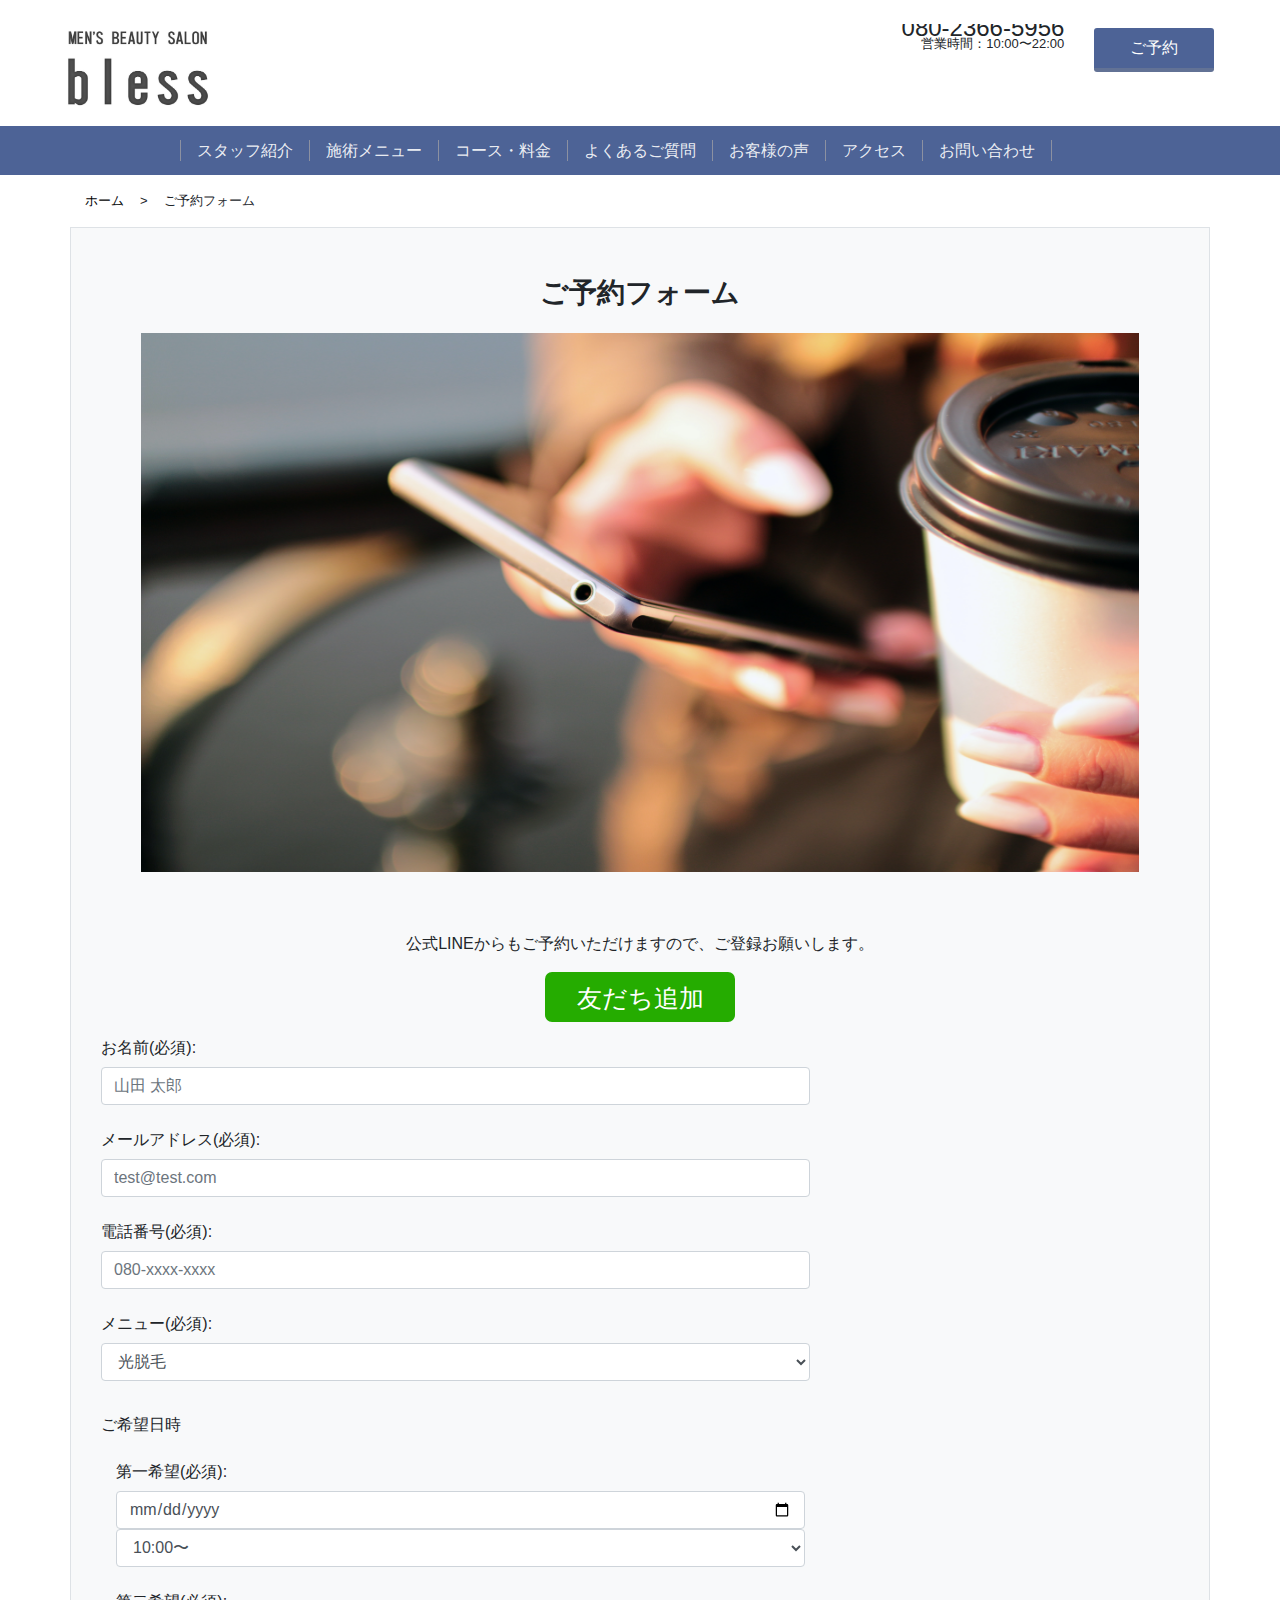
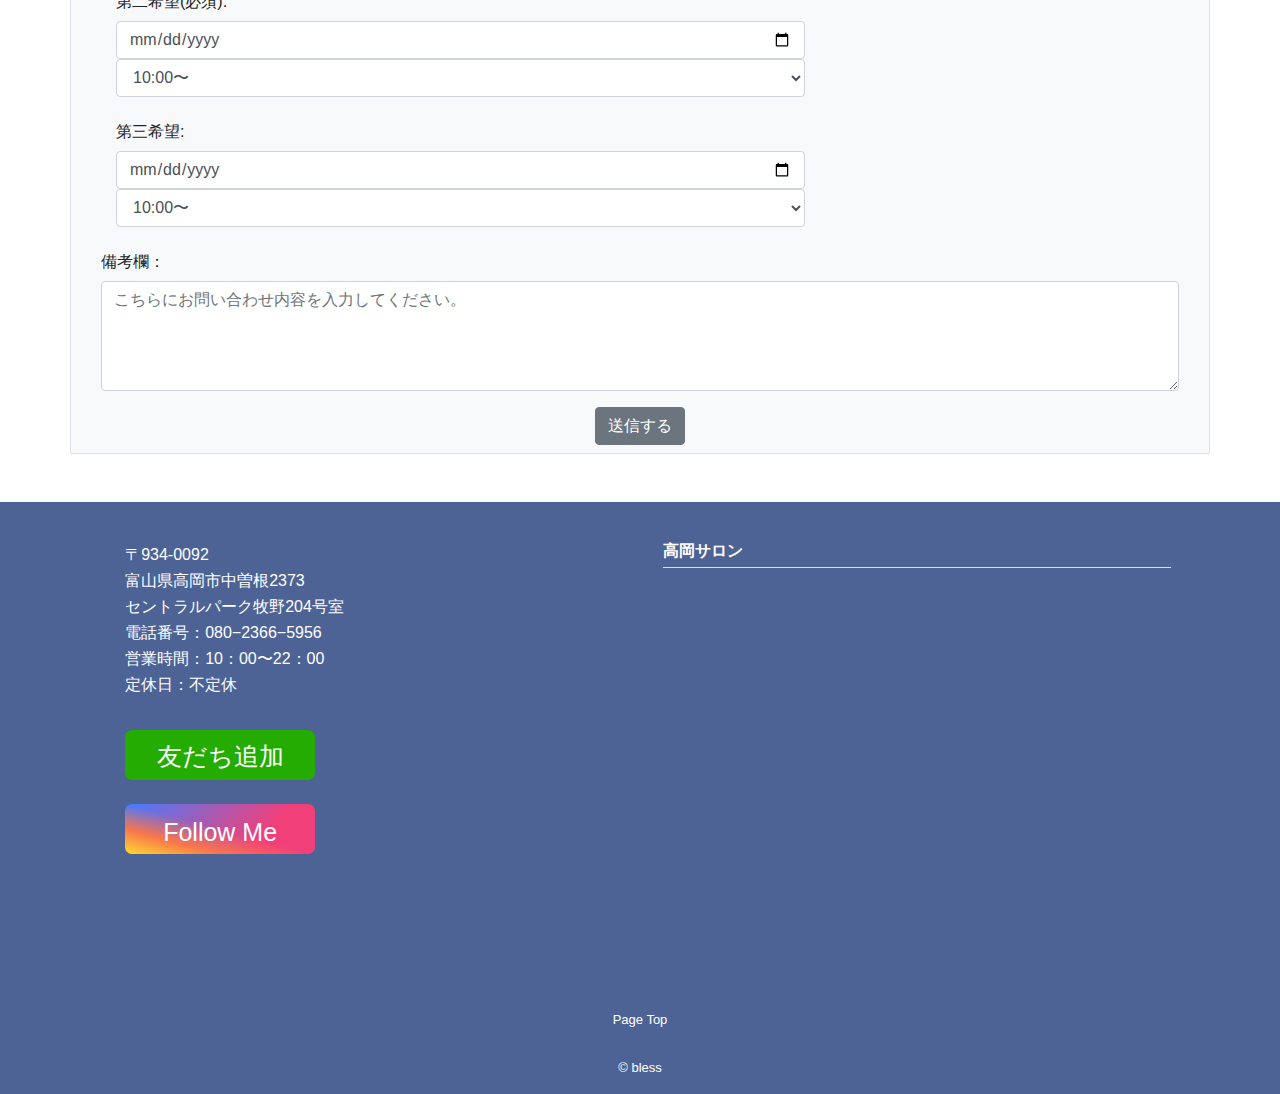
<file: reserve.html>
<!DOCTYPE html>
<html lang="ja">
<head>
  <meta charset="utf-8">
  <meta name="format-detection" content="telephone=no">
  <title>メンズ脱毛 - bless(ブレス)</title>
  <link rel="stylesheet" href="https://use.fontawesome.com/releases/v5.1.0/css/all.css" integrity="sha384-lKuwvrZot6UHsBSfcMvOkWwlCMgc0TaWr+30HWe3a4ltaBwTZhyTEggF5tJv8tbt" crossorigin="anonymous">
  <meta name="viewport" content="width=device-width, initial-scale=1, shrink-to-fit=no">
  <link rel="stylesheet" href="index.css">
  <link rel="stylesheet" href="css/bootstrap.min.css">
  <link rel="stylesheet" href="index2.css">
</head>
<body>　

  <div id="wrap">

  <!-- scroll navbar -->
  <div class="navber" id="page-top">
    <nav class="navbar navbar-expand-sm navbar-dark bg-dark my-3-3 mb-3">
      <button class="navbar-toggler menu-btn js__btn" type="button" data-toggle="collapse" data-target="#navbarNav4" aria-controls="navbarNav4" aria-expanded="false" aria-label="Toggle navigation">
          <span class="navbar-toggler-icon"></span>
      </button>
      <!-- bless　ホームボタン -->
      <a style="font-size: xx-large;font-family: cursive;" class="navbar-brand pl-5" href="index.html">bress</a>
      <!-- 選択画面 -->
      <div class="collapse navbar-collapse justify-content-end">
          <ul class="navbar-nav mr-5">
              <li class="nav-item pr-3">
                  <a class="nav-link" href="course.html">コース・料金</a>
              </li>
              <li class="nav-item pr-3">
                  <a class="nav-link" href="access.html">アクセス</a>
              </li>
              <li class="nav-item pr-3">
                  <a class="nav-link" href="reserve.html">ご予約フォーム</a>
              </li>
          </ul>
      </div>
  </nav>
  </div>

  <div class="header">
    <div class="container-filud">
      <div class="row pl-3">
        <div class="list-header"></div>
        <div class="col-lg-3 col head-icon-list" style="line-height:0.7em;">
          <a href="index.html" class="text-center">
            <img class="img-fluid top-img mx-5" src="bless1.png" alt="">
        </a>
        </div>

        <div class="col text-right py-1 list-header" style="line-height: 0em;">
          <p class="" style="font-size:150%;"><i class="fa fa-phone reverse" style="color: rgb(21, 59, 141);"></i> 080-2366-5956</p>
          <p class="" style="font-size: small;">営業時間：10:00〜22:00</p>
        </div>
        <div class="col-1 py-1 list-header">
          <a href="reserve.html" class="btn-square">ご予約</a>
        </div>
        <div class="col-1 list-header">
        </div>
        <div class="col icon text-right" style="color:  black;">
          <a href="tel:08023665956" class="tel"><i class="fa fa-phone-square px-2" style="font-size:300%;"></i></a>
          <i class="fa fa-bars px-2 menu-btn js__btn" style="font-size:300%;"></i><!-- 開閉用ボタン -->
        </div>
        <div class="col-1 icon"></div>
      </div>
    </div>
  </div>

  <!-- モーダルメニュー -->
  <div class="container-filud">
    <div class="row">
      <div class="col-6">

          <nav class="menu modai-fixed" id="js__nav">
          <ul>
              <li><a class="modal-menu" href="staff.html">スタッフ紹介</a></li>
              <li><a class="modal-menu" href="treatment.html">施術メニュー</a></li>
              <li><a class="modal-menu" href="course.html">コース・料金</a></li>
              <li><a class="modal-menu" href="question.html">よくあるご質問</a></li>
              <li><a class="modal-menu" href="customer.html">お客様の声</a></li>
              <li><a class="modal-menu" href="access.html">アクセス</a></li>
              <li><a class="modal-menu" href="infrom.html">お問い合わせ</a></li>
          </ul>
          <br><p class="modai-close" style="color: white;cursor: pointer;">CLOSE</p>
          </nav>
    </div>
  </div>
</div>





<!-- navbar -->
<div class="container-filud">
  <div class="row">
    <div class="col-12 list">
<nav class="navbar navbar-expand-sm navbar-light bg py-1" style="background-color: #4d6396;">
  <button class="navbar-toggler" type="button" data-toggle="collapse" data-target="#navbarNav4" aria-controls="navbarNav4" aria-expanded="false" aria-label="Toggle navigation">
      <span class="navbar-toggler-icon"></span>
  </button>

  <!-- 選択画面 -->
  <div class="collapse navbar-collapse justify-content-center">
      <ul class="navbar-nav mr-5 nav-border">


        <!-- ドロップダウンリスト -->
          <!-- <li class="nav-item　dropdown px-3">
            <a class="nav-link dropdown-toggle" href="#" id="navbarDropdown" role="button" data-toggle="dropdown" aria-haspopup="true" aria-expanded="false">ブレスについて</a>
          <div class="dropdown-menu" aria-labelledby="navbarDropdown">
            <a href="#" class="nav-link dropdown-toggle" id="navbarDropdown" role="button" aria-haspopup="true" aria-expanded="false">
            <a class="dropdown-item" href="#">スタッフ紹介</a>
          </div>-->

        </li>
        <li class="nav-item px-2">
            <a class="nav-link" href="staff.html">スタッフ紹介</a>
        </li>
            </li>
          <li class="nav-item px-2">
              <a class="nav-link" href="treatment.html">施術メニュー</a>
          </li>
          <li class="nav-item px-2">
              <a class="nav-link" href="course.html">コース・料金</a>
          </li>
          <li class="nav-item px-2">
            <a class="nav-link" href="question.html">よくあるご質問</a>
        </li>
          <li class="nav-item px-2">
            <a class="nav-link" href="customer.html">お客様の声</a>
        </li>
        <li class="nav-item px-2">
            <a class="nav-link" href="access.html">アクセス</a>
        </li>
        <li class="nav-item px-2">
          <a class="nav-link" href="infrom.html">お問い合わせ</a>
      </li>
      </ul>
  </div>
</nav>

    </div>
  </div>
</div>



<!-- カルーセル -->
<!-- <div id="carouselExampleControls" class="carousel slide carousel-fade carousel-text" data-ride="carousel" data-interval="3000" data-pause="hover"> 
  <div class="carousel-inner">
    <div class="carousel-item active">
      <img src="header.jpg" class="d-block w-100" height="500"　alt="">
    </div>
    <div class="carousel-item">
      <img src="img-eye-skincare.jpg" class="d-block w-100" height="500"　alt="">
    </div>
    <div class="carousel-item">
      <img src="img-eye-lymp.jpg" class="d-block w-100" height="500" alt="">
    </div>
  </div>
  <a class="carousel-control-prev" href="#carouselExampleControls" role="button" data-slide="prev">
    <span class="carousel-control-prev-icon" aria-hidden="true"></span>
    <span class="sr-only">Previous</span>
  </a>
  <a class="carousel-control-next" href="#carouselExampleControls" role="button" data-slide="next">
    <span class="carousel-control-next-icon" aria-hidden="true"></span>
    <span class="sr-only">Next</span>
  </a>
</div>-->


  <!-- loop autoplay muted -->





<!-- ホーム＞ -->
<div class="container">
  <div class="row">
    <div class="col-12 d-flex pt-3" style="font-size: small;">
      <a href="index.html"><i class="fa fa-home"></i> ホーム</a><p class="pl-3">></p><p class="pl-3">ご予約フォーム</p>
    </div>
  </div>
</div>




<!-- お問合せフォーム -->
<div class="container mb-5 bg-light">
  <div class="row border">
    <div class="col-12">

    </div>
<div class="col-12 pt-5 pb-3">
  <h3 class="text-center yugo">ご予約フォーム</h3>
</div>

<div class="col-12 text-center">
  <img class="img" width="90%" height="90%" src="reserve.png">
</div>

<div class="col-12 text-center">
    <p>公式LINEからもご予約いただけますので、ご登録お願いします。</p>
</div>

<div class="col-12 text-center">
          <!-- Line -->
          <a href="https://line.me/ti/p/muXA9NWz7R" class="btn-social-long-line pb-3 yugo-light">
            <i class="fab fa-line"></i> <span class="">友だち追加</span>
          </a>
</div>


<div class="col-md-12" id="contactForm">
  <form action="https://api.staticforms.xyz/submit" method="POST" id="reserve">
    <input type="hidden" name="accessKey" value="cb77ed3a-7583-4313-9f9e-3772c63b0df8">
    <input type="hidden" name="subject" value="bless_ご予約メッセージ">
    <input type="hidden" name="redirectTo" value="http://127.0.0.1:5500/reserve.html">
    <div class="form-group">
      <label for="inputName" class="col-sm-4 col-form-label">お名前(必須):</label>
      <div class="col-sm-8">
        <input type="text" name="name" class="form-control" id="inputName" placeholder="山田 太郎" minlength="2">
      </div>
    </div>
    <div class="form-group">
      <label for="inputEmail" class="col-sm-4 col-form-label">メールアドレス(必須):</label>
      <div class="col-sm-8">
        <input type="email" name="email" class="form-control" id="inputEmail" placeholder="test@test.com">
      </div>
    </div>
    <div class="form-group">
      <label for="inputTel" class="col-sm-4 col-form-label">電話番号(必須):</label>
      <div class="col-sm-8">
        <input type="tel" name="tel" class="form-control" id="inputTel" placeholder="080-xxxx-xxxx" required>
      </div>
    </div>

    <div class="form-group">
      <label for="inputName" class="col-sm-4 col-form-label">メニュー(必須):</label>
      <div class="col-sm-8">
        <select class="form-control" name="$menu">
          <option value="光脱毛(part)">光脱毛</option>
          <option value="lymph">リンパ整体</option>
          <option value="consultion">ご相談</option>
        </select>
      </div>
    </div>

    <div class="col-12 pt-3">
      <p>ご希望日時</p>
    <div class="form-group">
      <label for="inputName" class="col-sm-4 col-form-label">第一希望(必須):</label>
      <div class="col-sm-8">
        <input type="date" name="$reserve_day1" class="form-control" placeholder="年/月/日" id="reserve1" required>
        <select name="$reserve_day1" class="form-control">
          <option value="10:00〜">10:00〜</option>
          <option value="12:00〜">12:00〜</option>
          <option value="14:00〜">14:00〜</option>
          <option value="16:00〜">16:00〜</option>
          <option value="18:00〜">18:00〜</option>
          <option value="20:00〜">20:00〜</option>
        </select>
      </div>
    </div>

    <div class="form-group">
      <label for="inputName" class="col-sm-4 col-form-label">第二希望(必須):</label>
      <div class="col-sm-8">
        <input type="date" name="$reserve_day2" class="form-control" placeholder="年/月/日" id="reserve2" required>
        <select name="$reserve_day2" class="form-control">
          <option value="10:00〜">10:00〜</option>
          <option value="12:00〜">12:00〜</option>
          <option value="14:00〜">14:00〜</option>
          <option value="16:00〜">16:00〜</option>
          <option value="18:00〜">18:00〜</option>
          <option value="20:00〜">20:00〜</option>
        </select>
      </div>
    </div>

    <div class="form-group">
      <label for="inputName" class="col-sm-4 col-form-label">第三希望:</label>
      <div class="col-sm-8">
        <input type="date" name="$reserve_day3" class="form-control" placeholder="年/月/日" id="reserve3">
        <select name="$reserve_day3" class="form-control">
          <option value="10:00〜">10:00〜</option>
          <option value="12:00〜">12:00〜</option>
          <option value="14:00〜">14:00〜</option>
          <option value="16:00〜">16:00〜</option>
          <option value="18:00〜">18:00〜</option>
          <option value="20:00〜">20:00〜</option>
        </select>
      </div>
    </div>

    </div>

    <div class="form-group">
      <label for="inputTextarea" class="col-sm-4 col-form-label">備考欄：</label>
      <div class="col-sm-12">
        <textarea name="message" rows="4" placeholder="こちらにお問い合わせ内容を入力してください。" class="form-control" id="inputTextarea"></textarea>
      </div>
    </div>

    <div class="text-center">
      <button type="submit" class="btn btn-secondary mb-2">送信する</button>
    </div>
  </form>
</div>
</div>

</div>



<!-- footer -->
<div class="container-filud h-100" style="background-color: #4d6396;color: white;color: white;">
  <div class="row pt-5">
    <div class="col-1 hidden-md"></div>
    <div class="col-lg col-md-11 ml-3" style="line-height: 10px;">
      <p>〒934-0092</p>
      <p>富山県高岡市中曽根2373</p>
      <p>セントラルパーク牧野204号室</p>
      <p>電話番号：080−2366−5956</p>
      <p>営業時間：10：00〜22：00</p>
      <p>定休日：不定休</p>

      <!-- Line insta -->
      <a href="https://line.me/ti/p/muXA9NWz7R" class="btn-social-long-line my-4">
        <i class="fab fa-line"></i> <span>友だち追加</span>
      </a>

      <br><a href="https://www.instagram.com/bless_2020.11.17?ref=badge" class="btn-social-long-insta">
        <i class="fab fa-instagram"></i> <span>Follow Me</span>
      </a>

    </div>
    <!-- google map -->
    <div class="col-lg col-md-10 google-map">
      <div class="border-bottom"><p style="font-weight: bold;line-height: 10%;">高岡サロン</p></div>
      <div class="embed-responsive embed-responsive-4by3 h-lg-75 mt-3">
        <iframe src="https://www.google.com/maps/embed?pb=!1m18!1m12!1m3!1d3196.0306579892376!2d137.0755331147282!3d36.76983197710927!2m3!1f0!2f0!3f0!3m2!1i1024!2i768!4f13.1!3m3!1m2!1s0x5ff79d538ed88915%3A0x724ea4890c41c5b6!2z44K744Oz44OI44Op44Or44OR44O844Kv54mn6YeO!5e0!3m2!1sja!2sjp!4v1610475948644!5m2!1sja!2sjp" width="600" height="450" frameborder="0" style="border:0;" allowfullscreen="" aria-hidden="false" tabindex="0"></iframe>

        <!-- ここに iframe 要素を挿入 -->
      </div>

    </div>
    <div class="col-1"></div>
  </div>

  <div class="row">
    <div class="col text-center pt-5" style="font-size: small;line-height: 100%;">
      <a href="#" style="color: white;">
      <i class="fas fa-angle-up" style="vertical-align:super;"></i>
      <p>Page Top</p>
    </a>
    </div>
  </div>

  <div class="row">
    <div class="col text-center mt-3" style="font-size: small;">
      <a href="index.html" style="color: white;">
      <p>© bless</p>
      </a>
    </div>
  </div>

</div>

<!-- wrap -->
</div>

<script type="text/javascript" src="js/jquery-3.5.1.min.js"></script>
<script type="text/javascript" src="js/bootstrap.bundle.min.js"></script>
<script type="text/javascript" src="index.js"></script>

<script src="https://ajax.googleapis.com/ajax/libs/jquery/1.12.4/jquery.min.js"></script>
<script type='text/javascript' src="js/jquery.validate.min.js"></script>
<script type='text/javascript' src="js/jquery.validate.handler.js"></script>
<script type="text/javascript" src="js/messages_ja.min.js"></script>


</body>
</html>
</file>
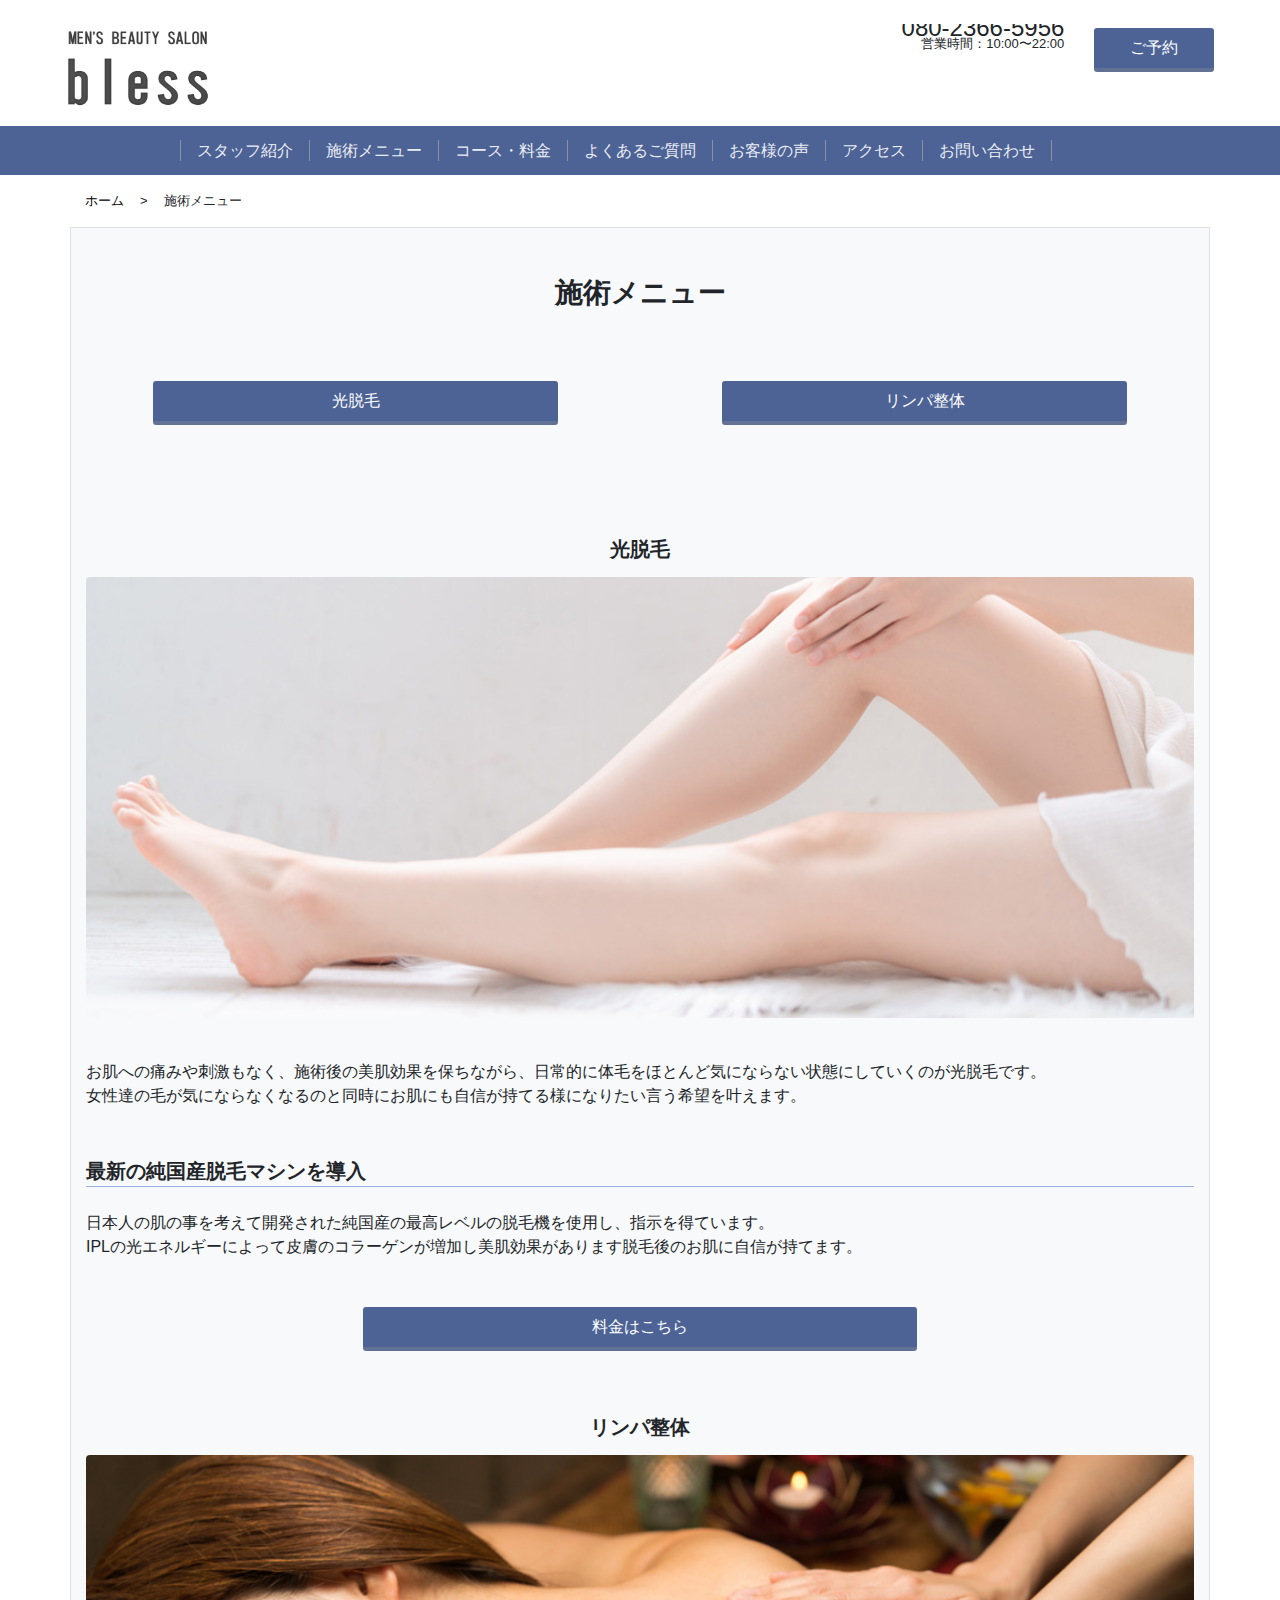
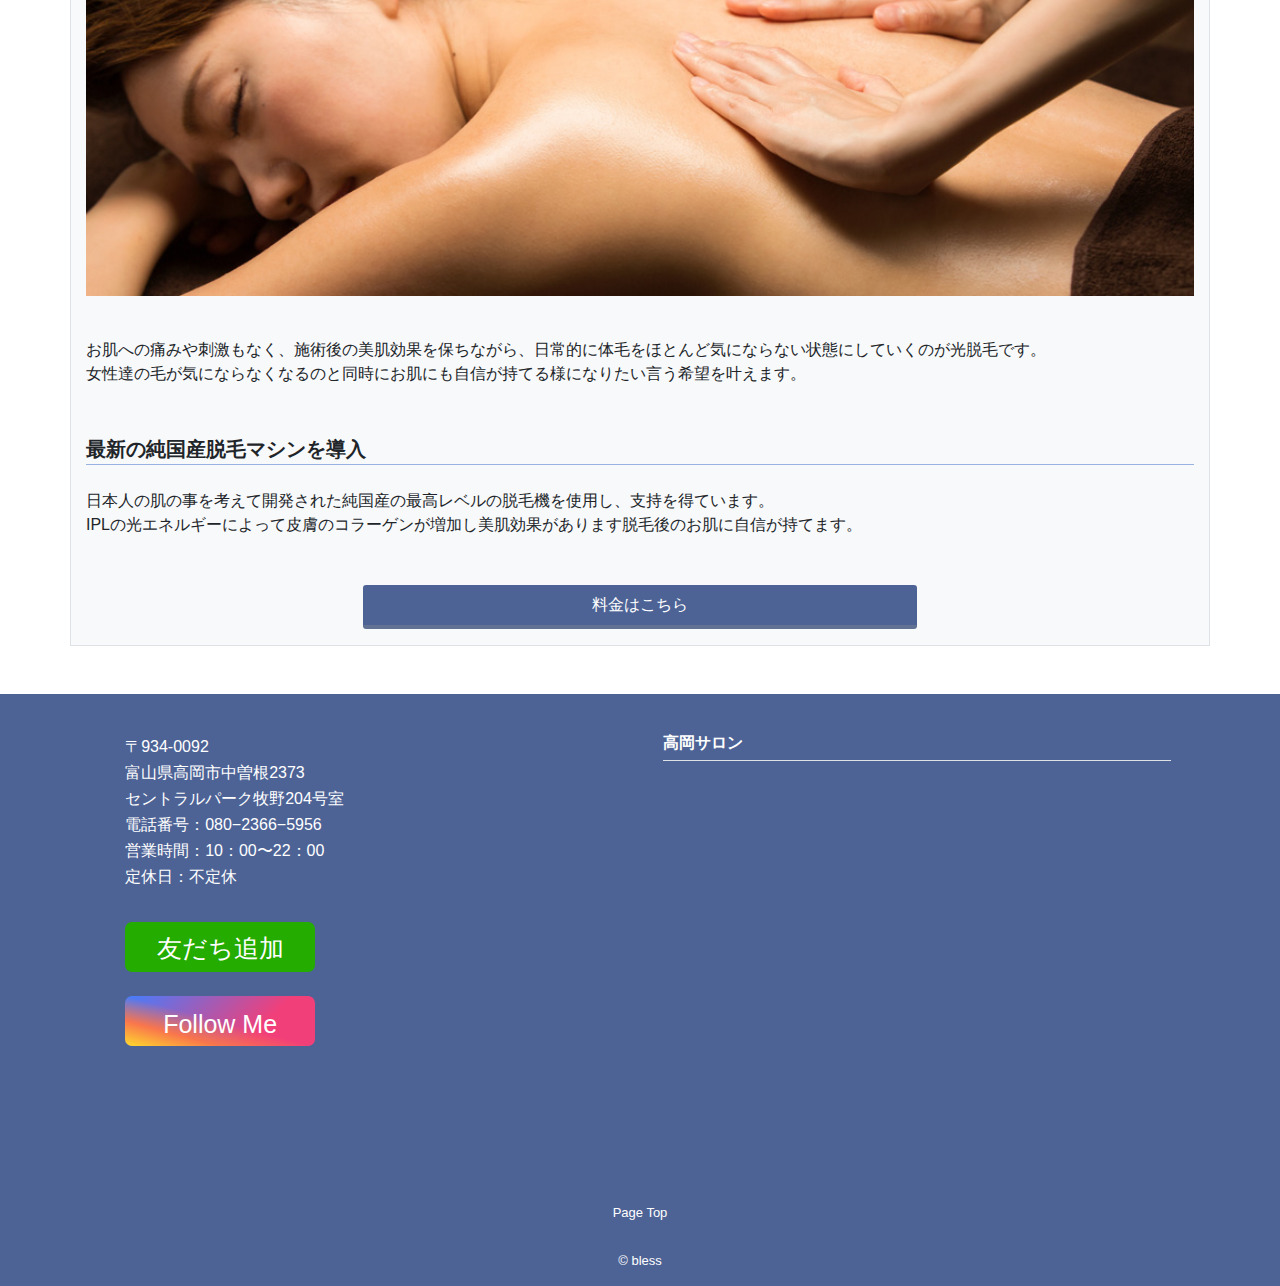
<file: treatment.html>
<!DOCTYPE html>
<html lang="ja">
<head>
  <meta charset="utf-8">
  <meta name="format-detection" content="telephone=no">
  <title>メンズ脱毛 - bless(ブレス)</title>
  <link rel="stylesheet" href="https://use.fontawesome.com/releases/v5.1.0/css/all.css" integrity="sha384-lKuwvrZot6UHsBSfcMvOkWwlCMgc0TaWr+30HWe3a4ltaBwTZhyTEggF5tJv8tbt" crossorigin="anonymous">
  <meta name="viewport" content="width=device-width, initial-scale=1, shrink-to-fit=no">
  <link rel="stylesheet" href="index.css">
  <link rel="stylesheet" href="css/bootstrap.min.css">
  <link rel="stylesheet" href="index2.css">
</head>
<body>　

  <div id="wrap">

  <!-- scroll navbar -->
  <div class="navber" id="page-top">
    <nav class="navbar navbar-expand-sm navbar-dark bg-dark my-3-3 mb-3">
      <button class="navbar-toggler menu-btn js__btn" type="button" data-toggle="collapse" data-target="#navbarNav4" aria-controls="navbarNav4" aria-expanded="false" aria-label="Toggle navigation">
          <span class="navbar-toggler-icon"></span>
      </button>
      <!-- bless　ホームボタン -->
      <a style="font-size: xx-large;font-family: cursive;" class="navbar-brand pl-5" href="index.html">bress</a>
      <!-- 選択画面 -->
      <div class="collapse navbar-collapse justify-content-end">
          <ul class="navbar-nav mr-5">
              <li class="nav-item pr-3">
                  <a class="nav-link" href="course.html">コース・料金</a>
              </li>
              <li class="nav-item pr-3">
                  <a class="nav-link" href="access.html">アクセス</a>
              </li>
              <li class="nav-item pr-3">
                  <a class="nav-link" href="reserve.html">ご予約フォーム</a>
              </li>
          </ul>
      </div>
  </nav>
  </div>

  <div class="header">
    <div class="container-filud">
      <div class="row pl-3">
        <div class="list-header"></div>
        <div class="col-lg-3 col head-icon-list" style="line-height:0.7em;">
          <a href="index.html" class="text-center">
            <img class="img-fluid top-img mx-5" src="bless1.png" alt="">
        </a>
        </div>

        <div class="col text-right py-1 list-header" style="line-height: 0em;">
          <p class="" style="font-size:150%;"><i class="fa fa-phone reverse" style="color: rgb(21, 59, 141);"></i> 080-2366-5956</p>
          <p class="" style="font-size: small;">営業時間：10:00〜22:00</p>
        </div>
        <div class="col-1 py-1 list-header">
          <a href="reserve.html" class="btn-square">ご予約</a>
        </div>
        <div class="col-1 list-header">
        </div>
        <div class="col icon text-right" style="color:  black;">
          <a href="tel:08023665956" class="tel"><i class="fa fa-phone-square px-2" style="font-size:300%;"></i></a>
          <i class="fa fa-bars px-2 menu-btn js__btn" style="font-size:300%;"></i><!-- 開閉用ボタン -->
        </div>
        <div class="col-1 icon"></div>
      </div>
    </div>
  </div>

  <!-- モーダルメニュー -->
  <div class="container-filud">
    <div class="row">
      <div class="col-6">

          <nav class="menu modai-fixed" id="js__nav">
          <ul>
              <li><a class="modal-menu" href="staff.html">スタッフ紹介</a></li>
              <li><a class="modal-menu" href="treatment.html">施術メニュー</a></li>
              <li><a class="modal-menu" href="course.html">コース・料金</a></li>
              <li><a class="modal-menu" href="question.html">よくあるご質問</a></li>
              <li><a class="modal-menu" href="customer.html">お客様の声</a></li>
              <li><a class="modal-menu" href="access.html">アクセス</a></li>
              <li><a class="modal-menu" href="infrom.html">お問い合わせ</a></li>
          </ul>
          <br><p class="modai-close" style="color: white;cursor: pointer;">CLOSE</p>
          </nav>
    </div>
  </div>
</div>





<!-- navbar -->
<div class="container-filud">
  <div class="row">
    <div class="col-12 list">
<nav class="navbar navbar-expand-sm navbar-light bg py-1" style="background-color: #4d6396;">
  <button class="navbar-toggler" type="button" data-toggle="collapse" data-target="#navbarNav4" aria-controls="navbarNav4" aria-expanded="false" aria-label="Toggle navigation">
      <span class="navbar-toggler-icon"></span>
  </button>

  <!-- 選択画面 -->
  <div class="collapse navbar-collapse justify-content-center">
      <ul class="navbar-nav mr-5 nav-border">


        <!-- ドロップダウンリスト -->
          <!-- <li class="nav-item　dropdown px-3">
            <a class="nav-link dropdown-toggle" href="#" id="navbarDropdown" role="button" data-toggle="dropdown" aria-haspopup="true" aria-expanded="false">ブレスについて</a>
          <div class="dropdown-menu" aria-labelledby="navbarDropdown">
            <a href="#" class="nav-link dropdown-toggle" id="navbarDropdown" role="button" aria-haspopup="true" aria-expanded="false">
            <a class="dropdown-item" href="#">スタッフ紹介</a>
          </div>-->

        </li>
        <li class="nav-item px-2">
            <a class="nav-link" href="staff.html">スタッフ紹介</a>
        </li>
            </li>
          <li class="nav-item px-2">
              <a class="nav-link" href="treatment.html">施術メニュー</a>
          </li>
          <li class="nav-item px-2">
              <a class="nav-link" href="course.html">コース・料金</a>
          </li>
          <li class="nav-item px-2">
            <a class="nav-link" href="question.html">よくあるご質問</a>
        </li>
          <li class="nav-item px-2">
            <a class="nav-link" href="customer.html">お客様の声</a>
        </li>
        <li class="nav-item px-2">
            <a class="nav-link" href="access.html">アクセス</a>
        </li>
        <li class="nav-item px-2">
          <a class="nav-link" href="infrom.html">お問い合わせ</a>
      </li>
      </ul>
  </div>
</nav>

    </div>
  </div>
</div>



<!-- カルーセル -->
<!-- <div id="carouselExampleControls" class="carousel slide carousel-fade carousel-text" data-ride="carousel" data-interval="3000" data-pause="hover"> 
  <div class="carousel-inner">
    <div class="carousel-item active">
      <img src="header.jpg" class="d-block w-100" height="500"　alt="">
    </div>
    <div class="carousel-item">
      <img src="img-eye-skincare.jpg" class="d-block w-100" height="500"　alt="">
    </div>
    <div class="carousel-item">
      <img src="img-eye-lymp.jpg" class="d-block w-100" height="500" alt="">
    </div>
  </div>
  <a class="carousel-control-prev" href="#carouselExampleControls" role="button" data-slide="prev">
    <span class="carousel-control-prev-icon" aria-hidden="true"></span>
    <span class="sr-only">Previous</span>
  </a>
  <a class="carousel-control-next" href="#carouselExampleControls" role="button" data-slide="next">
    <span class="carousel-control-next-icon" aria-hidden="true"></span>
    <span class="sr-only">Next</span>
  </a>
</div>-->


  <!-- loop autoplay muted -->




<!-- ホーム＞ -->
<div class="container">
  <div class="row">
    <div class="col-12 d-flex pt-3" style="font-size: small;">
      <a href="index.html"><i class="fa fa-home"></i> ホーム</a><p class="pl-3">></p><p class="pl-3">施術メニュー</p>
    </div>
  </div>
</div>




<!-- 施術フォーム -->
<div class="container mb-5 bg-light">
    <div class="row border">
      <div class="col-12">
  
      </div>
  <div class="col-12 pt-5 pb-5">
    <h3 class="text-center yugo">施術メニュー</h3>
  </div>

  <div class="col-md-6 col-sm-12 text-center py-3">
    <a href="#datumou" class="btn-square w-75">光脱毛</a>
  </div>

  <div class="col-md-6 col-sm-12 text-center py-3">
    <a href="#lymp" class="btn-square w-75">リンパ整体</a>
  </div>




  <div class="col-12 text-center pt-5 mt-5" id="datumou">
    <h5 class="mb-3 yugo">光脱毛</h5>
    <img class="img rounded pb-3" width="100%" height="90%" src="hunrose-leg.jpg">
  </div>

  <div class="col py-3">
    <p>お肌への痛みや刺激もなく、施術後の美肌効果を保ちながら、日常的に体毛をほとんど気にならない状態にしていくのが光脱毛です。<br>女性達の毛が気にならなくなるのと同時にお肌にも自信が持てる様になりたい言う希望を叶えます。</p>
  </div>



  <div class="col-12 pt-3">
    <h5 class="yugo line-height" style="border-bottom:solid 1px;border-color: #9ab1e6 ;">最新の純国産脱毛マシンを導入</h5>
  </div>

  <div class="col-12 py-3">
    <p>日本人の肌の事を考えて開発された純国産の最高レベルの脱毛機を使用し、指示を得ています。<br>
      IPLの光エネルギーによって皮膚のコラーゲンが増加し美肌効果があります脱毛後のお肌に自信が持てます。</p>
  </div>

    <div class="col-12 text-center py-3">
      <a href="course.html#datumou-course" class="btn-square w-50">料金はこちら</a>
    </div>


    <div class="col-12 text-center pt-5" id="lymp">
      <h5 class="mb-3 yugo">リンパ整体</h5>
      <img class="img rounded pb-3" width="100%" height="90%" src="img-eye-lymp.jpg">
    </div>
    <div class="col py-3">
      <p>お肌への痛みや刺激もなく、施術後の美肌効果を保ちながら、日常的に体毛をほとんど気にならない状態にしていくのが光脱毛です。<br>女性達の毛が気にならなくなるのと同時にお肌にも自信が持てる様になりたい言う希望を叶えます。</p>
    </div>

    <div class="col-12 pt-3">
      <h5 class="yugo line-height" style="border-bottom:solid 1px;border-color: #9ab1e6 ;">最新の純国産脱毛マシンを導入</h5>
    </div>
  
    <div class="col-12 py-3">
      <p>日本人の肌の事を考えて開発された純国産の最高レベルの脱毛機を使用し、支持を得ています。<br>
        IPLの光エネルギーによって皮膚のコラーゲンが増加し美肌効果があります脱毛後のお肌に自信が持てます。</p>
    </div>
  
      <div class="col-12 text-center py-3">
        <a href="course.html#datumou-lymp" class="btn-square w-50">料金はこちら</a>
      </div>
  




  </div>



  </div>








<!-- footer -->
<div class="container-filud h-100" style="background-color: #4d6396;color: white;color: white;">
  <div class="row pt-5">
    <div class="col-1 hidden-md"></div>
    <div class="col-lg col-md-11 ml-3" style="line-height: 10px;">
      <p>〒934-0092</p>
      <p>富山県高岡市中曽根2373</p>
      <p>セントラルパーク牧野204号室</p>
      <p>電話番号：080−2366−5956</p>
      <p>営業時間：10：00〜22：00</p>
      <p>定休日：不定休</p>

      <!-- Line insta -->
      <a href="https://line.me/ti/p/muXA9NWz7R" class="btn-social-long-line my-4">
        <i class="fab fa-line"></i> <span>友だち追加</span>
      </a>

      <br><a href="https://www.instagram.com/bless_2020.11.17?ref=badge" class="btn-social-long-insta">
        <i class="fab fa-instagram"></i> <span>Follow Me</span>
      </a>

    </div>
    <!-- google map -->
    <div class="col-lg col-md-10 google-map">
      <div class="border-bottom"><p style="font-weight: bold;line-height: 10%;">高岡サロン</p></div>
      <div class="embed-responsive embed-responsive-4by3 h-lg-75 mt-3">
        <iframe src="https://www.google.com/maps/embed?pb=!1m18!1m12!1m3!1d3196.0306579892376!2d137.0755331147282!3d36.76983197710927!2m3!1f0!2f0!3f0!3m2!1i1024!2i768!4f13.1!3m3!1m2!1s0x5ff79d538ed88915%3A0x724ea4890c41c5b6!2z44K744Oz44OI44Op44Or44OR44O844Kv54mn6YeO!5e0!3m2!1sja!2sjp!4v1610475948644!5m2!1sja!2sjp" width="600" height="450" frameborder="0" style="border:0;" allowfullscreen="" aria-hidden="false" tabindex="0"></iframe>

        <!-- ここに iframe 要素を挿入 -->
      </div>

    </div>
    <div class="col-1"></div>
  </div>

  <div class="row">
    <div class="col text-center pt-5" style="font-size: small;line-height: 100%;">
      <a href="#" style="color: white;">
      <i class="fas fa-angle-up" style="vertical-align:super;"></i>
      <p>Page Top</p>
    </a>
    </div>
  </div>

  <div class="row">
    <div class="col text-center mt-3" style="font-size: small;">
      <a href="index.html" style="color: white;">
      <p>© bless</p>
      </a>
    </div>
  </div>

</div>

<!-- wrap -->
</div>

<script type="text/javascript" src="js/jquery-3.5.1.min.js"></script>
<script type="text/javascript" src="js/bootstrap.bundle.min.js"></script>
<script type="text/javascript" src="index.js"></script>

</body>
</html>
</file>
<file: index.css>
body{
  position: relative;
}

#wrap {
  overflow: hidden;
}

.top-img{
  width: 50%;
  padding-bottom: 5%;
}

.btn-square {
  display: inline-block;
  width: 120px;
  
  padding: 0.5em 1em;
  text-align: center;
  text-decoration: none;
  background: #4d6396;/*ボタン色*/
  color: #FFF;
  border-bottom: solid 4px rgb(98, 114, 149);
  border-radius: 3px;
  transition: all 0.3s ease 0s;
}
.btn-square:hover {
  /*ボタンを押したとき*/
  color: white;
  text-decoration: none;
  opacity: 0.8;
  -webkit-transform:0.3s translateY(4px);
  transform: translateY(4px);/*下に動く*/
  /* border-bottom: none;線を消す */
}

/* 文字反転 */
.reverse{
  transform:scale(-1,1);
}

/* 非表示 */
.navber{
  line-height: 15px;
  position: absolute;
  top: 0;
  position: fixed;
  width: 100%;
  z-index: 10;
}

.dropdown:hover>.dropdown-menu {
  display: block;}

.nav-border li{
  border-right: 1px solid rgba(167, 165, 165,0.7);
  line-height: 5px;
  margin: 10px 0;
  
    }

.nav-border li:first-child{
  border-left: 1px solid rgba(167, 165, 165,0.7);
  }


  video{
    width: 100%;
    height: 50%;

  }

  .example {/*親div*/
    position: relative;/*相対配置*/
    }
  
  .example-p {
    position: absolute;/*絶対配置*/
    color: white;/*文字は白に*/
    top: 50%;
    left: 50%;
    -ms-transform: translate(-50%,-50%);
    -webkit-transform: translate(-50%,-50%);
    transform: translate(-50%,-50%);
    margin:0;
    padding:0;
    }

    .text-stroke{
      text-shadow:1px 1px #2b2b2b;
  }

  .bg{
    background-color: rgb(201, 196, 196);
  }

  .border_radius {
    border-radius: 100px;
    width: 180px;
}

.line-height{
  line-height: 30px;
}


/* zoom hover 文字拡大（ボツ） */
/* .zoom { 
  display: inline-block;
  transition: .3s;
  -webkit-transform: scale(1);
  transform: scale(1);
}
.zoom:hover {
  -webkit-transform: scale(1.1);
  transform: scale(1.1);
  color: ;
}*/



/* zoom hover 文字強調 */
.zoom { 
  position: relative;
  display: inline-block;
  transition: .3s;
  margin-top: 5%;
  font-weight: bold;

}
.zoom::before,
.zoom::after {
  position: absolute;
  content: '';
  width: 0;
  height: 1px;
  background-color: #0e2016;
  transition: .3s;
}
.zoom::before {
  top: 0;
  left: 0;
}
.zoom::after {
  bottom: 0;
  right: 0;
}

.hover-text:hover .zoom::before,
.hover-text:hover .zoom::after {
  width: 100%;
}

/* button 予約 */
.button {
  display: inline-block;
  width: 200px;
  height: 54px;
  text-align: center;
  text-decoration: none;
  line-height: 54px;
  outline: none;
}
.button::before,
.button::after {
  position: absolute;
  z-index: -1;
  display: block;
  content: '';
}
.button,
.button::before,
.button::after {
  -webkit-box-sizing: border-box;
  -moz-box-sizing: border-box;
  box-sizing: border-box;
  -webkit-transition: all .3s;
  transition: all .3s;
}

.button {
  position: relative;
  z-index: 2;
  background-color: #fff;
  border: 2px solid  #485a85;
  color: #333;
  line-height: 50px;
  overflow: hidden;
}
.button:hover {
  color: #fff;
}
.button::after {
  top: -100%;
  width: 100%;
  height: 100%;
}
.button:hover::after {
  top: 0;
  background-color: #333;
}


/* insta用ボタン */
.btn-social-long-insta {
  /*ボタンの下地*/
  color: #FFF;/*文字・アイコン色*/
  border-radius: 7px;/*角丸に*/
  position: relative;
  display: inline-block;
  height: 50px;/*高さ*/
  width: 190px;/*幅*/
  text-align: center;/*中身を中央寄せ*/
  font-size: 25px;/*文字のサイズ*/
  line-height: 50px;/*高さと合わせる*/
  background: linear-gradient(135deg, #427eff 0%, #f13f79 70%) no-repeat;/*グラデーション①*/
  overflow: hidden;/*はみ出た部分を隠す*/
  text-decoration:none;/*下線は消す*/
}

.btn-social-long-insta:before {
  /*グラデーション②*/
  content: '';
  position: absolute;
  top: 0;
  left: 0;
  width: 100%;/*全体を覆う*/
  height: 100%;/*全体を覆う*/
  background: linear-gradient(15deg, #ffdb2c, rgb(249, 118, 76) 25%, rgba(255, 77, 64, 0) 50%) no-repeat;
}

.btn-social-long-insta .fa-instagram {
  /*アイコン*/
  font-size: 35px;/*アイコンサイズ*/
  position: relative;
  top: 4px;/*アイコン位置の微調整*/
}

.btn-social-long-insta span {
  /*テキスト*/
  display:inline-block;
  position: relative;
  transition: .5s}

.btn-social-long-insta:hover span {
  /*ホバーで一周回転*/
  -webkit-transform: rotateX(360deg);
  transform: rotateX(360deg);
}



/* ライン用ボタン */
.btn-social-long-line {
  color: #FFF;/*文字・アイコン色*/
  border-radius: 7px;/*角丸に*/
  display: inline-block;
  height: 50px;/*高さ*/
  width: 190px;/*幅*/
  text-align: center;/*中身を中央寄せ*/
  font-size: 25px;/*文字のサイズ*/
  line-height: 50px;/*高さと合わせる*/
  background: rgb(37,172,0);
  overflow: hidden;/*はみ出た部分を隠す*/
  text-decoration:none;/*下線は消す*/
}

.btn-social-long-line .fa-line {
  font-size: 30px;
}

.btn-social-long-line span {
  /*テキスト*/
  display:inline-block;
  transition: .5s;
}

.btn-social-long-line:hover span {
  /*ホバーで一周回転*/
  -webkit-transform: rotateX(360deg);
  transform: rotateX(360deg);
}


/* 最新コラム */
.balloon1 {
  position: relative;
  display: inline-block;
  padding: 7px 10px;
  min-width: 120px;
  max-width: 100%;
  color: rgb(0, 0, 0);
  font-size: 16px;
  background: #a5a5a5;
  width: 100%;
}

.balloon1:before {
  content: "";
  position: absolute;
  top: 100%;
  left: 50%;
  margin-left: -15px;
  border: 10px solid transparent;
  border-top: 10px solid#a5a5a5;
}

.balloon1 p {
  margin: 0;
  padding: 0;
}

.columu{
  border: 1px solid;
  border-color: #cccdd4;
  height: 100%;
}

/* コラム内写真 */
.img_wrap{
  border: 1px solid #ddd;
  width: 100%;
  height: 100%;
  margin: 0 auto;
  overflow: hidden;
  background: #000;
}
.img_wrap img{
  width: 100%;
  height: 100%;
  cursor: pointer;
  transition-duration: 0.3s;
}
.img_wrap:hover img{
  opacity: 0.9;
  transition-duration: 0.3s;
  outline: 1px solid rgb(231, 228, 228);
  outline-offset: -10px;
}

.img_wrap {/*親div*/
  position: relative;/*相対配置*/
  }

.img_wrap p {
  position: absolute;/*絶対配置*/
  color: white;/*文字は白に*/
  top: 0;
  left: 0;
  background-color: black;
  font-size: smaller;
  padding: 1% 5%;
  }

  /* コラム内文章・ボタン */
  

  .btn-partial-line {
    position: relative;
    display: inline-block;
    font-weight: bold;
    padding: 0.25em 0.5em;
    text-decoration: none;
    border-bottom: solid 1px #000000;
    border-left: solid 1px #000000;
    color: #000000;
    transition: .4s;
  }
  
  .btn-partial-line:hover {
    padding-left: 0.7em;
    padding-right: 0.3em;
    
  }



/* PCサイズ以上に限定 */
@media screen and (min-width: 992px) {
  .vio-img{
    display: none;
  }

}

/* タブレットサイズ以下に限定 */
@media screen and (max-width: 991px) {
  .google-map {
      margin: 5% 10%;
  }
  .list {
    display: none;
  }
  .list-header{
    display: none;
  }
  .head-icon-list{
    padding-bottom: 1%;
  }

  .top-img{
    width: 30%;
    padding-bottom: 0%;
  }
  .all-img{
    display: none;
  }
  .hige_img{
    width: 75%;
    
  }

}

/* タブレットサイズ以下に限定 */
@media screen and (min-width: 991px) {
  .icon{
    display: none;
  }

  .tel {
    pointer-events: none;
    cursor: default;
  }

}


/* スマホサイズ以下に限定 */
@media screen and (min-width: 768px) {

}

.example-top{
  font-size: 500%;
}
.example-bottom{
  font-size: 150%;
}

/* スマホサイズ以下に限定 */
@media screen and (max-width: 768px) {

  .example-p {
    position: absolute;/*絶対配置*/
    color: white;/*文字は白に*/
    top: 75%;
    left: 50%;
    -ms-transform: translate(-50%,-50%);
    -webkit-transform: translate(-50%,-50%);
    transform: translate(-50%,-50%);
    margin:0;
    padding:0;
    }
    .example-top{
      font-size: 300%;
    }
    .example-bottom{
      font-size: 100%;
    }
    .top-img{
      width: 40%;
      padding-bottom: 0%;
    }
    .modai-close{
      padding-right: 20px;
    }


}

@media screen and (max-width: 768px){
  .modal-menu{
    margin-left: 0em;
  }
  .modai-close{
    margin-right: 0em;
  }
  .index-reserve{
    padding: 1.5rem;
  }

  .q-and-a h5{
    font-size: small
  }
}


@media screen and (max-width: 400px){
  .modal-menu{
    margin-right: 3em;
  }
  .modai-close{
    display: none;
  }

}

@media(min-width:1133px){
  .mail-reserve-btn {
    margin-top: 1rem;
  }
}

@media(min-width:1194px){
  .mail-reserve-btn {
    margin-bottom: 1rem;
  }
}


/* モーダル開閉用ボタンのスタイル */
.menu-btn {
  color: #000;
  text-align: center;
  cursor: pointer;
  z-index: 100;
}

.menu-btn span {
  color: #fff;
}

.menu-btn span:after {
  content: attr(data-txt-menu);
}

/* 開閉用ボタンがクリックされた時のスタイル */
.open .menu-btn span:after {
  content: attr(data-txt-close);
}

/* モーダルウィンドウのスタイル */
.menu {
  position: fixed;
  display: table;
  top: 0;
  left: 0;
  width: 100%;
  height: 100%;
  background: rgba(0,0,0,.8);
  -webkit-transition: all .5s;
  transition: all .5s;
  visibility: hidden;
  opacity: 0;
  z-index: 50;
}

.menu ul {
  display: table-cell;
  vertical-align: middle;
  list-style: none;
  padding-left:10% ;
}

.menu li {
  width: 300px;
  height: 80px;
  line-height: 80px;
  margin: 0 auto;
  text-align: center;
}

.menu li a {
  display: block;
  font-size: 18px;
  color: #fff;
}

.menu li a:hover {
  color: #999;
}

/* 開閉用ボタンがクリックされた時のスタイル */
.open .menu {
  cursor: url(../images/cross.svg),auto;
  -webkit-transition: all .5s;
  transition: all .5s;
  visibility: visible;
  opacity: 1;
}


.yugo{
  font-family: '游明朝','Yu Mincho',YuMincho,'Hiragino Mincho Pro',serif;
  font-weight: bold;
}

.yugo-light{
  font-family: '游明朝','Yu Mincho',YuMincho,'Hiragino Mincho Pro',serif;
}

.trim-image-to-circle {
  width:  150px;       /* ※縦横を同値に */
  height: 150px;       /* ※縦横を同値に */
  border-radius: 50%;  /* 角丸半径を50%にする(=円形にする) */
  background-position: left top;  /* 横長画像の左上を基準に表示 */
  display: inline-block;          /* 複数の画像を横に並べたい場合 */
}

/* validate error message */
.error{
  color: red;
}

/* モーダル表示時に背景固定 */
 body.fixed {
  position: fixed;
  left: 0;
}
</file>
<file: index2.css>
/* bootstrapより優先させるcss */
.navbar-light .navbar-nav .nav-link {
    color: rgba(255, 255, 255, 0.9);
}
.navbar-light .navbar-nav .nav-link:focus, .navbar-light .navbar-nav .nav-link:hover {
    color: rgba(49, 49, 49, 0.7);
}


a {
    color:black;
  }
  
  a:hover{
    color:black;
    text-decoration: none;
  }

  ul {
    margin:0;
    padding:0;
    list-style:none;
  }
  ul li{
    margin:0;
    padding:0;
    list-style:none;
  }
</file>
